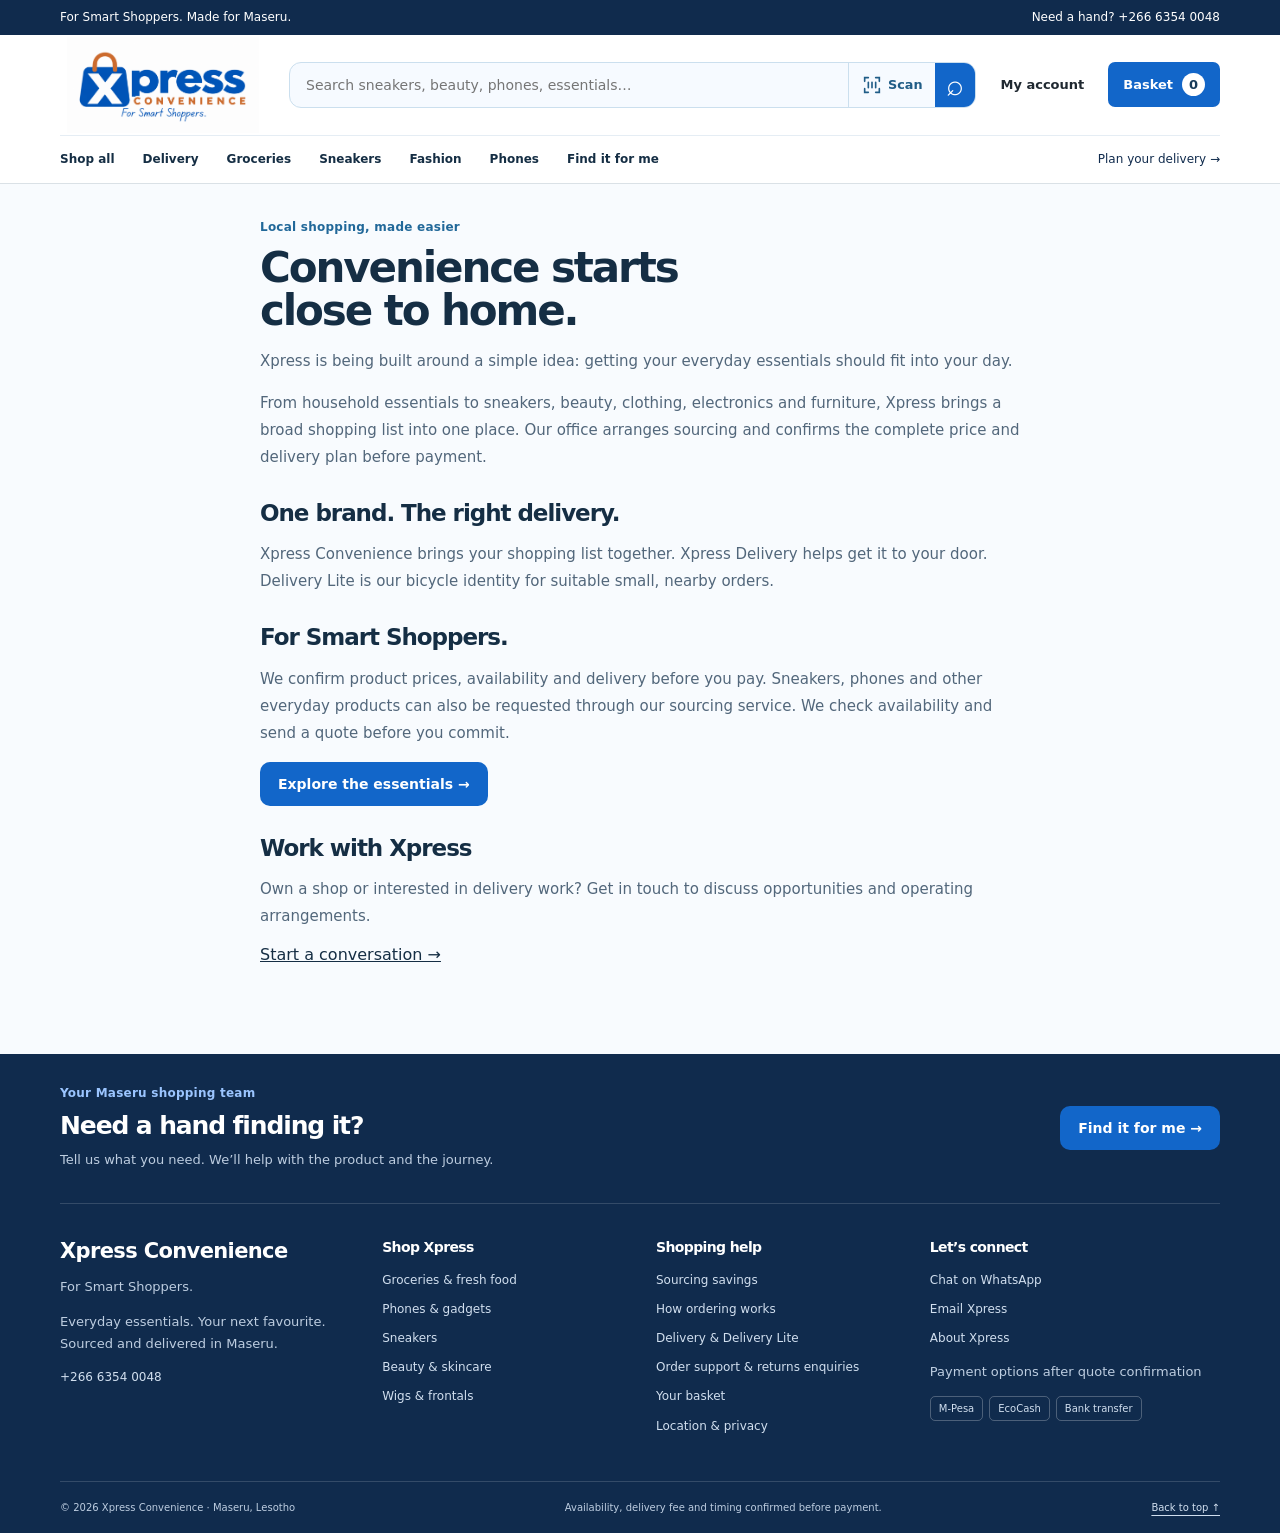
<file: about.html>
<!doctype html><html lang="en"><head><meta name="application-name" content="Xpress Convenience"><meta name="apple-mobile-web-app-title" content="Xpress Convenience"><meta charset="utf-8"><meta name="viewport" content="width=device-width,initial-scale=1"><meta name="theme-color" content="#1266c9"><meta name="description" content="Shop everyday essentials with Xpress Convenience in Maseru. Build a basket and explore Xpress Delivery and Delivery Lite."><title>Our story | Xpress Convenience</title><link rel="manifest" href="manifest.webmanifest"><link rel="icon" href="assets/favicon.svg" type="image/svg+xml"><link rel="stylesheet" href="assets/store.css"><link rel="stylesheet" href="assets/enhancements.css"><link rel="stylesheet" href="assets/retail.css"><link rel="stylesheet" href="assets/xpress.css"><script defer src="assets/imported-catalogue.js"></script><script defer src="assets/market-catalogue.js"></script><script defer src="assets/expanded-catalogue.js"></script><script defer src="assets/maseru-essentials.js"></script><script defer src="assets/departments.js"></script><script defer src="assets/delivery-engine.js"></script><script defer src="assets/navigation.js"></script><script defer src="assets/search-engine.js"></script><script defer src="assets/catalogue-data.js"></script><script defer src="assets/product-details-data.js"></script><script defer src="assets/product-model.js"></script><script defer src="assets/shop.js"></script><link rel="stylesheet" href="assets/sky.css"><link rel="stylesheet" href="assets/product.css"></head><body class="retail" data-page="about"><a class="skip" href="#main">Skip to content</a><div class="retail-top"><div class="wrap"><span>For Smart Shoppers. Made for Maseru.</span><a href="tel:+26663540048">Need a hand? +266 6354 0048</a></div></div><header class="ec-header retail-header"><div class="ec-header-inner"><a aria-label="Xpress Convenience home" class="ec-brand" href="index.html"><img alt="Xpress Convenience" height="1280" src="assets/xpress-blue-logo.png" width="1280"/></a><form action="products.html" class="global-search" role="search"><label class="sr-only" for="global-query">Search products</label><input id="global-query" name="q" placeholder="Search sneakers, beauty, phones, essentials…" type="search"/><a class="scan-search-link" href="scan.html" aria-label="Scan a barcode or product label" title="Scan & search"><svg width="22" height="22" viewBox="0 0 24 24" fill="none" aria-hidden="true"><path d="M8 4H4v4m12-4h4v4M4 16v4h4m12-4v4h-4M8 9v6m4-6v6m4-6v6" stroke="currentColor" stroke-width="1.8" stroke-linecap="round"/></svg><span>Scan</span></a><button aria-label="Search" type="submit">⌕</button></form><a class="account-link" href="account.html">My account</a><a class="ec-basket" href="checkout.html">Basket <span data-cart-count="">0</span></a><button aria-controls="ec-nav" aria-expanded="false" class="ec-menu" type="button">Menu</button></div><div class="retail-nav wrap"><nav aria-label="Main navigation" class="ec-nav" id="ec-nav"><a href="products.html">Shop all</a><a href="delivery.html">Delivery</a><a href="products.html?category=food">Groceries</a><a href="products.html?category=sneakers">Sneakers</a><a href="products.html?category=clothing">Fashion</a><a href="products.html?category=phones">Phones</a><a href="source.html">Find it for me</a><a class="mobile-account" href="account.html">My account</a><button class="ec-install" hidden="" type="button">Install Xpress Convenience</button></nav><a class="delivery-link" href="checkout.html">Plan your delivery →</a></div></header><main id="main"><article class="privacy-content wrap"><span class="kicker">Local shopping, made easier</span><h1>Convenience starts<br>close to home.</h1><p>Xpress is being built around a simple idea: getting your everyday essentials should fit into your day.</p><p>From household essentials to sneakers, beauty, clothing, electronics and furniture, Xpress brings a broad shopping list into one place. Our office arranges sourcing and confirms the complete price and delivery plan before payment.</p><h2>One brand. The right delivery.</h2><p>Xpress Convenience brings your shopping list together. Xpress Delivery helps get it to your door. Delivery Lite is our bicycle identity for suitable small, nearby orders.</p><h2>For Smart Shoppers.</h2><p>We confirm product prices, availability and delivery before you pay. Sneakers, phones and other everyday products can also be requested through our sourcing service. We check availability and send a quote before you commit.</p><a class="button" href="products.html">Explore the essentials →</a><h2>Work with Xpress</h2><p>Own a shop or interested in delivery work? Get in touch to discuss opportunities and operating arrangements.</p><a href="https://wa.me/26663540048">Start a conversation →</a></article></main><footer class="retail-footer xpress-footer"><div class="wrap footer-help"><div><span class="kicker">Your Maseru shopping team</span><h2>Need a hand finding it?</h2><p>Tell us what you need. We’ll help with the product and the journey.</p></div><a class="button" href="source.html">Find it for me →</a></div><div class="wrap footer-grid"><div class="footer-brand"><strong>Xpress Convenience</strong><p>For Smart Shoppers.</p><p>Everyday essentials. Your next favourite. Sourced and delivered in Maseru.</p><a href="tel:+26663540048">+266 6354 0048</a></div><div><h3>Shop Xpress</h3><a href="products.html?category=food">Groceries &amp; fresh food</a><a href="products.html?category=phones">Phones &amp; gadgets</a><a href="products.html?category=sneakers">Sneakers</a><a href="products.html?category=beauty">Beauty &amp; skincare</a><a href="products.html?category=wigs">Wigs &amp; frontals</a></div><div><h3>Shopping help</h3><a href="savings.html">Sourcing savings</a><a href="help.html">How ordering works</a><a href="delivery.html">Delivery &amp; Delivery Lite</a><a href="help.html#aftercare">Order support &amp; returns enquiries</a><a href="checkout.html">Your basket</a><a href="privacy.html">Location &amp; privacy</a></div><div><h3>Let’s connect</h3><a href="https://wa.me/26663540048">Chat on WhatsApp</a><a href="mailto:expressconvenience2.4.7@gmail.com">Email Xpress</a><a href="about.html">About Xpress</a><p>Payment options after quote confirmation</p><div class="payment-tags"><span>M-Pesa</span><span>EcoCash</span><span>Bank transfer</span></div></div></div><div class="wrap footer-bottom"><span>© 2026 Xpress Convenience · Maseru, Lesotho</span><span>Availability, delivery fee and timing confirmed before payment.</span><a href="#main">Back to top ↑</a></div></footer><a class="mobile-cart" href="checkout.html" hidden><span>Your basket · <b data-cart-count>0</b> items</span><strong>Review basket →</strong></a></body></html>
</file>
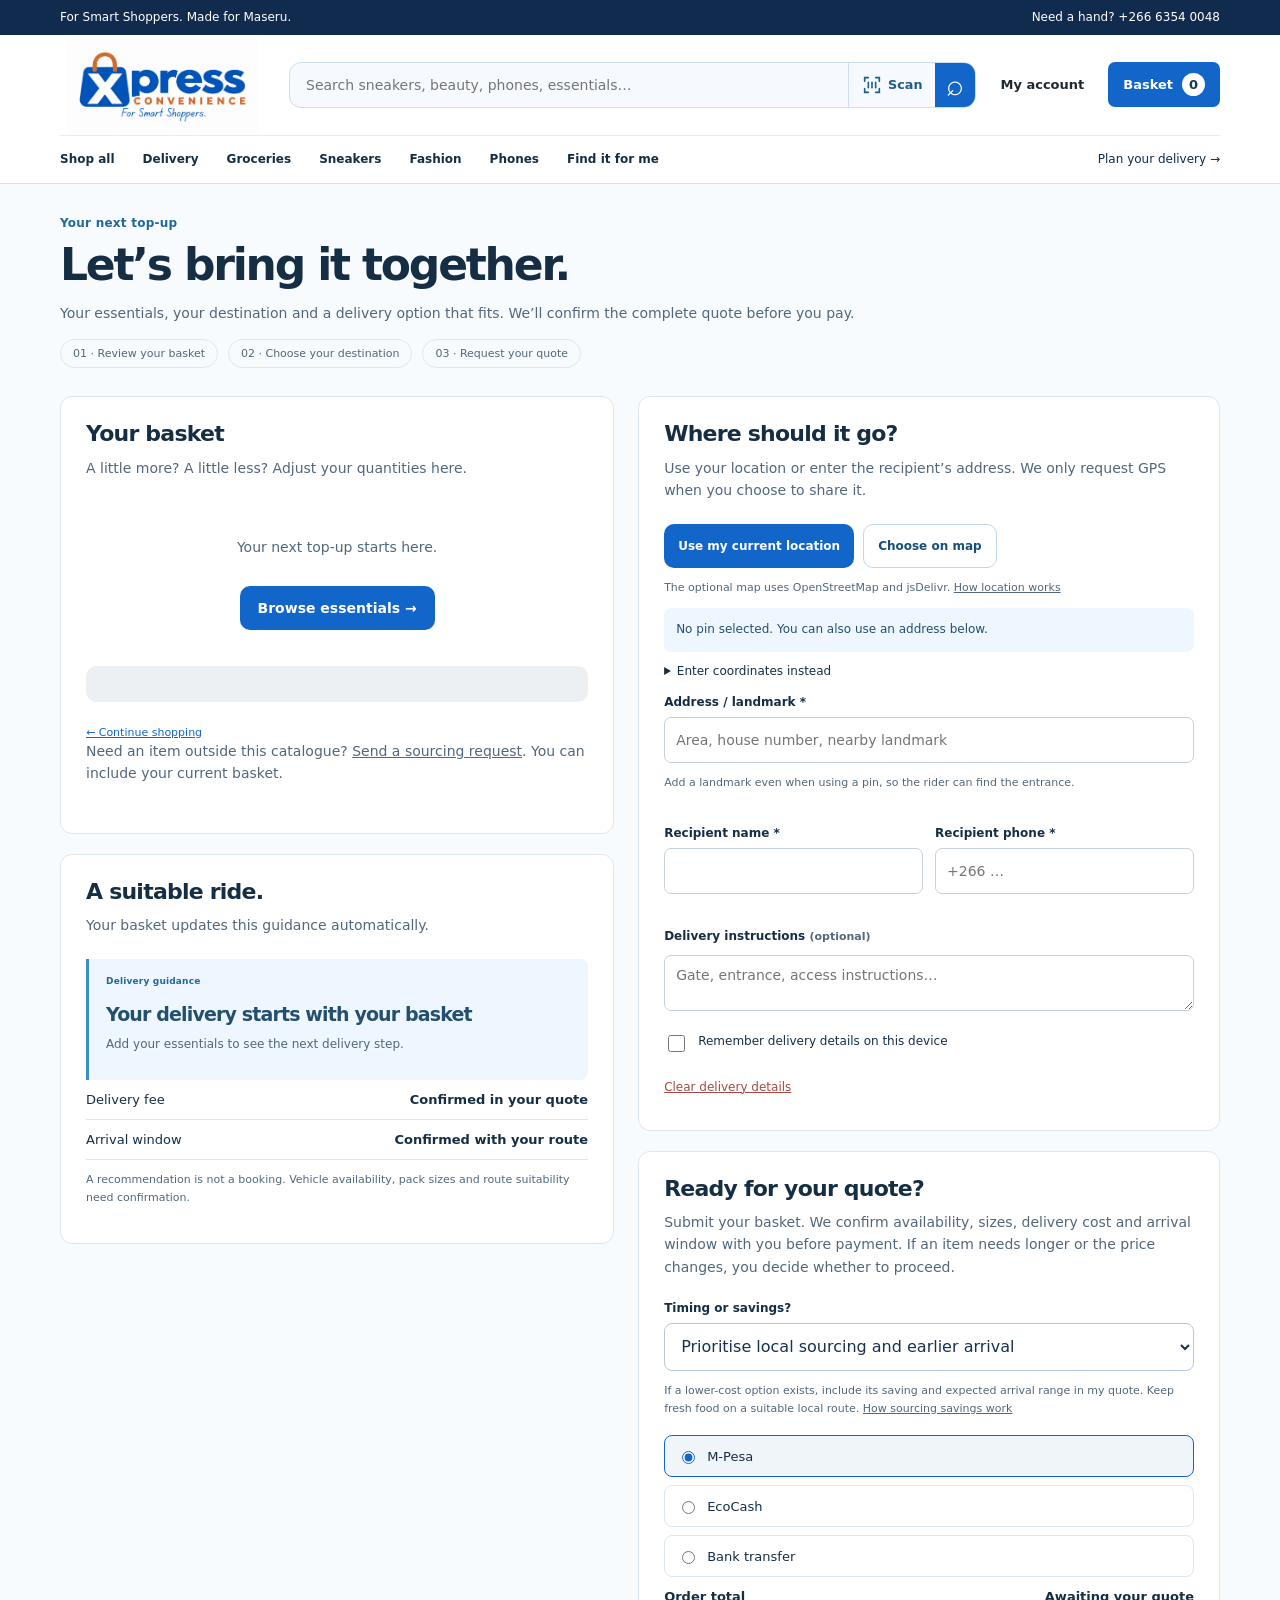
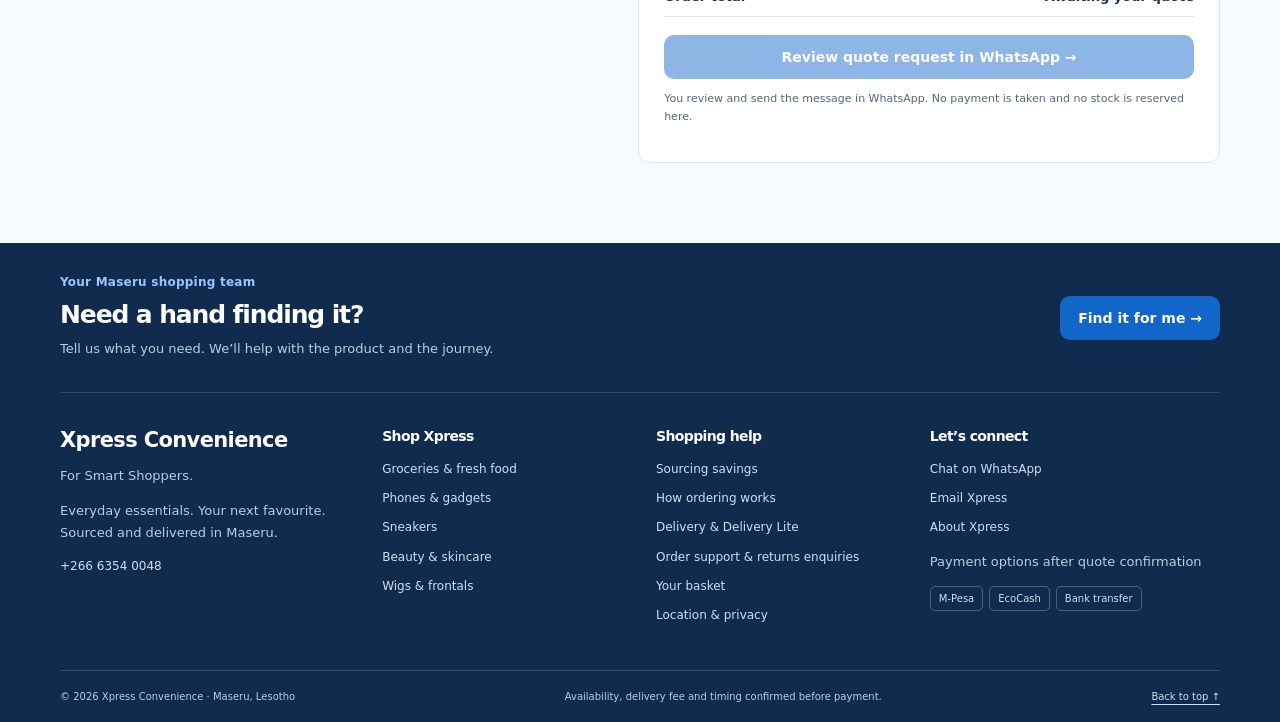
<file: checkout.html>
<!doctype html><html lang="en"><head><meta name="application-name" content="Xpress Convenience"><meta name="apple-mobile-web-app-title" content="Xpress Convenience"><meta charset="utf-8"><meta name="viewport" content="width=device-width,initial-scale=1"><meta name="theme-color" content="#1266c9"><meta name="description" content="Shop everyday essentials with Xpress Convenience in Maseru. Build a basket and explore Xpress Delivery and Delivery Lite."><title>Your basket | Xpress Convenience</title><link rel="manifest" href="manifest.webmanifest"><link rel="icon" href="assets/favicon.svg" type="image/svg+xml"><link rel="stylesheet" href="assets/store.css"><link rel="stylesheet" href="assets/enhancements.css"><link rel="stylesheet" href="assets/retail.css"><link rel="stylesheet" href="assets/xpress.css"><script defer src="assets/imported-catalogue.js"></script><script defer src="assets/market-catalogue.js"></script><script defer src="assets/expanded-catalogue.js"></script><script defer src="assets/maseru-essentials.js"></script><script defer src="assets/departments.js"></script><script defer src="assets/delivery-engine.js"></script><script defer src="assets/navigation.js"></script><script defer src="assets/search-engine.js"></script><script defer src="assets/catalogue-data.js"></script><script defer src="assets/product-details-data.js"></script><script defer src="assets/product-model.js"></script><script defer src="assets/shop.js"></script><script defer src="assets/checkout.js"></script><link rel="stylesheet" href="assets/sky.css"><link rel="stylesheet" href="assets/product.css"></head><body class="retail" data-page="checkout"><a class="skip" href="#main">Skip to content</a><div class="retail-top"><div class="wrap"><span>For Smart Shoppers. Made for Maseru.</span><a href="tel:+26663540048">Need a hand? +266 6354 0048</a></div></div><header class="ec-header retail-header"><div class="ec-header-inner"><a aria-label="Xpress Convenience home" class="ec-brand" href="index.html"><img alt="Xpress Convenience" height="1280" src="assets/xpress-blue-logo.png" width="1280"/></a><form action="products.html" class="global-search" role="search"><label class="sr-only" for="global-query">Search products</label><input id="global-query" name="q" placeholder="Search sneakers, beauty, phones, essentials…" type="search"/><a class="scan-search-link" href="scan.html" aria-label="Scan a barcode or product label" title="Scan & search"><svg width="22" height="22" viewBox="0 0 24 24" fill="none" aria-hidden="true"><path d="M8 4H4v4m12-4h4v4M4 16v4h4m12-4v4h-4M8 9v6m4-6v6m4-6v6" stroke="currentColor" stroke-width="1.8" stroke-linecap="round"/></svg><span>Scan</span></a><button aria-label="Search" type="submit">⌕</button></form><a class="account-link" href="account.html">My account</a><a class="ec-basket" href="checkout.html">Basket <span data-cart-count="">0</span></a><button aria-controls="ec-nav" aria-expanded="false" class="ec-menu" type="button">Menu</button></div><div class="retail-nav wrap"><nav aria-label="Main navigation" class="ec-nav" id="ec-nav"><a href="products.html">Shop all</a><a href="delivery.html">Delivery</a><a href="products.html?category=food">Groceries</a><a href="products.html?category=sneakers">Sneakers</a><a href="products.html?category=clothing">Fashion</a><a href="products.html?category=phones">Phones</a><a href="source.html">Find it for me</a><a class="mobile-account" href="account.html">My account</a><button class="ec-install" hidden="" type="button">Install Xpress Convenience</button></nav><a class="delivery-link" href="checkout.html">Plan your delivery →</a></div></header><main id="main"><section class="checkout-header wrap"><span class="kicker">Your next top-up</span><h1>Let’s bring it together.</h1><p>Your essentials, your destination and a delivery option that fits. We’ll confirm the complete quote before you pay.</p><div class="checkout-steps"><span>01 · Review your basket</span><span>02 · Choose your destination</span><span>03 · Request your quote</span></div></section><section class="checkout-grid wrap"><div class="checkout-stack"><div class="panel"><h2>Your basket</h2><p class="help">A little more? A little less? Adjust your quantities here.</p><div id="cart-items" aria-live="polite"></div><a href="products.html" class="product-detail">← Continue shopping</a><p class="help">Need an item outside this catalogue? <a href="source.html">Send a sourcing request</a>. You can include your current basket.</p><div class="summary-note" id="summary-note">Prices and availability will be confirmed with your quote.</div></div><div class="panel"><h2>A suitable ride.</h2><p class="help">Your basket updates this guidance automatically.</p><div class="recommendation" id="delivery-recommendation" aria-live="polite"><span class="eyebrow">Delivery guidance</span><h3 id="delivery-title"></h3><p id="delivery-reason"></p><p id="delivery-weight"></p></div><div class="summary-row"><span>Delivery fee</span><strong>Confirmed in your quote</strong></div><div class="summary-row"><span>Arrival window</span><strong>Confirmed with your route</strong></div><p class="fineprint">A recommendation is not a booking. Vehicle availability, pack sizes and route suitability need confirmation.</p></div></div><div class="checkout-stack"><div class="panel"><h2>Where should it go?</h2><p class="help">Use your location or enter the recipient’s address. We only request GPS when you choose to share it.</p><div class="location-actions"><button class="button" id="use-location" type="button">Use my current location</button><button class="button outline" id="open-map" type="button">Choose on map</button></div><p class="fineprint">The optional map uses OpenStreetMap and jsDelivr. <a href="privacy.html">How location works</a></p><div id="location-result" class="location-status" role="status">No pin selected. You can also use an address below.</div><div class="map-shell" id="map-shell" hidden><div id="delivery-map" role="region" aria-label="Delivery map; tap to place a pin"></div><p class="fineprint">Tap the map or drag the pin to the correct entrance. You can also enter coordinates below.</p></div><details class="manual-coords"><summary>Enter coordinates instead</summary><div class="coordinate-fields"><div class="field"><label for="manual-lat">Latitude</label><input id="manual-lat" type="number" step="any" min="-90" max="90" placeholder="e.g. -29.31"></div><div class="field"><label for="manual-lng">Longitude</label><input id="manual-lng" type="number" step="any" min="-180" max="180" placeholder="e.g. 27.48"></div></div><button class="button outline" id="apply-coords" type="button">Use these coordinates</button></details><label class="inline-check location-confirm" id="pin-confirm-row" hidden><input type="checkbox" id="confirm-pin"><span>I have checked this pin. It is the delivery destination.</span></label><button class="remove" id="clear-pin" type="button" hidden>Remove this pin</button><div class="field"><label for="delivery-address">Address / landmark <span aria-hidden="true">*</span></label><input id="delivery-address" autocomplete="street-address" maxlength="250" placeholder="Area, house number, nearby landmark" required><p class="fineprint">Add a landmark even when using a pin, so the rider can find the entrance.</p></div><div class="customer-name-grid"><div class="field"><label for="recipient-name">Recipient name <span aria-hidden="true">*</span></label><input id="recipient-name" autocomplete="name" maxlength="80" required></div><div class="field"><label for="recipient-phone">Recipient phone <span aria-hidden="true">*</span></label><input id="recipient-phone" type="tel" autocomplete="tel" maxlength="25" placeholder="+266 …" required></div></div><div class="field"><label for="delivery-notes">Delivery instructions <span class="fineprint">(optional)</span></label><textarea id="delivery-notes" rows="2" maxlength="500" placeholder="Gate, entrance, access instructions…"></textarea></div><label class="inline-check"><input id="remember-location" type="checkbox"><span>Remember delivery details on this device</span></label><button class="remove" id="clear-details" type="button">Clear delivery details</button></div><div class="panel"><h2>Ready for your quote?</h2><p class="help">Submit your basket. We confirm availability, sizes, delivery cost and arrival window with you before payment. If an item needs longer or the price changes, you decide whether to proceed.</p><div class="field"><label for="sourcing-preference">Timing or savings?</label><select id="sourcing-preference"><option value="local">Prioritise local sourcing and earlier arrival</option><option value="flexible">Compare a lower-cost option — I can wait</option></select><p class="fineprint">If a lower-cost option exists, include its saving and expected arrival range in my quote. Keep fresh food on a suitable local route. <a href="savings.html">How sourcing savings work</a></p></div><div class="pay-options" role="radiogroup" aria-label="Payment preference"><label class="pay-option"><input type="radio" name="payment" value="M-Pesa" checked> M-Pesa</label><label class="pay-option"><input type="radio" name="payment" value="EcoCash"> EcoCash</label><label class="pay-option"><input type="radio" name="payment" value="Bank transfer"> Bank transfer</label></div><div class="summary-row quote-total"><span>Order total</span><span>Awaiting your quote</span></div><p id="quote-error" class="quote-error" role="alert" hidden></p><button class="button checkout-action" id="send-enquiry" type="button">Review quote request in WhatsApp →</button><p class="fineprint">You review and send the message in WhatsApp. No payment is taken and no stock is reserved here.</p></div></div></section></main><footer class="retail-footer xpress-footer"><div class="wrap footer-help"><div><span class="kicker">Your Maseru shopping team</span><h2>Need a hand finding it?</h2><p>Tell us what you need. We’ll help with the product and the journey.</p></div><a class="button" href="source.html">Find it for me →</a></div><div class="wrap footer-grid"><div class="footer-brand"><strong>Xpress Convenience</strong><p>For Smart Shoppers.</p><p>Everyday essentials. Your next favourite. Sourced and delivered in Maseru.</p><a href="tel:+26663540048">+266 6354 0048</a></div><div><h3>Shop Xpress</h3><a href="products.html?category=food">Groceries &amp; fresh food</a><a href="products.html?category=phones">Phones &amp; gadgets</a><a href="products.html?category=sneakers">Sneakers</a><a href="products.html?category=beauty">Beauty &amp; skincare</a><a href="products.html?category=wigs">Wigs &amp; frontals</a></div><div><h3>Shopping help</h3><a href="savings.html">Sourcing savings</a><a href="help.html">How ordering works</a><a href="delivery.html">Delivery &amp; Delivery Lite</a><a href="help.html#aftercare">Order support &amp; returns enquiries</a><a href="checkout.html">Your basket</a><a href="privacy.html">Location &amp; privacy</a></div><div><h3>Let’s connect</h3><a href="https://wa.me/26663540048">Chat on WhatsApp</a><a href="mailto:expressconvenience2.4.7@gmail.com">Email Xpress</a><a href="about.html">About Xpress</a><p>Payment options after quote confirmation</p><div class="payment-tags"><span>M-Pesa</span><span>EcoCash</span><span>Bank transfer</span></div></div></div><div class="wrap footer-bottom"><span>© 2026 Xpress Convenience · Maseru, Lesotho</span><span>Availability, delivery fee and timing confirmed before payment.</span><a href="#main">Back to top ↑</a></div></footer><a class="mobile-cart" href="checkout.html" hidden><span>Your basket · <b data-cart-count>0</b> items</span><strong>Review basket →</strong></a></body></html>
</file>
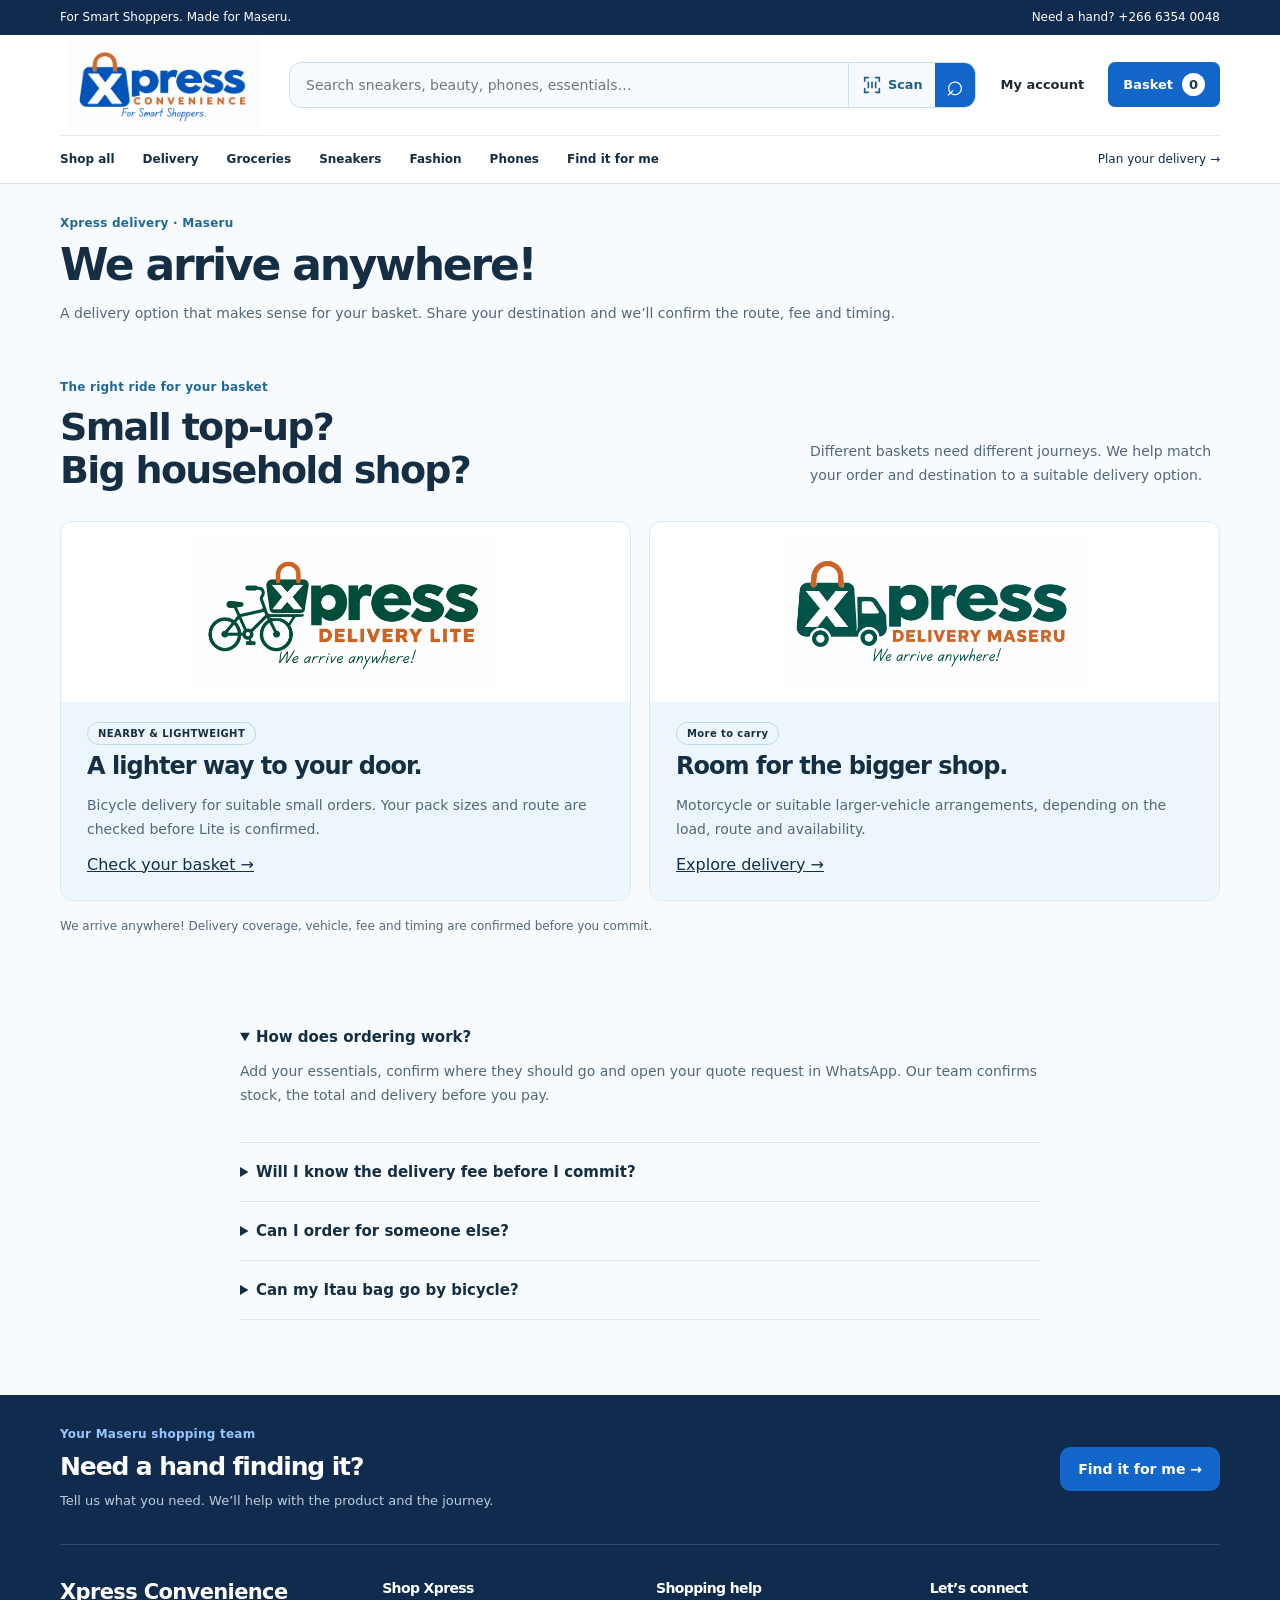
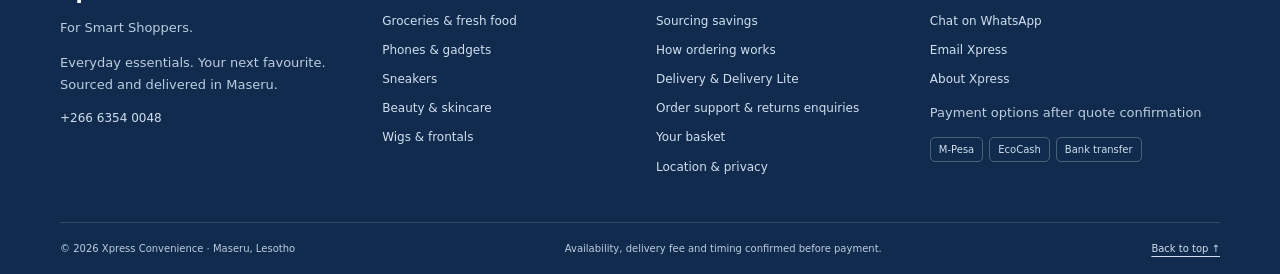
<file: delivery.html>
<!doctype html><html lang="en"><head><meta name="application-name" content="Xpress Convenience"><meta name="apple-mobile-web-app-title" content="Xpress Convenience"><meta charset="utf-8"><meta name="viewport" content="width=device-width,initial-scale=1"><meta name="theme-color" content="#1266c9"><meta name="description" content="Shop everyday essentials with Xpress Convenience in Maseru. Build a basket and explore Xpress Delivery and Delivery Lite."><title>Delivery & Lite | Xpress Convenience</title><link rel="manifest" href="manifest.webmanifest"><link rel="icon" href="assets/favicon.svg" type="image/svg+xml"><link rel="stylesheet" href="assets/store.css"><link rel="stylesheet" href="assets/enhancements.css"><link rel="stylesheet" href="assets/retail.css"><link rel="stylesheet" href="assets/xpress.css"><script defer src="assets/imported-catalogue.js"></script><script defer src="assets/market-catalogue.js"></script><script defer src="assets/expanded-catalogue.js"></script><script defer src="assets/maseru-essentials.js"></script><script defer src="assets/departments.js"></script><script defer src="assets/delivery-engine.js"></script><script defer src="assets/navigation.js"></script><script defer src="assets/search-engine.js"></script><script defer src="assets/catalogue-data.js"></script><script defer src="assets/product-details-data.js"></script><script defer src="assets/product-model.js"></script><script defer src="assets/shop.js"></script><link rel="stylesheet" href="assets/sky.css"><link rel="stylesheet" href="assets/product.css"></head><body class="retail" data-page="delivery-info"><a class="skip" href="#main">Skip to content</a><div class="retail-top"><div class="wrap"><span>For Smart Shoppers. Made for Maseru.</span><a href="tel:+26663540048">Need a hand? +266 6354 0048</a></div></div><header class="ec-header retail-header"><div class="ec-header-inner"><a aria-label="Xpress Convenience home" class="ec-brand" href="index.html"><img alt="Xpress Convenience" height="1280" src="assets/xpress-blue-logo.png" width="1280"/></a><form action="products.html" class="global-search" role="search"><label class="sr-only" for="global-query">Search products</label><input id="global-query" name="q" placeholder="Search sneakers, beauty, phones, essentials…" type="search"/><a class="scan-search-link" href="scan.html" aria-label="Scan a barcode or product label" title="Scan & search"><svg width="22" height="22" viewBox="0 0 24 24" fill="none" aria-hidden="true"><path d="M8 4H4v4m12-4h4v4M4 16v4h4m12-4v4h-4M8 9v6m4-6v6m4-6v6" stroke="currentColor" stroke-width="1.8" stroke-linecap="round"/></svg><span>Scan</span></a><button aria-label="Search" type="submit">⌕</button></form><a class="account-link" href="account.html">My account</a><a class="ec-basket" href="checkout.html">Basket <span data-cart-count="">0</span></a><button aria-controls="ec-nav" aria-expanded="false" class="ec-menu" type="button">Menu</button></div><div class="retail-nav wrap"><nav aria-label="Main navigation" class="ec-nav" id="ec-nav"><a href="products.html">Shop all</a><a href="delivery.html">Delivery</a><a href="products.html?category=food">Groceries</a><a href="products.html?category=sneakers">Sneakers</a><a href="products.html?category=clothing">Fashion</a><a href="products.html?category=phones">Phones</a><a href="source.html">Find it for me</a><a class="mobile-account" href="account.html">My account</a><button class="ec-install" hidden="" type="button">Install Xpress Convenience</button></nav><a class="delivery-link" href="checkout.html">Plan your delivery →</a></div></header><main id="main"><section class="checkout-header wrap"><span class="kicker">Xpress delivery · Maseru</span><h1>We arrive anywhere!</h1><p>A delivery option that makes sense for your basket. Share your destination and we’ll confirm the route, fee and timing.</p></section><section class="delivery-intro wrap" id="delivery-info"><div class="delivery-heading"><div><span class="kicker">The right ride for your basket</span><h2>Small top-up?<br>Big household shop?</h2></div><p>Different baskets need different journeys. We help match your order and destination to a suitable delivery option.</p></div><div class="service-cards"><article class="service-card"><img src="assets/xpress-lite.webp" alt="Xpress Delivery Lite bicycle logo. We arrive anywhere!" width="1200" height="600" loading="lazy"><div class="service-copy"><span class="pill">NEARBY &amp; LIGHTWEIGHT</span><h3>A lighter way to your door.</h3><p>Bicycle delivery for suitable small orders. Your pack sizes and route are checked before Lite is confirmed.</p><a href="checkout.html">Check your basket →</a></div></article><article class="service-card"><img src="assets/xpress-delivery.webp" alt="Xpress Delivery Maseru truck logo. We arrive anywhere!" width="1200" height="600" loading="lazy"><div class="service-copy"><span class="pill">More to carry</span><h3>Room for the bigger shop.</h3><p>Motorcycle or suitable larger-vehicle arrangements, depending on the load, route and availability.</p><a href="delivery.html">Explore delivery →</a></div></article></div><p class="service-footnote">We arrive anywhere! Delivery coverage, vehicle, fee and timing are confirmed before you commit.</p></section><section class="wrap delivery-faq"><details open><summary>How does ordering work?</summary><p>Add your essentials, confirm where they should go and open your quote request in WhatsApp. Our team confirms stock, the total and delivery before you pay.</p></details><details><summary>Will I know the delivery fee before I commit?</summary><p>Yes. We include the delivery arrangement and charge in your confirmed quote. This website does not collect payment or reserve stock.</p></details><details><summary>Can I order for someone else?</summary><p>Yes. Enter their delivery address, recipient name and contact number. Use their destination rather than your current location.</p></details><details><summary>Can my Itau bag go by bicycle?</summary><p>No. A 12.5 kg Itau bag is excluded from Delivery Lite. We will check a suitable vehicle for the full basket.</p></details></section></main><footer class="retail-footer xpress-footer"><div class="wrap footer-help"><div><span class="kicker">Your Maseru shopping team</span><h2>Need a hand finding it?</h2><p>Tell us what you need. We’ll help with the product and the journey.</p></div><a class="button" href="source.html">Find it for me →</a></div><div class="wrap footer-grid"><div class="footer-brand"><strong>Xpress Convenience</strong><p>For Smart Shoppers.</p><p>Everyday essentials. Your next favourite. Sourced and delivered in Maseru.</p><a href="tel:+26663540048">+266 6354 0048</a></div><div><h3>Shop Xpress</h3><a href="products.html?category=food">Groceries &amp; fresh food</a><a href="products.html?category=phones">Phones &amp; gadgets</a><a href="products.html?category=sneakers">Sneakers</a><a href="products.html?category=beauty">Beauty &amp; skincare</a><a href="products.html?category=wigs">Wigs &amp; frontals</a></div><div><h3>Shopping help</h3><a href="savings.html">Sourcing savings</a><a href="help.html">How ordering works</a><a href="delivery.html">Delivery &amp; Delivery Lite</a><a href="help.html#aftercare">Order support &amp; returns enquiries</a><a href="checkout.html">Your basket</a><a href="privacy.html">Location &amp; privacy</a></div><div><h3>Let’s connect</h3><a href="https://wa.me/26663540048">Chat on WhatsApp</a><a href="mailto:expressconvenience2.4.7@gmail.com">Email Xpress</a><a href="about.html">About Xpress</a><p>Payment options after quote confirmation</p><div class="payment-tags"><span>M-Pesa</span><span>EcoCash</span><span>Bank transfer</span></div></div></div><div class="wrap footer-bottom"><span>© 2026 Xpress Convenience · Maseru, Lesotho</span><span>Availability, delivery fee and timing confirmed before payment.</span><a href="#main">Back to top ↑</a></div></footer><a class="mobile-cart" href="checkout.html" hidden><span>Your basket · <b data-cart-count>0</b> items</span><strong>Review basket →</strong></a></body></html>
</file>
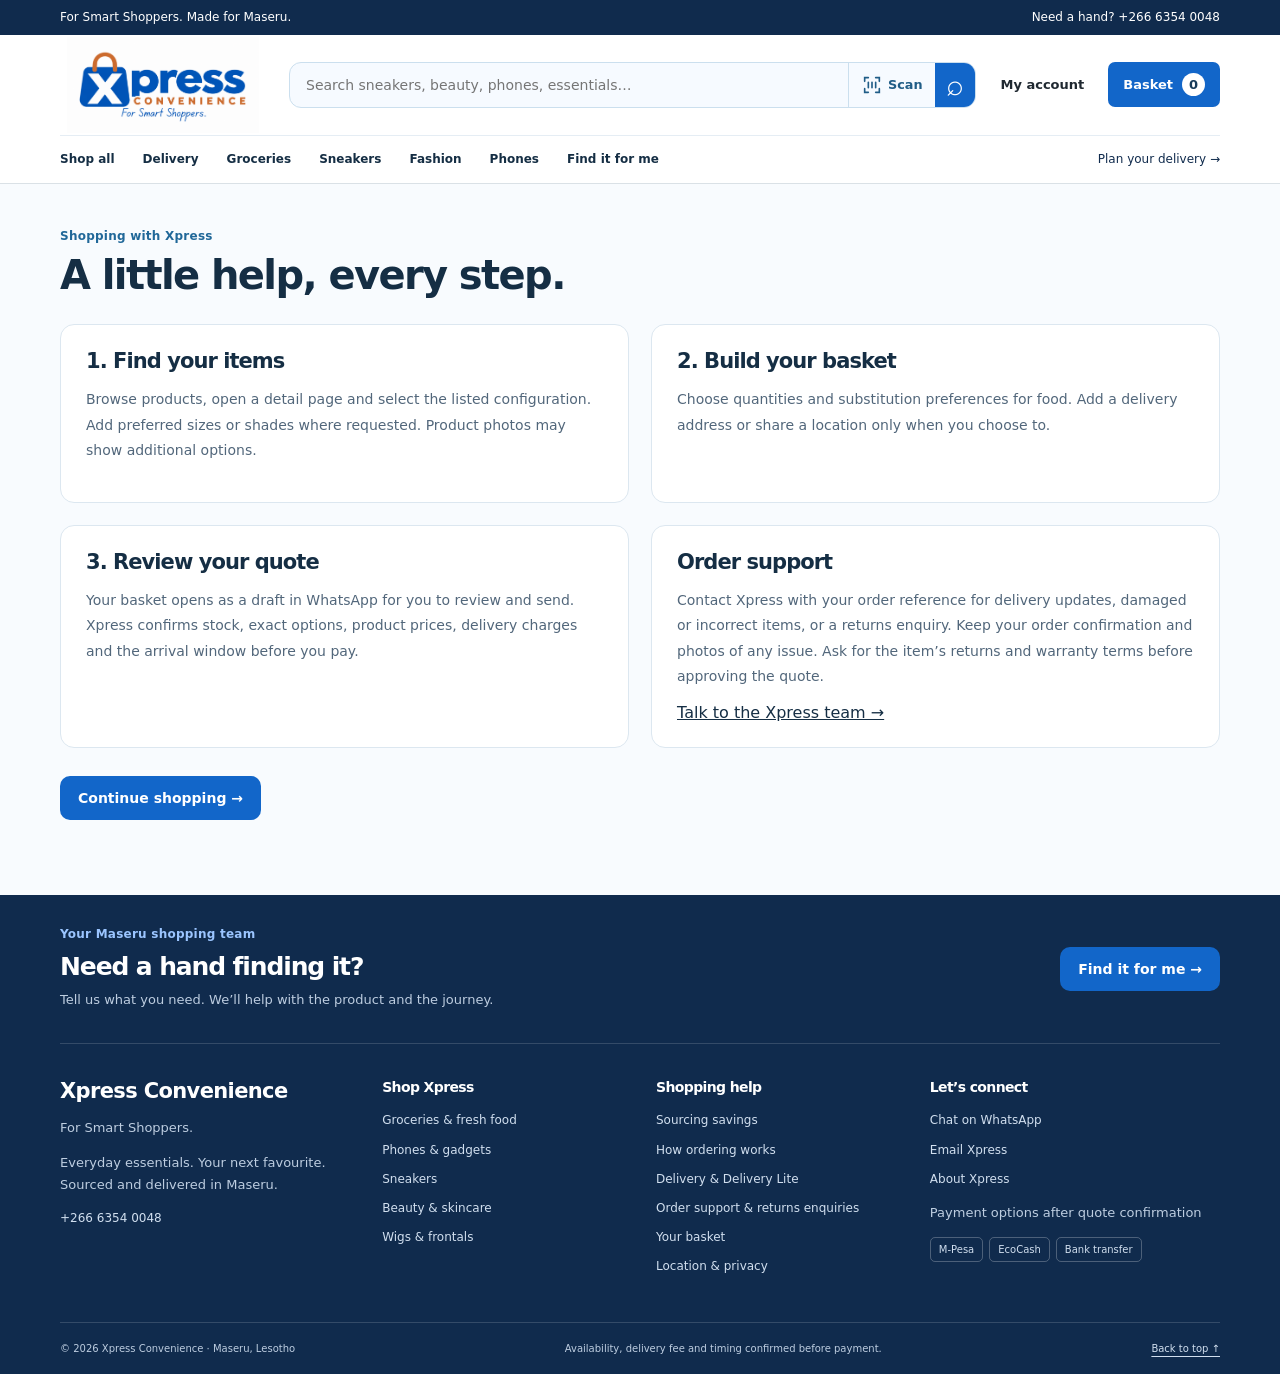
<file: help.html>
<!doctype html><html lang="en"><head><meta name="application-name" content="Xpress Convenience"><meta name="apple-mobile-web-app-title" content="Xpress Convenience"><meta charset="utf-8"><meta name="viewport" content="width=device-width,initial-scale=1"><meta name="theme-color" content="#1266c9"><meta name="description" content="Shop everyday essentials with Xpress Convenience in Maseru. Build a basket and explore Xpress Delivery and Delivery Lite."><title>Shopping help | Xpress Convenience</title><link rel="manifest" href="manifest.webmanifest"><link rel="icon" href="assets/favicon.svg" type="image/svg+xml"><link rel="stylesheet" href="assets/store.css"><link rel="stylesheet" href="assets/enhancements.css"><link rel="stylesheet" href="assets/retail.css"><link rel="stylesheet" href="assets/xpress.css"><script defer src="assets/imported-catalogue.js"></script><script defer src="assets/market-catalogue.js"></script><script defer src="assets/expanded-catalogue.js"></script><script defer src="assets/maseru-essentials.js"></script><script defer src="assets/departments.js"></script><script defer src="assets/delivery-engine.js"></script><script defer src="assets/navigation.js"></script><script defer src="assets/search-engine.js"></script><script defer src="assets/catalogue-data.js"></script><script defer src="assets/product-details-data.js"></script><script defer src="assets/product-model.js"></script><script defer src="assets/shop.js"></script><link rel="stylesheet" href="assets/departments.css"><link rel="stylesheet" href="assets/sky.css"><link rel="stylesheet" href="assets/product.css"></head><body class="retail" data-page="help"><a class="skip" href="#main">Skip to content</a><div class="retail-top"><div class="wrap"><span>For Smart Shoppers. Made for Maseru.</span><a href="tel:+26663540048">Need a hand? +266 6354 0048</a></div></div><header class="ec-header retail-header"><div class="ec-header-inner"><a aria-label="Xpress Convenience home" class="ec-brand" href="index.html"><img alt="Xpress Convenience" height="1280" src="assets/xpress-blue-logo.png" width="1280"/></a><form action="products.html" class="global-search" role="search"><label class="sr-only" for="global-query">Search products</label><input id="global-query" name="q" placeholder="Search sneakers, beauty, phones, essentials…" type="search"/><a class="scan-search-link" href="scan.html" aria-label="Scan a barcode or product label" title="Scan & search"><svg width="22" height="22" viewBox="0 0 24 24" fill="none" aria-hidden="true"><path d="M8 4H4v4m12-4h4v4M4 16v4h4m12-4v4h-4M8 9v6m4-6v6m4-6v6" stroke="currentColor" stroke-width="1.8" stroke-linecap="round"/></svg><span>Scan</span></a><button aria-label="Search" type="submit">⌕</button></form><a class="account-link" href="account.html">My account</a><a class="ec-basket" href="checkout.html">Basket <span data-cart-count="">0</span></a><button aria-controls="ec-nav" aria-expanded="false" class="ec-menu" type="button">Menu</button></div><div class="retail-nav wrap"><nav aria-label="Main navigation" class="ec-nav" id="ec-nav"><a href="products.html">Shop all</a><a href="delivery.html">Delivery</a><a href="products.html?category=food">Groceries</a><a href="products.html?category=sneakers">Sneakers</a><a href="products.html?category=clothing">Fashion</a><a href="products.html?category=phones">Phones</a><a href="source.html">Find it for me</a><a class="mobile-account" href="account.html">My account</a><button class="ec-install" hidden="" type="button">Install Xpress Convenience</button></nav><a class="delivery-link" href="checkout.html">Plan your delivery →</a></div></header><main id="main" class="wrap help-page"><span class="kicker">Shopping with Xpress</span><h1>A little help, every step.</h1><div class="help-grid"><section><h2>1. Find your items</h2><p>Browse products, open a detail page and select the listed configuration. Add preferred sizes or shades where requested. Product photos may show additional options.</p></section><section><h2>2. Build your basket</h2><p>Choose quantities and substitution preferences for food. Add a delivery address or share a location only when you choose to.</p></section><section><h2>3. Review your quote</h2><p>Your basket opens as a draft in WhatsApp for you to review and send. Xpress confirms stock, exact options, product prices, delivery charges and the arrival window before you pay.</p></section><section id="aftercare"><h2>Order support</h2><p>Contact Xpress with your order reference for delivery updates, damaged or incorrect items, or a returns enquiry. Keep your order confirmation and photos of any issue. Ask for the item’s returns and warranty terms before approving the quote.</p><a href="https://wa.me/26663540048">Talk to the Xpress team →</a></section></div><a class="button" href="products.html">Continue shopping →</a></main><footer class="retail-footer xpress-footer"><div class="wrap footer-help"><div><span class="kicker">Your Maseru shopping team</span><h2>Need a hand finding it?</h2><p>Tell us what you need. We’ll help with the product and the journey.</p></div><a class="button" href="source.html">Find it for me →</a></div><div class="wrap footer-grid"><div class="footer-brand"><strong>Xpress Convenience</strong><p>For Smart Shoppers.</p><p>Everyday essentials. Your next favourite. Sourced and delivered in Maseru.</p><a href="tel:+26663540048">+266 6354 0048</a></div><div><h3>Shop Xpress</h3><a href="products.html?category=food">Groceries &amp; fresh food</a><a href="products.html?category=phones">Phones &amp; gadgets</a><a href="products.html?category=sneakers">Sneakers</a><a href="products.html?category=beauty">Beauty &amp; skincare</a><a href="products.html?category=wigs">Wigs &amp; frontals</a></div><div><h3>Shopping help</h3><a href="savings.html">Sourcing savings</a><a href="help.html">How ordering works</a><a href="delivery.html">Delivery &amp; Delivery Lite</a><a href="help.html#aftercare">Order support &amp; returns enquiries</a><a href="checkout.html">Your basket</a><a href="privacy.html">Location &amp; privacy</a></div><div><h3>Let’s connect</h3><a href="https://wa.me/26663540048">Chat on WhatsApp</a><a href="mailto:expressconvenience2.4.7@gmail.com">Email Xpress</a><a href="about.html">About Xpress</a><p>Payment options after quote confirmation</p><div class="payment-tags"><span>M-Pesa</span><span>EcoCash</span><span>Bank transfer</span></div></div></div><div class="wrap footer-bottom"><span>© 2026 Xpress Convenience · Maseru, Lesotho</span><span>Availability, delivery fee and timing confirmed before payment.</span><a href="#main">Back to top ↑</a></div></footer><a class="mobile-cart" href="checkout.html" hidden><span>Your basket · <b data-cart-count>0</b> items</span><strong>Review basket →</strong></a></body></html>
</file>
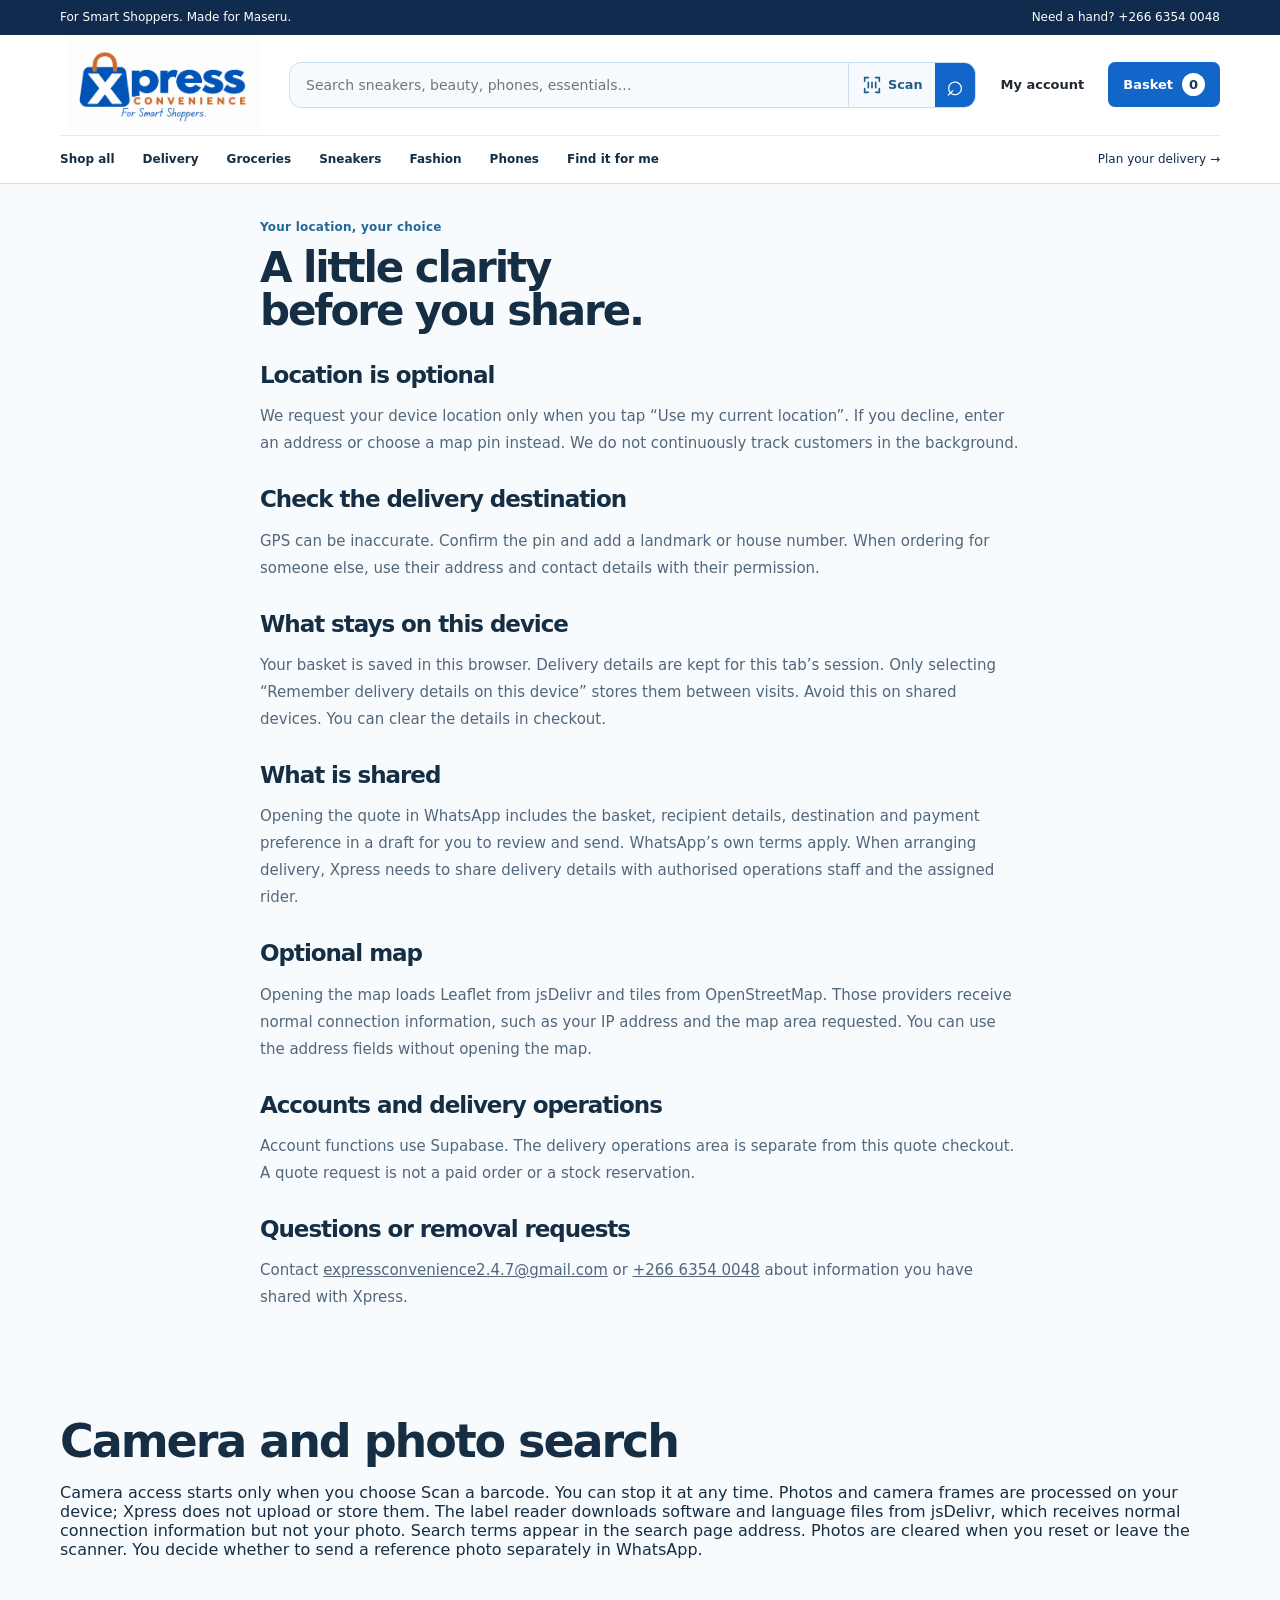
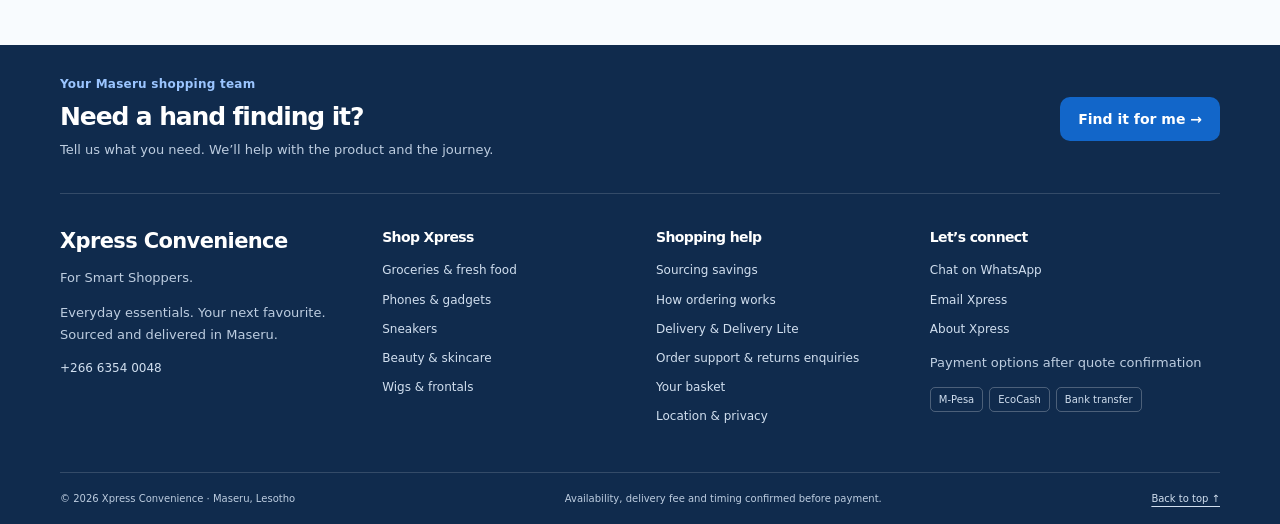
<file: privacy.html>
<!doctype html><html lang="en"><head><meta name="application-name" content="Xpress Convenience"><meta name="apple-mobile-web-app-title" content="Xpress Convenience"><meta charset="utf-8"><meta name="viewport" content="width=device-width,initial-scale=1"><meta name="theme-color" content="#1266c9"><meta name="description" content="Shop everyday essentials with Xpress Convenience in Maseru. Build a basket and explore Xpress Delivery and Delivery Lite."><title>Location & privacy | Xpress Convenience</title><link rel="manifest" href="manifest.webmanifest"><link rel="icon" href="assets/favicon.svg" type="image/svg+xml"><link rel="stylesheet" href="assets/store.css"><link rel="stylesheet" href="assets/enhancements.css"><link rel="stylesheet" href="assets/retail.css"><link rel="stylesheet" href="assets/xpress.css"><script defer src="assets/imported-catalogue.js"></script><script defer src="assets/market-catalogue.js"></script><script defer src="assets/expanded-catalogue.js"></script><script defer src="assets/maseru-essentials.js"></script><script defer src="assets/departments.js"></script><script defer src="assets/delivery-engine.js"></script><script defer src="assets/navigation.js"></script><script defer src="assets/search-engine.js"></script><script defer src="assets/catalogue-data.js"></script><script defer src="assets/product-details-data.js"></script><script defer src="assets/product-model.js"></script><script defer src="assets/shop.js"></script><link rel="stylesheet" href="assets/sky.css"><link rel="stylesheet" href="assets/product.css"></head><body class="retail" data-page="privacy"><a class="skip" href="#main">Skip to content</a><div class="retail-top"><div class="wrap"><span>For Smart Shoppers. Made for Maseru.</span><a href="tel:+26663540048">Need a hand? +266 6354 0048</a></div></div><header class="ec-header retail-header"><div class="ec-header-inner"><a aria-label="Xpress Convenience home" class="ec-brand" href="index.html"><img alt="Xpress Convenience" height="1280" src="assets/xpress-blue-logo.png" width="1280"/></a><form action="products.html" class="global-search" role="search"><label class="sr-only" for="global-query">Search products</label><input id="global-query" name="q" placeholder="Search sneakers, beauty, phones, essentials…" type="search"/><a class="scan-search-link" href="scan.html" aria-label="Scan a barcode or product label" title="Scan & search"><svg width="22" height="22" viewBox="0 0 24 24" fill="none" aria-hidden="true"><path d="M8 4H4v4m12-4h4v4M4 16v4h4m12-4v4h-4M8 9v6m4-6v6m4-6v6" stroke="currentColor" stroke-width="1.8" stroke-linecap="round"/></svg><span>Scan</span></a><button aria-label="Search" type="submit">⌕</button></form><a class="account-link" href="account.html">My account</a><a class="ec-basket" href="checkout.html">Basket <span data-cart-count="">0</span></a><button aria-controls="ec-nav" aria-expanded="false" class="ec-menu" type="button">Menu</button></div><div class="retail-nav wrap"><nav aria-label="Main navigation" class="ec-nav" id="ec-nav"><a href="products.html">Shop all</a><a href="delivery.html">Delivery</a><a href="products.html?category=food">Groceries</a><a href="products.html?category=sneakers">Sneakers</a><a href="products.html?category=clothing">Fashion</a><a href="products.html?category=phones">Phones</a><a href="source.html">Find it for me</a><a class="mobile-account" href="account.html">My account</a><button class="ec-install" hidden="" type="button">Install Xpress Convenience</button></nav><a class="delivery-link" href="checkout.html">Plan your delivery →</a></div></header><main id="main"><article class="privacy-content wrap"><span class="kicker">Your location, your choice</span><h1>A little clarity<br>before you share.</h1><h2>Location is optional</h2><p>We request your device location only when you tap “Use my current location”. If you decline, enter an address or choose a map pin instead. We do not continuously track customers in the background.</p><h2>Check the delivery destination</h2><p>GPS can be inaccurate. Confirm the pin and add a landmark or house number. When ordering for someone else, use their address and contact details with their permission.</p><h2>What stays on this device</h2><p>Your basket is saved in this browser. Delivery details are kept for this tab’s session. Only selecting “Remember delivery details on this device” stores them between visits. Avoid this on shared devices. You can clear the details in checkout.</p><h2>What is shared</h2><p>Opening the quote in WhatsApp includes the basket, recipient details, destination and payment preference in a draft for you to review and send. WhatsApp’s own terms apply. When arranging delivery, Xpress needs to share delivery details with authorised operations staff and the assigned rider.</p><h2>Optional map</h2><p>Opening the map loads Leaflet from jsDelivr and tiles from OpenStreetMap. Those providers receive normal connection information, such as your IP address and the map area requested. You can use the address fields without opening the map.</p><h2>Accounts and delivery operations</h2><p>Account functions use Supabase. The delivery operations area is separate from this quote checkout. A quote request is not a paid order or a stock reservation.</p><h2>Questions or removal requests</h2><p>Contact <a href="mailto:expressconvenience2.4.7@gmail.com">expressconvenience2.4.7@gmail.com</a> or <a href="tel:+26663540048">+266 6354 0048</a> about information you have shared with Xpress.</p></article><section class="wrap scan-privacy"><h2>Camera and photo search</h2><p>Camera access starts only when you choose Scan a barcode. You can stop it at any time. Photos and camera frames are processed on your device; Xpress does not upload or store them. The label reader downloads software and language files from jsDelivr, which receives normal connection information but not your photo. Search terms appear in the search page address. Photos are cleared when you reset or leave the scanner. You decide whether to send a reference photo separately in WhatsApp.</p></section></main><footer class="retail-footer xpress-footer"><div class="wrap footer-help"><div><span class="kicker">Your Maseru shopping team</span><h2>Need a hand finding it?</h2><p>Tell us what you need. We’ll help with the product and the journey.</p></div><a class="button" href="source.html">Find it for me →</a></div><div class="wrap footer-grid"><div class="footer-brand"><strong>Xpress Convenience</strong><p>For Smart Shoppers.</p><p>Everyday essentials. Your next favourite. Sourced and delivered in Maseru.</p><a href="tel:+26663540048">+266 6354 0048</a></div><div><h3>Shop Xpress</h3><a href="products.html?category=food">Groceries &amp; fresh food</a><a href="products.html?category=phones">Phones &amp; gadgets</a><a href="products.html?category=sneakers">Sneakers</a><a href="products.html?category=beauty">Beauty &amp; skincare</a><a href="products.html?category=wigs">Wigs &amp; frontals</a></div><div><h3>Shopping help</h3><a href="savings.html">Sourcing savings</a><a href="help.html">How ordering works</a><a href="delivery.html">Delivery &amp; Delivery Lite</a><a href="help.html#aftercare">Order support &amp; returns enquiries</a><a href="checkout.html">Your basket</a><a href="privacy.html">Location &amp; privacy</a></div><div><h3>Let’s connect</h3><a href="https://wa.me/26663540048">Chat on WhatsApp</a><a href="mailto:expressconvenience2.4.7@gmail.com">Email Xpress</a><a href="about.html">About Xpress</a><p>Payment options after quote confirmation</p><div class="payment-tags"><span>M-Pesa</span><span>EcoCash</span><span>Bank transfer</span></div></div></div><div class="wrap footer-bottom"><span>© 2026 Xpress Convenience · Maseru, Lesotho</span><span>Availability, delivery fee and timing confirmed before payment.</span><a href="#main">Back to top ↑</a></div></footer><a class="mobile-cart" href="checkout.html" hidden><span>Your basket · <b data-cart-count>0</b> items</span><strong>Review basket →</strong></a></body></html>
</file>
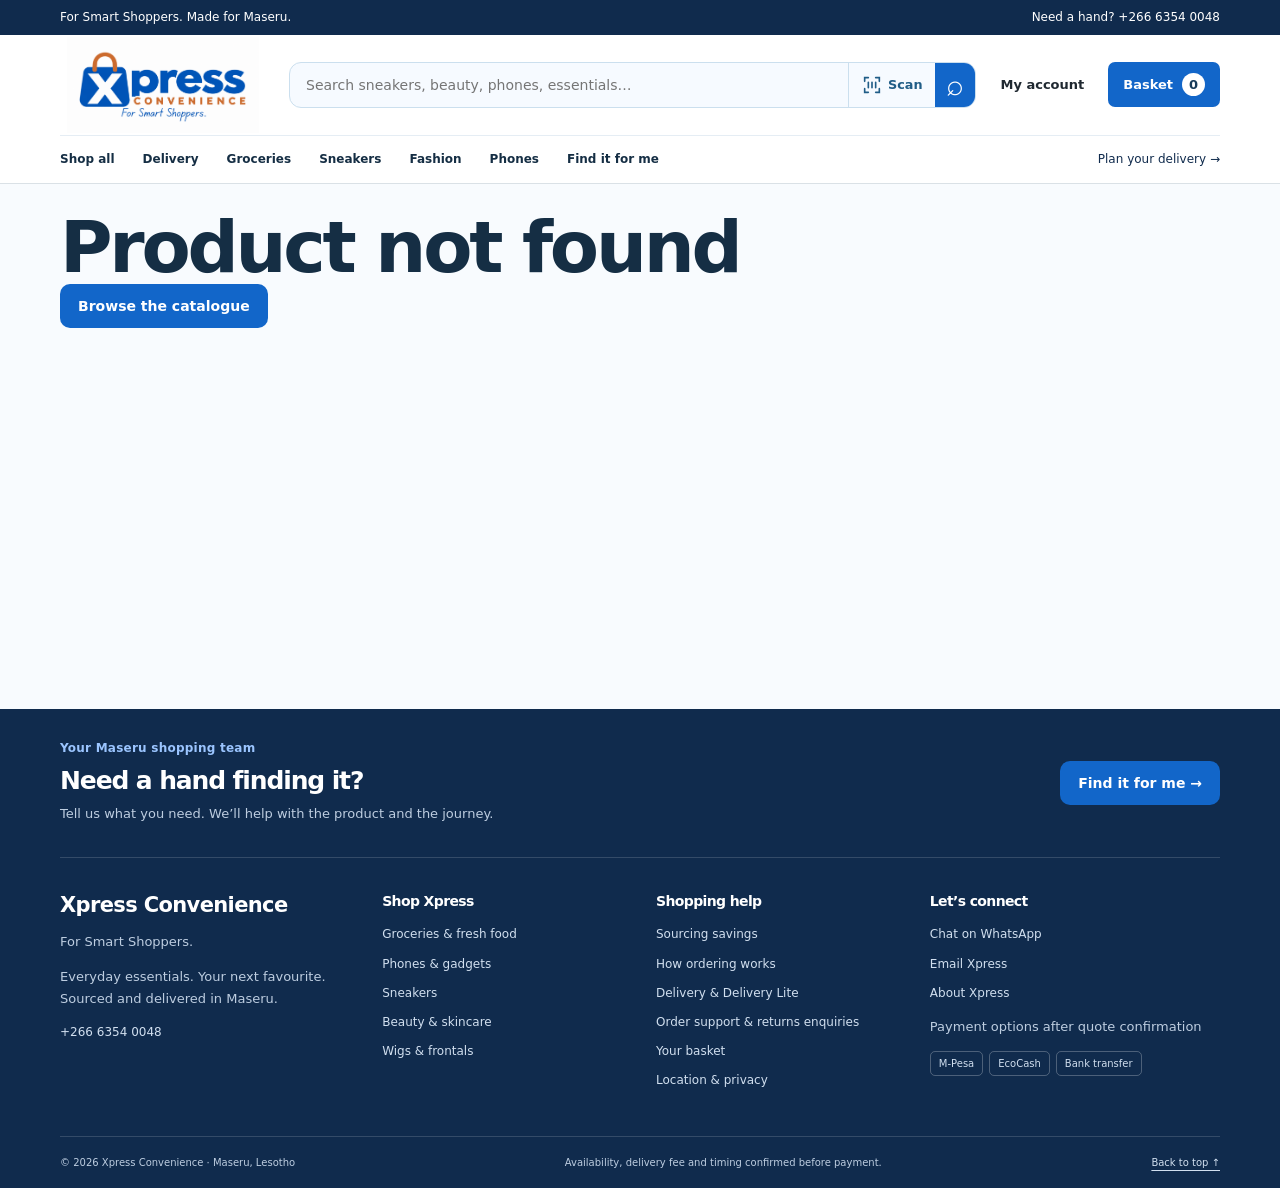
<file: product.html>
<!doctype html><html lang="en"><head><meta name="application-name" content="Xpress Convenience"><meta name="apple-mobile-web-app-title" content="Xpress Convenience"><meta charset="utf-8"><meta name="viewport" content="width=device-width,initial-scale=1"><meta name="theme-color" content="#1266c9"><meta name="description" content="Shop everyday essentials with Xpress Convenience in Maseru. Build a basket and explore Xpress Delivery and Delivery Lite."><title>Your Maseru shopping search | Xpress Convenience</title><link rel="manifest" href="manifest.webmanifest"><link rel="icon" href="assets/favicon.svg" type="image/svg+xml"><link rel="stylesheet" href="assets/store.css"><link rel="stylesheet" href="assets/enhancements.css"><link rel="stylesheet" href="assets/retail.css"><link rel="stylesheet" href="assets/xpress.css"><script defer src="assets/imported-catalogue.js"></script><script defer src="assets/market-catalogue.js"></script><script defer src="assets/expanded-catalogue.js"></script><script defer src="assets/maseru-essentials.js"></script><script defer src="assets/departments.js"></script><script defer src="assets/delivery-engine.js"></script><script defer src="assets/navigation.js"></script><script defer src="assets/search-engine.js"></script><script defer src="assets/catalogue-data.js"></script><script defer src="assets/product-details-data.js"></script><script defer src="assets/product-model.js"></script><script defer src="assets/product.js"></script><link rel="stylesheet" href="assets/departments.css"><link rel="stylesheet" href="assets/sky.css"><link rel="stylesheet" href="assets/product.css"></head><body class="retail" data-page="product"><a class="skip" href="#main">Skip to content</a><div class="retail-top"><div class="wrap"><span>For Smart Shoppers. Made for Maseru.</span><a href="tel:+26663540048">Need a hand? +266 6354 0048</a></div></div><header class="ec-header retail-header"><div class="ec-header-inner"><a aria-label="Xpress Convenience home" class="ec-brand" href="index.html"><img alt="Xpress Convenience" height="1280" src="assets/xpress-blue-logo.png" width="1280"/></a><form action="products.html" class="global-search" role="search"><label class="sr-only" for="global-query">Search products</label><input id="global-query" name="q" placeholder="Search sneakers, beauty, phones, essentials…" type="search"/><a class="scan-search-link" href="scan.html" aria-label="Scan a barcode or product label" title="Scan & search"><svg width="22" height="22" viewBox="0 0 24 24" fill="none" aria-hidden="true"><path d="M8 4H4v4m12-4h4v4M4 16v4h4m12-4v4h-4M8 9v6m4-6v6m4-6v6" stroke="currentColor" stroke-width="1.8" stroke-linecap="round"/></svg><span>Scan</span></a><button aria-label="Search" type="submit">⌕</button></form><a class="account-link" href="account.html">My account</a><a class="ec-basket" href="checkout.html">Basket <span data-cart-count="">0</span></a><button aria-controls="ec-nav" aria-expanded="false" class="ec-menu" type="button">Menu</button></div><div class="retail-nav wrap"><nav aria-label="Main navigation" class="ec-nav" id="ec-nav"><a href="products.html">Shop all</a><a href="delivery.html">Delivery</a><a href="products.html?category=food">Groceries</a><a href="products.html?category=sneakers">Sneakers</a><a href="products.html?category=clothing">Fashion</a><a href="products.html?category=phones">Phones</a><a href="source.html">Find it for me</a><a class="mobile-account" href="account.html">My account</a><button class="ec-install" hidden="" type="button">Install Xpress Convenience</button></nav><a class="delivery-link" href="checkout.html">Plan your delivery →</a></div></header><main id="main" class="wrap product-page"><div id="product-detail"></div></main><footer class="retail-footer xpress-footer"><div class="wrap footer-help"><div><span class="kicker">Your Maseru shopping team</span><h2>Need a hand finding it?</h2><p>Tell us what you need. We’ll help with the product and the journey.</p></div><a class="button" href="source.html">Find it for me →</a></div><div class="wrap footer-grid"><div class="footer-brand"><strong>Xpress Convenience</strong><p>For Smart Shoppers.</p><p>Everyday essentials. Your next favourite. Sourced and delivered in Maseru.</p><a href="tel:+26663540048">+266 6354 0048</a></div><div><h3>Shop Xpress</h3><a href="products.html?category=food">Groceries &amp; fresh food</a><a href="products.html?category=phones">Phones &amp; gadgets</a><a href="products.html?category=sneakers">Sneakers</a><a href="products.html?category=beauty">Beauty &amp; skincare</a><a href="products.html?category=wigs">Wigs &amp; frontals</a></div><div><h3>Shopping help</h3><a href="savings.html">Sourcing savings</a><a href="help.html">How ordering works</a><a href="delivery.html">Delivery &amp; Delivery Lite</a><a href="help.html#aftercare">Order support &amp; returns enquiries</a><a href="checkout.html">Your basket</a><a href="privacy.html">Location &amp; privacy</a></div><div><h3>Let’s connect</h3><a href="https://wa.me/26663540048">Chat on WhatsApp</a><a href="mailto:expressconvenience2.4.7@gmail.com">Email Xpress</a><a href="about.html">About Xpress</a><p>Payment options after quote confirmation</p><div class="payment-tags"><span>M-Pesa</span><span>EcoCash</span><span>Bank transfer</span></div></div></div><div class="wrap footer-bottom"><span>© 2026 Xpress Convenience · Maseru, Lesotho</span><span>Availability, delivery fee and timing confirmed before payment.</span><a href="#main">Back to top ↑</a></div></footer><a class="mobile-cart" href="checkout.html" hidden><span>Your basket · <b data-cart-count>0</b> items</span><strong>Review basket →</strong></a></body></html>
</file>
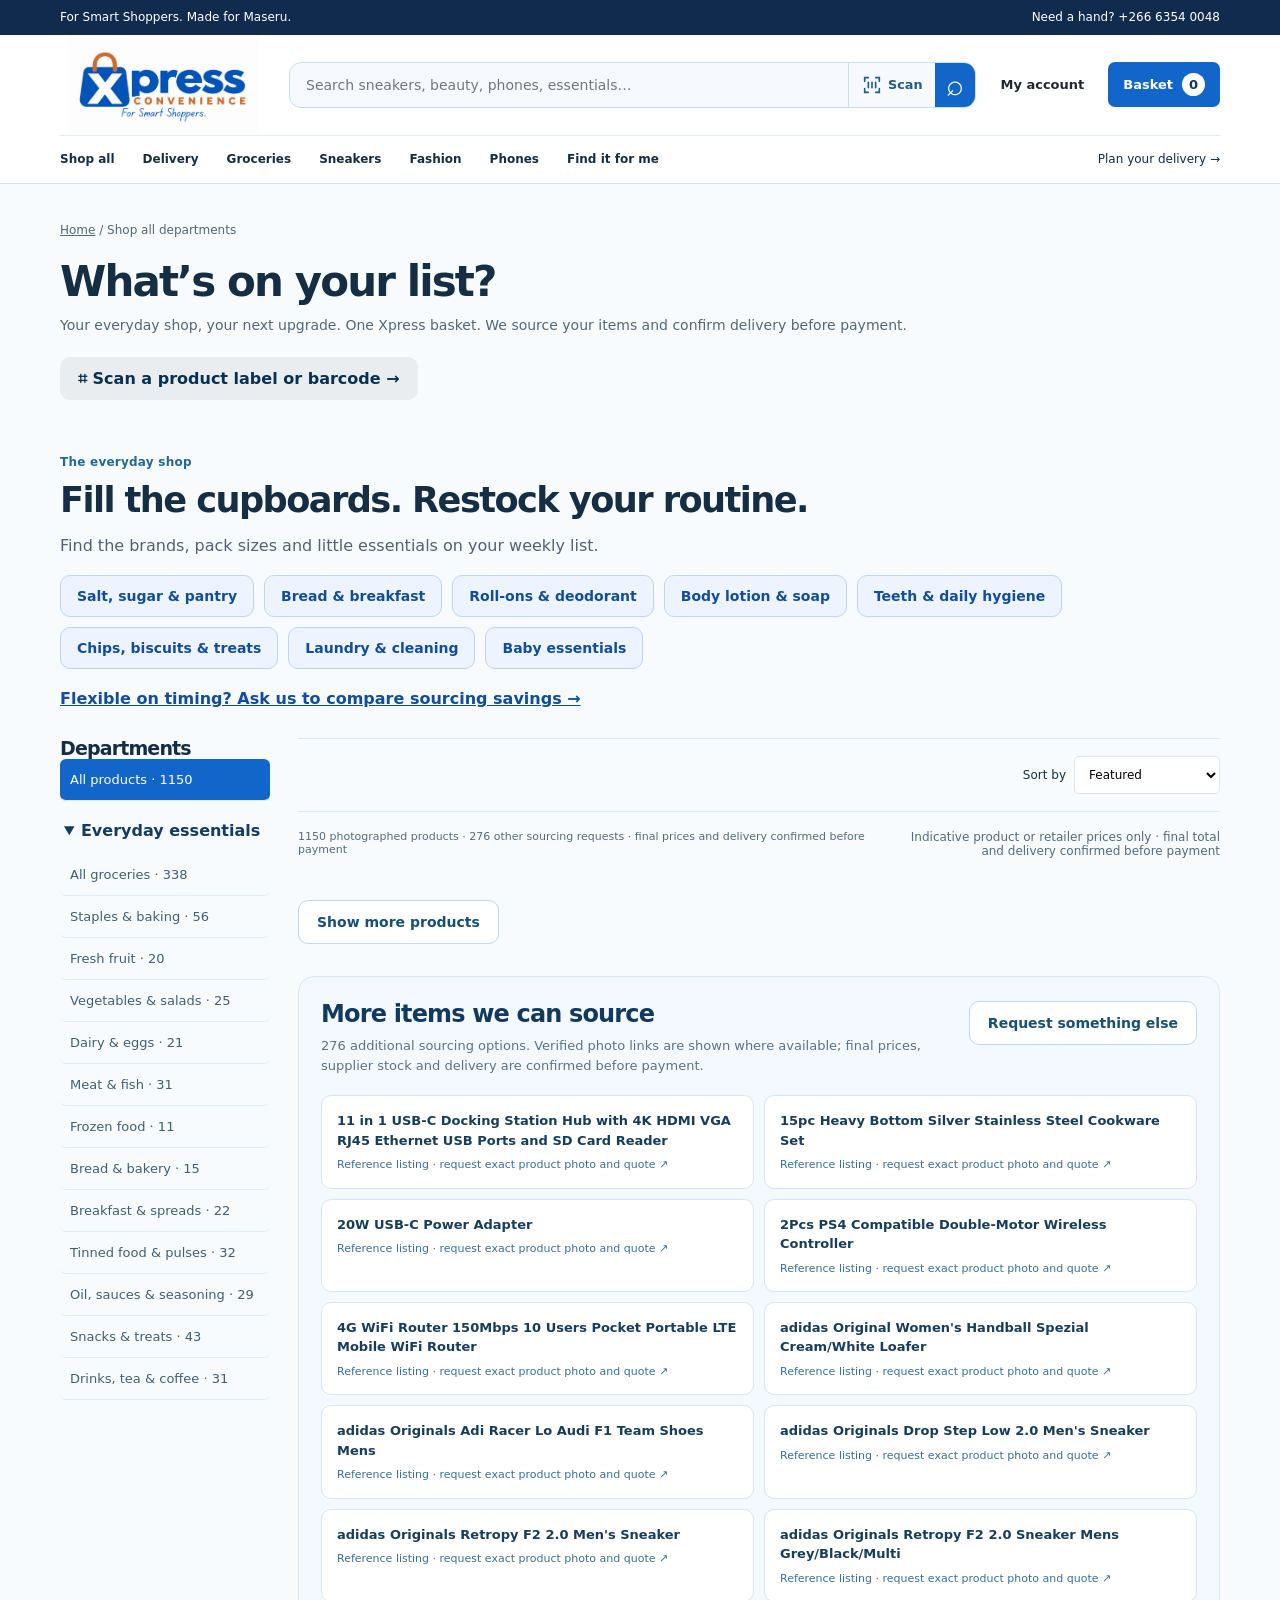
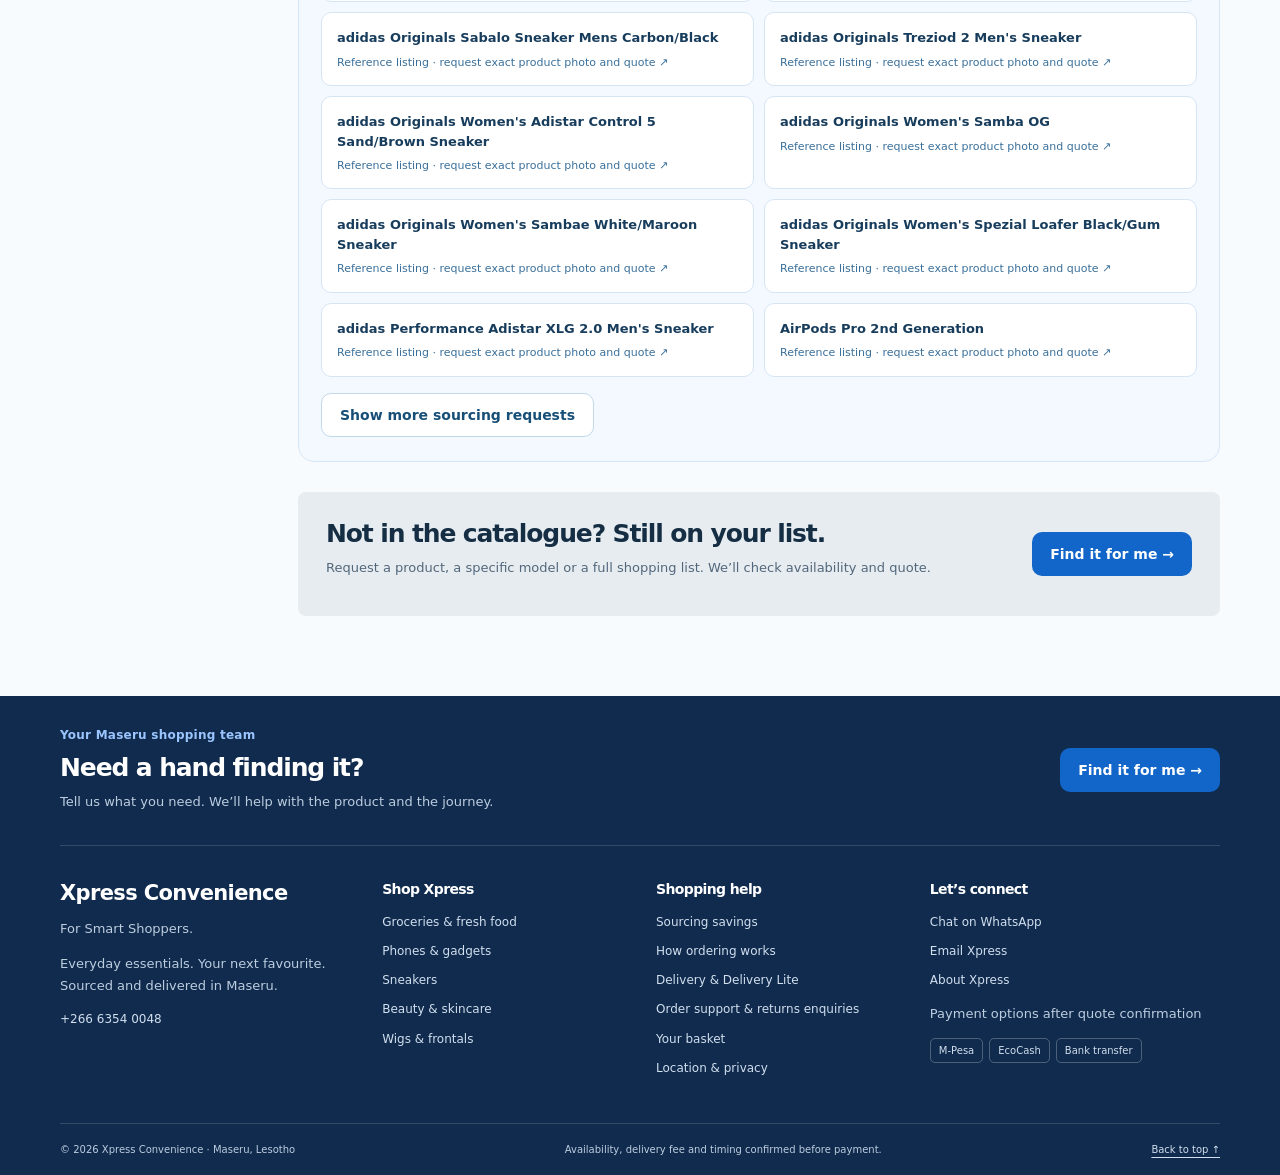
<file: products.html>
<!doctype html><html lang="en"><head><meta name="application-name" content="Xpress Convenience"><meta name="apple-mobile-web-app-title" content="Xpress Convenience"><meta charset="utf-8"><meta name="viewport" content="width=device-width,initial-scale=1"><meta name="theme-color" content="#1266c9"><meta name="description" content="Shop everyday essentials with Xpress Convenience in Maseru. Build a basket and explore Xpress Delivery and Delivery Lite."><title>Shop all | Xpress Convenience</title><link rel="manifest" href="manifest.webmanifest"><link rel="icon" href="assets/favicon.svg" type="image/svg+xml"><link rel="stylesheet" href="assets/store.css"><link rel="stylesheet" href="assets/enhancements.css"><link rel="stylesheet" href="assets/retail.css"><link rel="stylesheet" href="assets/xpress.css"><script defer src="assets/imported-catalogue.js"></script><script defer src="assets/market-catalogue.js"></script><script defer src="assets/expanded-catalogue.js"></script><script defer src="assets/maseru-essentials.js"></script><script defer src="assets/departments.js"></script><script defer src="assets/delivery-engine.js"></script><script defer src="assets/navigation.js"></script><script defer src="assets/search-engine.js"></script><script defer src="assets/catalogue-data.js"></script><script defer src="assets/product-details-data.js"></script><script defer src="assets/product-model.js"></script><script defer src="assets/everyday.js"></script><script defer src="assets/shop.js"></script><link rel="stylesheet" href="assets/departments.css"><link rel="stylesheet" href="assets/sky.css"><link rel="stylesheet" href="assets/product.css"></head><body class="retail" data-page="products"><a class="skip" href="#main">Skip to content</a><div class="retail-top"><div class="wrap"><span>For Smart Shoppers. Made for Maseru.</span><a href="tel:+26663540048">Need a hand? +266 6354 0048</a></div></div><header class="ec-header retail-header"><div class="ec-header-inner"><a aria-label="Xpress Convenience home" class="ec-brand" href="index.html"><img alt="Xpress Convenience" height="1280" src="assets/xpress-blue-logo.png" width="1280"/></a><form action="products.html" class="global-search" role="search"><label class="sr-only" for="global-query">Search products</label><input id="global-query" name="q" placeholder="Search sneakers, beauty, phones, essentials…" type="search"/><a class="scan-search-link" href="scan.html" aria-label="Scan a barcode or product label" title="Scan & search"><svg width="22" height="22" viewBox="0 0 24 24" fill="none" aria-hidden="true"><path d="M8 4H4v4m12-4h4v4M4 16v4h4m12-4v4h-4M8 9v6m4-6v6m4-6v6" stroke="currentColor" stroke-width="1.8" stroke-linecap="round"/></svg><span>Scan</span></a><button aria-label="Search" type="submit">⌕</button></form><a class="account-link" href="account.html">My account</a><a class="ec-basket" href="checkout.html">Basket <span data-cart-count="">0</span></a><button aria-controls="ec-nav" aria-expanded="false" class="ec-menu" type="button">Menu</button></div><div class="retail-nav wrap"><nav aria-label="Main navigation" class="ec-nav" id="ec-nav"><a href="products.html">Shop all</a><a href="delivery.html">Delivery</a><a href="products.html?category=food">Groceries</a><a href="products.html?category=sneakers">Sneakers</a><a href="products.html?category=clothing">Fashion</a><a href="products.html?category=phones">Phones</a><a href="source.html">Find it for me</a><a class="mobile-account" href="account.html">My account</a><button class="ec-install" hidden="" type="button">Install Xpress Convenience</button></nav><a class="delivery-link" href="checkout.html">Plan your delivery →</a></div></header><main id="main"><section class="shop-heading wrap"><a class="breadcrumb" href="index.html">Home</a><span> / Shop all departments</span><h1>What’s on your list?</h1><p>Your everyday shop, your next upgrade. One Xpress basket. We source your items and confirm delivery before payment.</p><a class="scan-shop-cta" href="scan.html">⌗ Scan a product label or barcode →</a></section><section class="wrap everyday-section"><span class="kicker">The everyday shop</span><h2>Fill the cupboards. Restock your routine.</h2><p>Find the brands, pack sizes and little essentials on your weekly list.</p><nav id="everyday-aisles" class="everyday-aisles" aria-label="Everyday shopping aisles"></nav><a class="savings-inline" href="savings.html">Flexible on timing? Ask us to compare sourcing savings →</a></section><section class="shop-content wrap"><div class="market-layout"><aside class="department-sidebar"><h2>Departments</h2><div id="department-sidebar"></div></aside><div class="market-results"><div class="shop-tools"><div class="filters" role="group" aria-label="Filter products" id="department-filters"></div><label class="sort-label">Sort by <select id="product-sort"><option value="featured">Featured</option><option value="price-up">Price: low to high</option><option value="price-down">Price: high to low</option><option value="az">Name: A–Z</option><option value="za">Name: Z–A</option></select></label></div><div class="catalogue-meta"><span id="result-count" role="status">Loading catalogue…</span><span>Indicative product or retailer prices only · final total and delivery confirmed before payment</span></div><div class="catalogue"></div><section class="sourcing-shortlist" id="sourcing-shortlist" aria-label="Products available on sourcing request" hidden><div class="sourcing-shortlist-head"><div><h2>More items we can source</h2><p id="sourcing-count">These are sourcing requests, not photographed and priced retail listings.</p></div><a href="source.html" class="button outline">Request something else</a></div><div id="sourcing-requests" class="sourcing-requests"></div><button id="sourcing-more" class="button outline" type="button" hidden>Show more sourcing requests</button></section><div class="empty-search" id="empty-search" hidden><h2>Let’s find it for you.</h2><p>Try another search.</p><a class="button" id="request-product" href="source.html">Request this product →</a><button class="button outline" id="clear-filters" type="button">Clear search &amp; filters</button></div><div class="request-panel"><div><h2>Not in the catalogue? Still on your list.</h2><p>Request a product, a specific model or a full shopping list. We’ll check availability and quote.</p></div><a class="button" href="source.html">Find it for me →</a></div></div></div></section></main><footer class="retail-footer xpress-footer"><div class="wrap footer-help"><div><span class="kicker">Your Maseru shopping team</span><h2>Need a hand finding it?</h2><p>Tell us what you need. We’ll help with the product and the journey.</p></div><a class="button" href="source.html">Find it for me →</a></div><div class="wrap footer-grid"><div class="footer-brand"><strong>Xpress Convenience</strong><p>For Smart Shoppers.</p><p>Everyday essentials. Your next favourite. Sourced and delivered in Maseru.</p><a href="tel:+26663540048">+266 6354 0048</a></div><div><h3>Shop Xpress</h3><a href="products.html?category=food">Groceries &amp; fresh food</a><a href="products.html?category=phones">Phones &amp; gadgets</a><a href="products.html?category=sneakers">Sneakers</a><a href="products.html?category=beauty">Beauty &amp; skincare</a><a href="products.html?category=wigs">Wigs &amp; frontals</a></div><div><h3>Shopping help</h3><a href="savings.html">Sourcing savings</a><a href="help.html">How ordering works</a><a href="delivery.html">Delivery &amp; Delivery Lite</a><a href="help.html#aftercare">Order support &amp; returns enquiries</a><a href="checkout.html">Your basket</a><a href="privacy.html">Location &amp; privacy</a></div><div><h3>Let’s connect</h3><a href="https://wa.me/26663540048">Chat on WhatsApp</a><a href="mailto:expressconvenience2.4.7@gmail.com">Email Xpress</a><a href="about.html">About Xpress</a><p>Payment options after quote confirmation</p><div class="payment-tags"><span>M-Pesa</span><span>EcoCash</span><span>Bank transfer</span></div></div></div><div class="wrap footer-bottom"><span>© 2026 Xpress Convenience · Maseru, Lesotho</span><span>Availability, delivery fee and timing confirmed before payment.</span><a href="#main">Back to top ↑</a></div></footer><a class="mobile-cart" href="checkout.html" hidden><span>Your basket · <b data-cart-count>0</b> items</span><strong>Review basket →</strong></a></body></html>
</file>
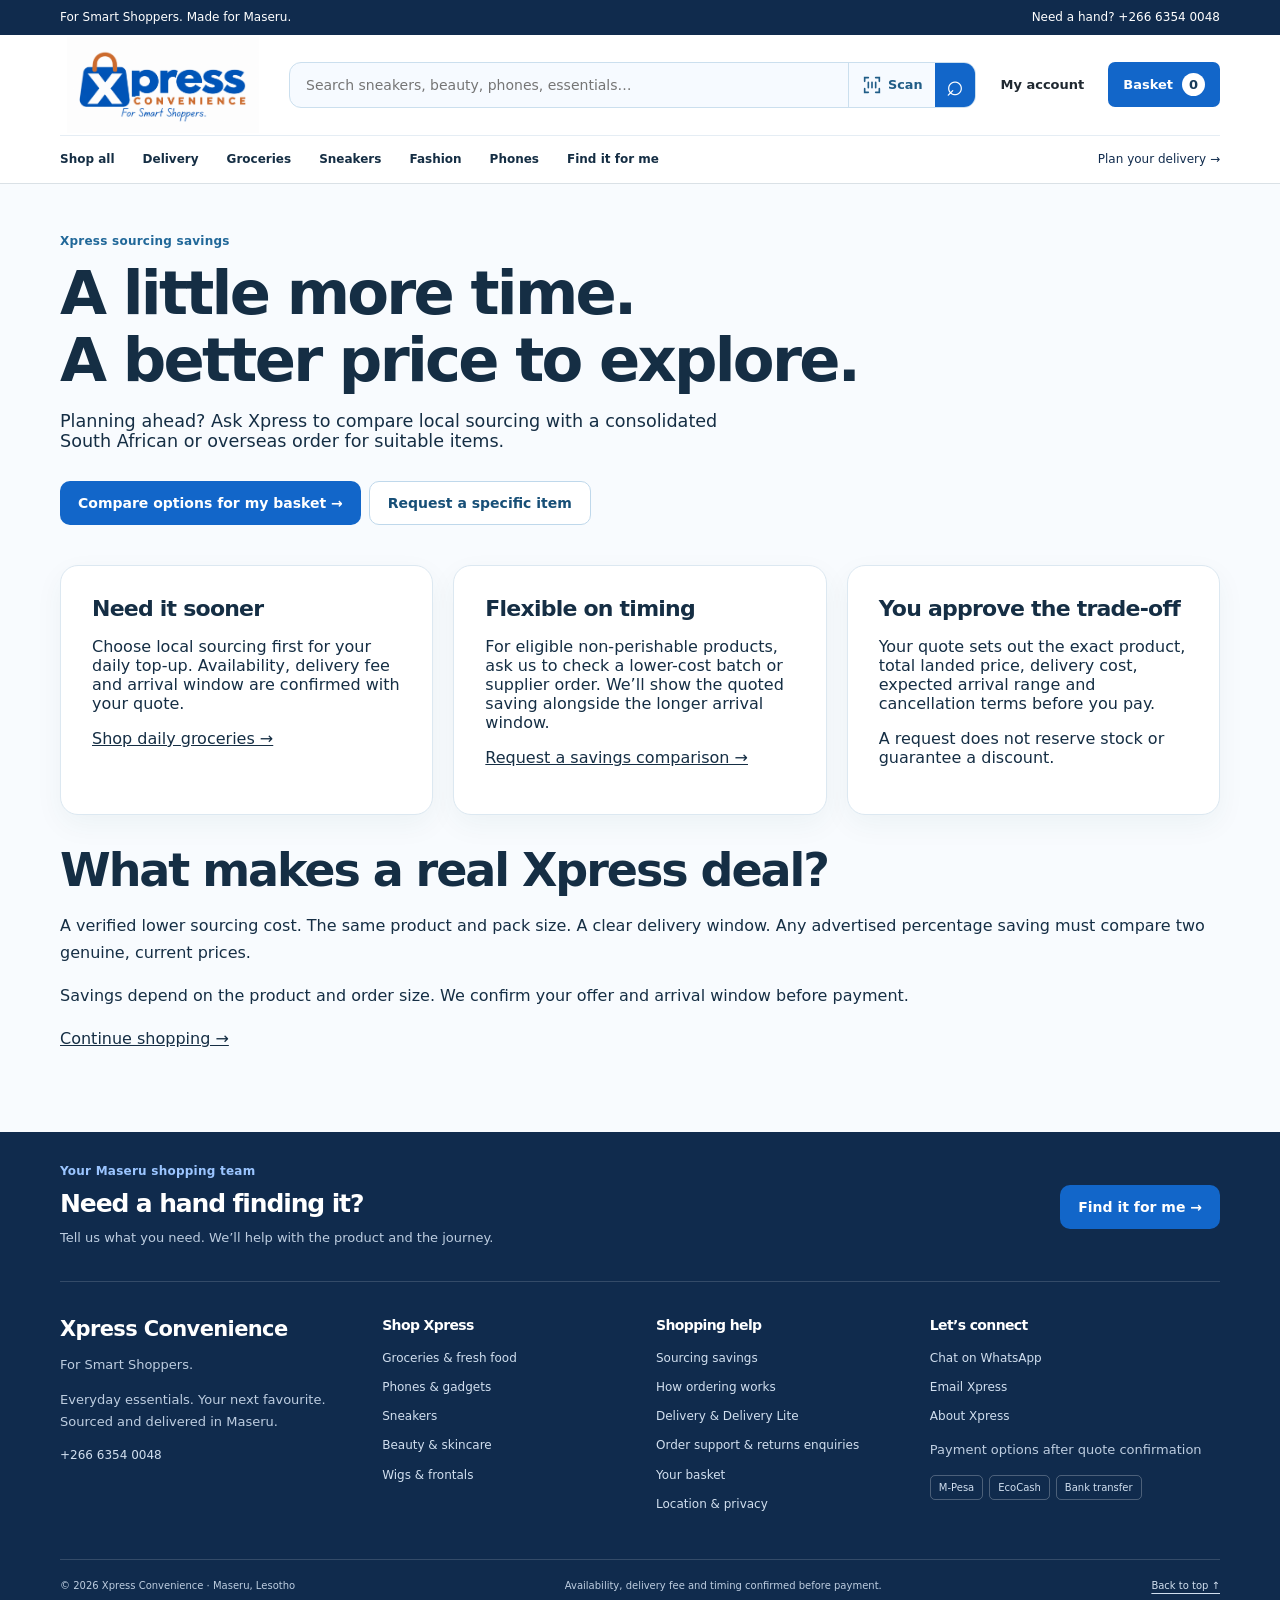
<file: savings.html>
<!doctype html><html lang="en"><head><meta name="application-name" content="Xpress Convenience"><meta name="apple-mobile-web-app-title" content="Xpress Convenience"><meta charset="utf-8"><meta name="viewport" content="width=device-width,initial-scale=1"><meta name="theme-color" content="#1266c9"><meta name="description" content="Shop everyday essentials with Xpress Convenience in Maseru. Build a basket and explore Xpress Delivery and Delivery Lite."><title>Sourcing savings | Xpress Convenience</title><link rel="manifest" href="manifest.webmanifest"><link rel="icon" href="assets/favicon.svg" type="image/svg+xml"><link rel="stylesheet" href="assets/store.css"><link rel="stylesheet" href="assets/enhancements.css"><link rel="stylesheet" href="assets/retail.css"><link rel="stylesheet" href="assets/xpress.css"><script defer src="assets/imported-catalogue.js"></script><script defer src="assets/market-catalogue.js"></script><script defer src="assets/expanded-catalogue.js"></script><script defer src="assets/maseru-essentials.js"></script><script defer src="assets/departments.js"></script><script defer src="assets/delivery-engine.js"></script><script defer src="assets/navigation.js"></script><script defer src="assets/search-engine.js"></script><script defer src="assets/catalogue-data.js"></script><script defer src="assets/product-details-data.js"></script><script defer src="assets/product-model.js"></script><script defer src="assets/shop.js"></script><link rel="stylesheet" href="assets/departments.css"><link rel="stylesheet" href="assets/sky.css"><link rel="stylesheet" href="assets/product.css"></head><body class="retail" data-page="help"><a class="skip" href="#main">Skip to content</a><div class="retail-top"><div class="wrap"><span>For Smart Shoppers. Made for Maseru.</span><a href="tel:+26663540048">Need a hand? +266 6354 0048</a></div></div><header class="ec-header retail-header"><div class="ec-header-inner"><a aria-label="Xpress Convenience home" class="ec-brand" href="index.html"><img alt="Xpress Convenience" height="1280" src="assets/xpress-blue-logo.png" width="1280"/></a><form action="products.html" class="global-search" role="search"><label class="sr-only" for="global-query">Search products</label><input id="global-query" name="q" placeholder="Search sneakers, beauty, phones, essentials…" type="search"/><a class="scan-search-link" href="scan.html" aria-label="Scan a barcode or product label" title="Scan & search"><svg width="22" height="22" viewBox="0 0 24 24" fill="none" aria-hidden="true"><path d="M8 4H4v4m12-4h4v4M4 16v4h4m12-4v4h-4M8 9v6m4-6v6m4-6v6" stroke="currentColor" stroke-width="1.8" stroke-linecap="round"/></svg><span>Scan</span></a><button aria-label="Search" type="submit">⌕</button></form><a class="account-link" href="account.html">My account</a><a class="ec-basket" href="checkout.html">Basket <span data-cart-count="">0</span></a><button aria-controls="ec-nav" aria-expanded="false" class="ec-menu" type="button">Menu</button></div><div class="retail-nav wrap"><nav aria-label="Main navigation" class="ec-nav" id="ec-nav"><a href="products.html">Shop all</a><a href="delivery.html">Delivery</a><a href="products.html?category=food">Groceries</a><a href="products.html?category=sneakers">Sneakers</a><a href="products.html?category=clothing">Fashion</a><a href="products.html?category=phones">Phones</a><a href="source.html">Find it for me</a><a class="mobile-account" href="account.html">My account</a><button class="ec-install" hidden="" type="button">Install Xpress Convenience</button></nav><a class="delivery-link" href="checkout.html">Plan your delivery →</a></div></header><main id="main"><section class="wrap savings-hero"><span class="kicker">Xpress sourcing savings</span><h1>A little more time.<br>A better price to explore.</h1><p>Planning ahead? Ask Xpress to compare local sourcing with a consolidated South African or overseas order for suitable items.</p><a class="button" href="checkout.html?sourcing=flexible">Compare options for my basket →</a><a class="button outline" href="source.html">Request a specific item</a></section><section class="wrap savings-grid"><article class="panel"><h2>Need it sooner</h2><p>Choose local sourcing first for your daily top-up. Availability, delivery fee and arrival window are confirmed with your quote.</p><a href="products.html?category=food">Shop daily groceries →</a></article><article class="panel"><h2>Flexible on timing</h2><p>For eligible non-perishable products, ask us to check a lower-cost batch or supplier order. We’ll show the quoted saving alongside the longer arrival window.</p><a href="checkout.html?sourcing=flexible">Request a savings comparison →</a></article><article class="panel"><h2>You approve the trade-off</h2><p>Your quote sets out the exact product, total landed price, delivery cost, expected arrival range and cancellation terms before you pay.</p><p>A request does not reserve stock or guarantee a discount.</p></article></section><section class="wrap savings-explainer"><h2>What makes a real Xpress deal?</h2><p>A verified lower sourcing cost. The same product and pack size. A clear delivery window. Any advertised percentage saving must compare two genuine, current prices.</p><p>Savings depend on the product and order size. We confirm your offer and arrival window before payment.</p><a href="products.html">Continue shopping →</a></section></main><footer class="retail-footer xpress-footer"><div class="wrap footer-help"><div><span class="kicker">Your Maseru shopping team</span><h2>Need a hand finding it?</h2><p>Tell us what you need. We’ll help with the product and the journey.</p></div><a class="button" href="source.html">Find it for me →</a></div><div class="wrap footer-grid"><div class="footer-brand"><strong>Xpress Convenience</strong><p>For Smart Shoppers.</p><p>Everyday essentials. Your next favourite. Sourced and delivered in Maseru.</p><a href="tel:+26663540048">+266 6354 0048</a></div><div><h3>Shop Xpress</h3><a href="products.html?category=food">Groceries &amp; fresh food</a><a href="products.html?category=phones">Phones &amp; gadgets</a><a href="products.html?category=sneakers">Sneakers</a><a href="products.html?category=beauty">Beauty &amp; skincare</a><a href="products.html?category=wigs">Wigs &amp; frontals</a></div><div><h3>Shopping help</h3><a href="savings.html">Sourcing savings</a><a href="help.html">How ordering works</a><a href="delivery.html">Delivery &amp; Delivery Lite</a><a href="help.html#aftercare">Order support &amp; returns enquiries</a><a href="checkout.html">Your basket</a><a href="privacy.html">Location &amp; privacy</a></div><div><h3>Let’s connect</h3><a href="https://wa.me/26663540048">Chat on WhatsApp</a><a href="mailto:expressconvenience2.4.7@gmail.com">Email Xpress</a><a href="about.html">About Xpress</a><p>Payment options after quote confirmation</p><div class="payment-tags"><span>M-Pesa</span><span>EcoCash</span><span>Bank transfer</span></div></div></div><div class="wrap footer-bottom"><span>© 2026 Xpress Convenience · Maseru, Lesotho</span><span>Availability, delivery fee and timing confirmed before payment.</span><a href="#main">Back to top ↑</a></div></footer><a class="mobile-cart" href="checkout.html" hidden><span>Your basket · <b data-cart-count>0</b> items</span><strong>Review basket →</strong></a></body></html>
</file>
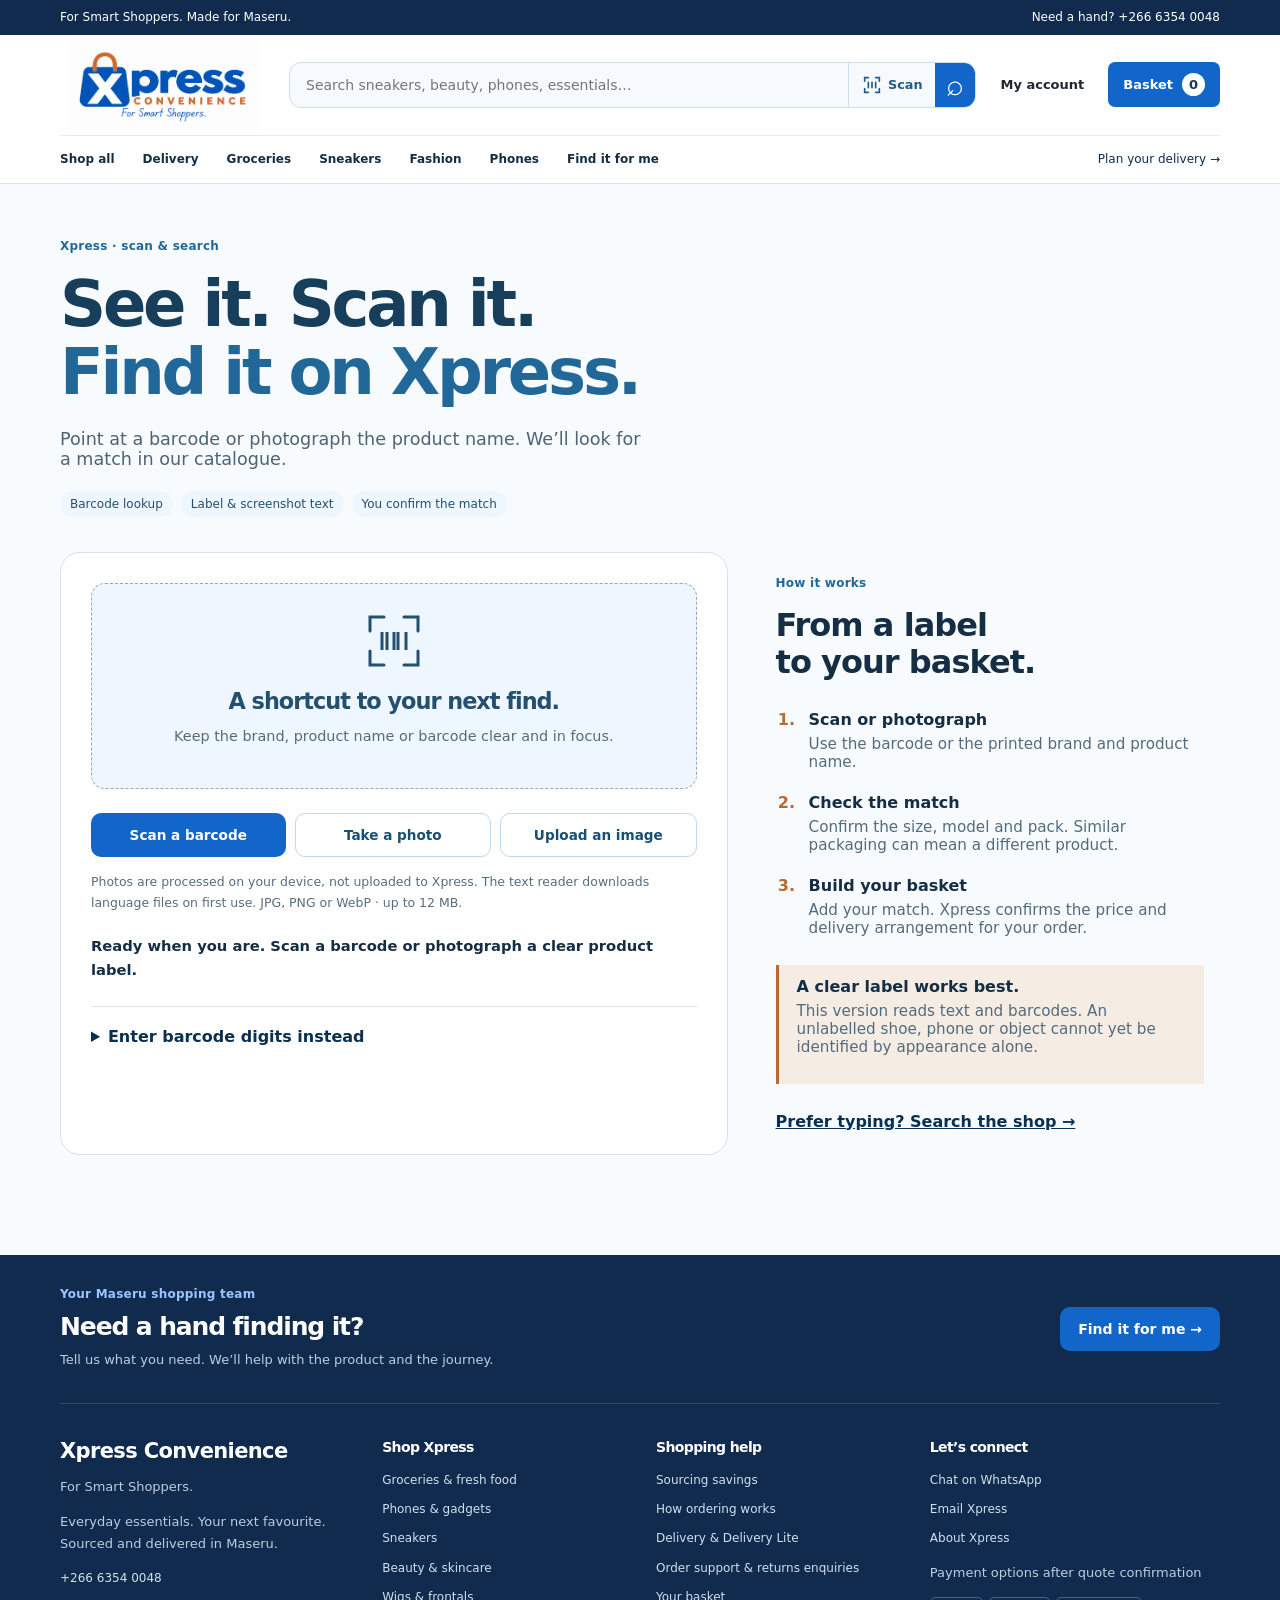
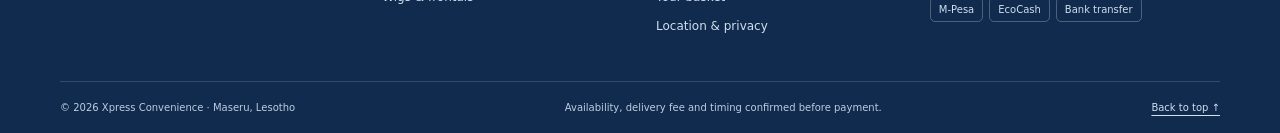
<file: scan.html>
<!doctype html><html lang="en"><head><meta name="application-name" content="Xpress Convenience"><meta name="apple-mobile-web-app-title" content="Xpress Convenience"><meta charset="utf-8"><meta name="viewport" content="width=device-width,initial-scale=1"><meta name="theme-color" content="#1266c9"><meta name="description" content="Shop everyday essentials with Xpress Convenience in Maseru. Build a basket and explore Xpress Delivery and Delivery Lite."><title>Scan & search | Xpress Convenience</title><link rel="manifest" href="manifest.webmanifest"><link rel="icon" href="assets/favicon.svg" type="image/svg+xml"><link rel="stylesheet" href="assets/store.css"><link rel="stylesheet" href="assets/enhancements.css"><link rel="stylesheet" href="assets/retail.css"><link rel="stylesheet" href="assets/xpress.css"><script defer src="assets/imported-catalogue.js"></script><script defer src="assets/market-catalogue.js"></script><script defer src="assets/expanded-catalogue.js"></script><script defer src="assets/maseru-essentials.js"></script><script defer src="assets/departments.js"></script><script defer src="assets/delivery-engine.js"></script><script defer src="assets/navigation.js"></script><script defer src="assets/search-engine.js"></script><script defer src="assets/catalogue-data.js"></script><script defer src="assets/scan.js"></script><link rel="stylesheet" href="assets/sky.css"><link rel="stylesheet" href="assets/product.css"></head><body class="retail" data-page="scan"><a class="skip" href="#main">Skip to content</a><div class="retail-top"><div class="wrap"><span>For Smart Shoppers. Made for Maseru.</span><a href="tel:+26663540048">Need a hand? +266 6354 0048</a></div></div><header class="ec-header retail-header"><div class="ec-header-inner"><a aria-label="Xpress Convenience home" class="ec-brand" href="index.html"><img alt="Xpress Convenience" height="1280" src="assets/xpress-blue-logo.png" width="1280"/></a><form action="products.html" class="global-search" role="search"><label class="sr-only" for="global-query">Search products</label><input id="global-query" name="q" placeholder="Search sneakers, beauty, phones, essentials…" type="search"/><a class="scan-search-link" href="scan.html" aria-label="Scan a barcode or product label" title="Scan & search"><svg width="22" height="22" viewBox="0 0 24 24" fill="none" aria-hidden="true"><path d="M8 4H4v4m12-4h4v4M4 16v4h4m12-4v4h-4M8 9v6m4-6v6m4-6v6" stroke="currentColor" stroke-width="1.8" stroke-linecap="round"/></svg><span>Scan</span></a><button aria-label="Search" type="submit">⌕</button></form><a class="account-link" href="account.html">My account</a><a class="ec-basket" href="checkout.html">Basket <span data-cart-count="">0</span></a><button aria-controls="ec-nav" aria-expanded="false" class="ec-menu" type="button">Menu</button></div><div class="retail-nav wrap"><nav aria-label="Main navigation" class="ec-nav" id="ec-nav"><a href="products.html">Shop all</a><a href="delivery.html">Delivery</a><a href="products.html?category=food">Groceries</a><a href="products.html?category=sneakers">Sneakers</a><a href="products.html?category=clothing">Fashion</a><a href="products.html?category=phones">Phones</a><a href="source.html">Find it for me</a><a class="mobile-account" href="account.html">My account</a><button class="ec-install" hidden="" type="button">Install Xpress Convenience</button></nav><a class="delivery-link" href="checkout.html">Plan your delivery →</a></div></header><main id="main" class="scan-page wrap"><section class="scan-heading"><span class="eyebrow">Xpress · scan & search</span><h1>See it. Scan it.<br><em>Find it on Xpress.</em></h1><p>Point at a barcode or photograph the product name. We’ll look for a match in our catalogue.</p><div class="scan-pills"><span>Barcode lookup</span><span>Label & screenshot text</span><span>You confirm the match</span></div></section>
<div class="scan-layout"><section class="scan-panel" aria-label="Product scanner"><div class="scan-target"><svg width="64" height="64" viewBox="0 0 64 64" fill="none" aria-hidden="true"><path d="M22 8H8v14m34-14h14v14M8 42v14h14m34-14v14H42" stroke="currentColor" stroke-width="3" stroke-linecap="round"/><path d="M20 23v18m5-18v18m7-18v18m4-18v18m8-18v18" stroke="currentColor" stroke-width="3"/></svg><h2>A shortcut to your next find.</h2><p>Keep the brand, product name or barcode clear and in focus.</p></div>
<div class="scan-actions"><button id="camera-trigger" data-scan-start class="button" type="button">Scan a barcode</button><button id="photo-trigger" data-scan-start class="button outline" type="button">Take a photo</button><button id="upload-trigger" data-scan-start class="button outline" type="button">Upload an image</button></div>
<input hidden id="scan-file" type="file" accept="image/jpeg,image/png,image/webp"><input hidden id="scan-capture" type="file" accept="image/jpeg,image/png,image/webp" capture="environment">
<p class="scan-notice">Photos are processed on your device, not uploaded to Xpress. The text reader downloads language files on first use. JPG, PNG or WebP · up to 12 MB.</p>
<div id="camera-view" hidden><video id="scan-video" autoplay muted playsinline aria-label="Barcode camera preview"></video><p>Hold the barcode steady inside the camera view.</p></div><img id="scan-preview" hidden alt="Your selected product photo"><progress id="scan-progress" hidden aria-label="Reading product"></progress><p id="scan-status" role="status" aria-live="polite">Ready when you are. Scan a barcode or photograph a clear product label.</p><button id="scan-cancel" class="button outline" hidden type="button">Cancel / stop camera</button>
<details class="manual-barcode"><summary>Enter barcode digits instead</summary><form id="barcode-form"><label for="barcode-input">Product barcode</label><input id="barcode-input" inputmode="numeric" autocomplete="off" maxlength="25" placeholder="Digits below the barcode" required><button class="button" type="submit">Find barcode</button></form></details>
</section><aside class="scan-aside"><span class="eyebrow">How it works</span><h2>From a label<br>to your basket.</h2><ol><li><strong>Scan or photograph</strong><p>Use the barcode or the printed brand and product name.</p></li><li><strong>Check the match</strong><p>Confirm the size, model and pack. Similar packaging can mean a different product.</p></li><li><strong>Build your basket</strong><p>Add your match. Xpress confirms the price and delivery arrangement for your order.</p></li></ol><div class="scan-tip"><strong>A clear label works best.</strong><p>This version reads text and barcodes. An unlabelled shoe, phone or object cannot yet be identified by appearance alone.</p></div><a href="products.html">Prefer typing? Search the shop →</a></aside></div>
<section id="scan-review" class="scan-review" hidden><div id="scan-results"></div><form id="scan-search"><label for="scan-query">Check or edit your search</label><input id="scan-query" maxlength="160" required placeholder="Brand, product name or barcode"><button class="button" type="submit">Search the shop →</button></form><div class="scan-review-links"><a id="scan-request" href="source.html">Can’t find it? Ask Xpress to source it →</a><a href="checkout.html">View basket →</a><button id="scan-reset" type="button" class="button outline">Scan another item</button></div></section></main><footer class="retail-footer xpress-footer"><div class="wrap footer-help"><div><span class="kicker">Your Maseru shopping team</span><h2>Need a hand finding it?</h2><p>Tell us what you need. We’ll help with the product and the journey.</p></div><a class="button" href="source.html">Find it for me →</a></div><div class="wrap footer-grid"><div class="footer-brand"><strong>Xpress Convenience</strong><p>For Smart Shoppers.</p><p>Everyday essentials. Your next favourite. Sourced and delivered in Maseru.</p><a href="tel:+26663540048">+266 6354 0048</a></div><div><h3>Shop Xpress</h3><a href="products.html?category=food">Groceries &amp; fresh food</a><a href="products.html?category=phones">Phones &amp; gadgets</a><a href="products.html?category=sneakers">Sneakers</a><a href="products.html?category=beauty">Beauty &amp; skincare</a><a href="products.html?category=wigs">Wigs &amp; frontals</a></div><div><h3>Shopping help</h3><a href="savings.html">Sourcing savings</a><a href="help.html">How ordering works</a><a href="delivery.html">Delivery &amp; Delivery Lite</a><a href="help.html#aftercare">Order support &amp; returns enquiries</a><a href="checkout.html">Your basket</a><a href="privacy.html">Location &amp; privacy</a></div><div><h3>Let’s connect</h3><a href="https://wa.me/26663540048">Chat on WhatsApp</a><a href="mailto:expressconvenience2.4.7@gmail.com">Email Xpress</a><a href="about.html">About Xpress</a><p>Payment options after quote confirmation</p><div class="payment-tags"><span>M-Pesa</span><span>EcoCash</span><span>Bank transfer</span></div></div></div><div class="wrap footer-bottom"><span>© 2026 Xpress Convenience · Maseru, Lesotho</span><span>Availability, delivery fee and timing confirmed before payment.</span><a href="#main">Back to top ↑</a></div></footer></body></html>
</file>
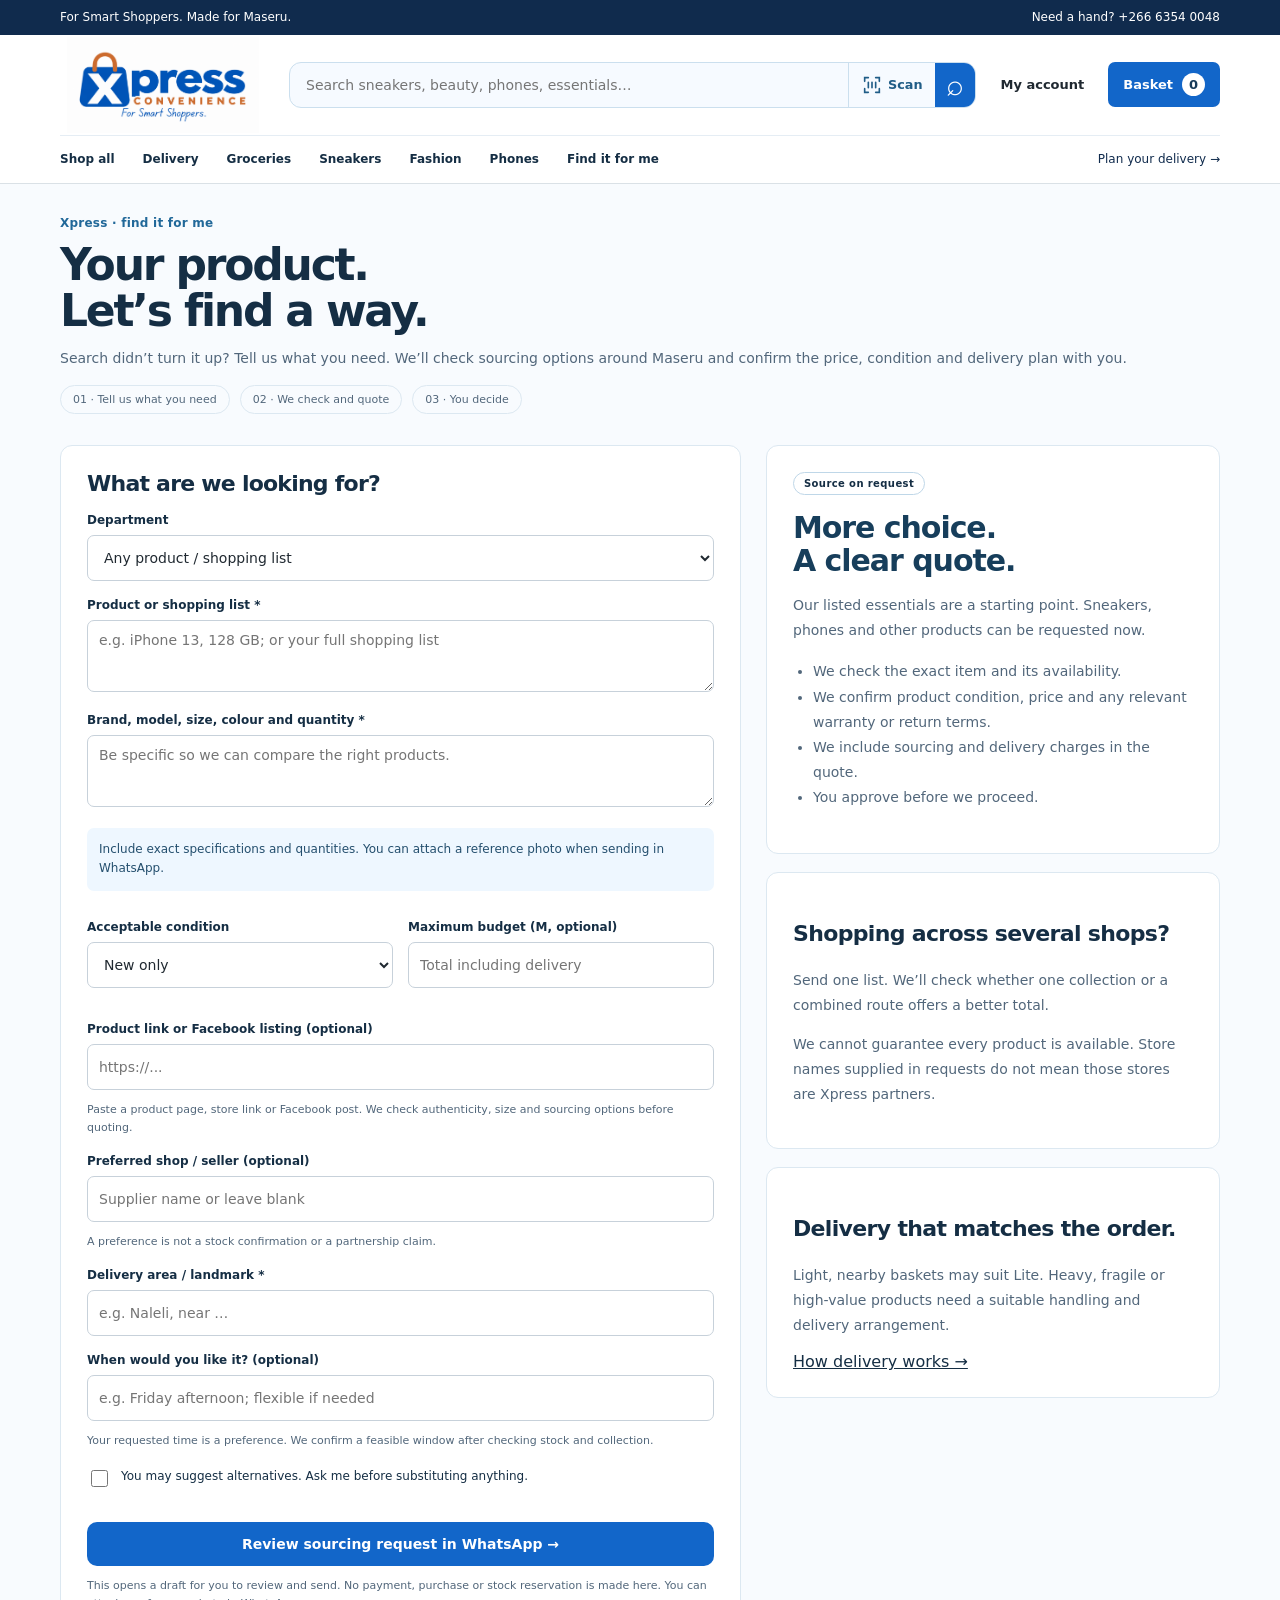
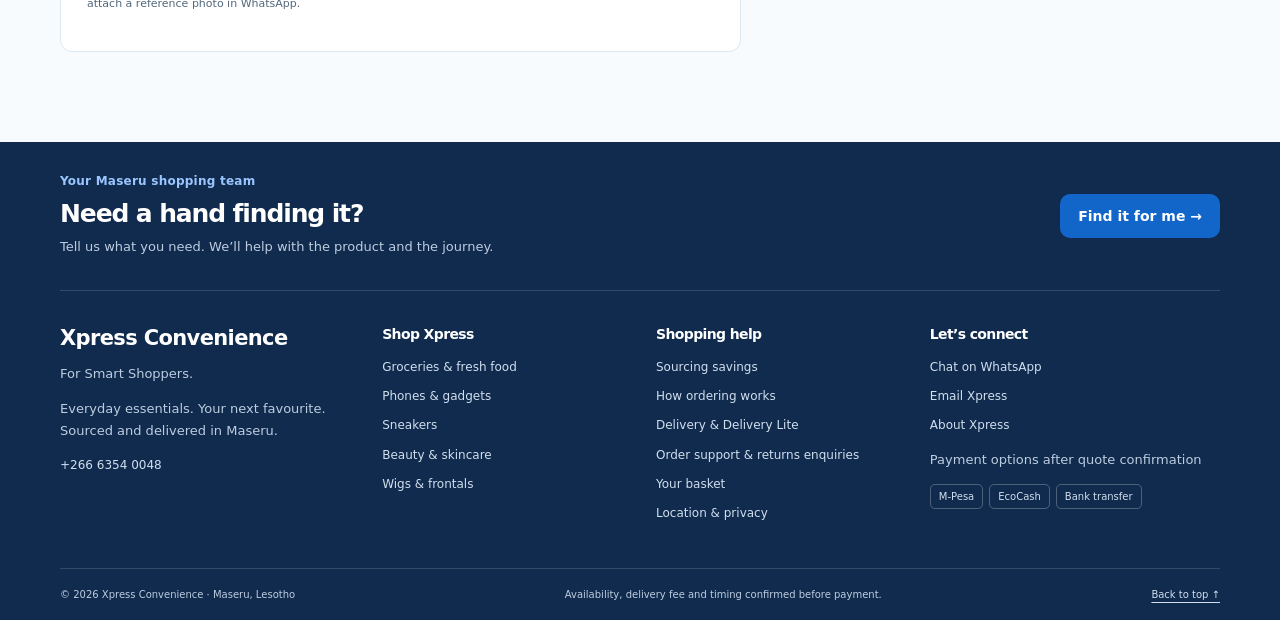
<file: source.html>
<!doctype html><html lang="en"><head><meta name="application-name" content="Xpress Convenience"><meta name="apple-mobile-web-app-title" content="Xpress Convenience"><meta charset="utf-8"><meta name="viewport" content="width=device-width,initial-scale=1"><meta name="theme-color" content="#1266c9"><meta name="description" content="Shop everyday essentials with Xpress Convenience in Maseru. Build a basket and explore Xpress Delivery and Delivery Lite."><title>Find it for me | Xpress Convenience</title><link rel="manifest" href="manifest.webmanifest"><link rel="icon" href="assets/favicon.svg" type="image/svg+xml"><link rel="stylesheet" href="assets/store.css"><link rel="stylesheet" href="assets/enhancements.css"><link rel="stylesheet" href="assets/retail.css"><link rel="stylesheet" href="assets/xpress.css"><script defer src="assets/imported-catalogue.js"></script><script defer src="assets/market-catalogue.js"></script><script defer src="assets/expanded-catalogue.js"></script><script defer src="assets/maseru-essentials.js"></script><script defer src="assets/departments.js"></script><script defer src="assets/delivery-engine.js"></script><script defer src="assets/navigation.js"></script><script defer src="assets/search-engine.js"></script><script defer src="assets/catalogue-data.js"></script><script defer src="assets/product-details-data.js"></script><script defer src="assets/product-model.js"></script><script defer src="assets/shop.js"></script><script defer src="assets/sourcing.js"></script><link rel="stylesheet" href="assets/sky.css"><link rel="stylesheet" href="assets/product.css"></head><body class="retail" data-page="source"><a class="skip" href="#main">Skip to content</a><div class="retail-top"><div class="wrap"><span>For Smart Shoppers. Made for Maseru.</span><a href="tel:+26663540048">Need a hand? +266 6354 0048</a></div></div><header class="ec-header retail-header"><div class="ec-header-inner"><a aria-label="Xpress Convenience home" class="ec-brand" href="index.html"><img alt="Xpress Convenience" height="1280" src="assets/xpress-blue-logo.png" width="1280"/></a><form action="products.html" class="global-search" role="search"><label class="sr-only" for="global-query">Search products</label><input id="global-query" name="q" placeholder="Search sneakers, beauty, phones, essentials…" type="search"/><a class="scan-search-link" href="scan.html" aria-label="Scan a barcode or product label" title="Scan & search"><svg width="22" height="22" viewBox="0 0 24 24" fill="none" aria-hidden="true"><path d="M8 4H4v4m12-4h4v4M4 16v4h4m12-4v4h-4M8 9v6m4-6v6m4-6v6" stroke="currentColor" stroke-width="1.8" stroke-linecap="round"/></svg><span>Scan</span></a><button aria-label="Search" type="submit">⌕</button></form><a class="account-link" href="account.html">My account</a><a class="ec-basket" href="checkout.html">Basket <span data-cart-count="">0</span></a><button aria-controls="ec-nav" aria-expanded="false" class="ec-menu" type="button">Menu</button></div><div class="retail-nav wrap"><nav aria-label="Main navigation" class="ec-nav" id="ec-nav"><a href="products.html">Shop all</a><a href="delivery.html">Delivery</a><a href="products.html?category=food">Groceries</a><a href="products.html?category=sneakers">Sneakers</a><a href="products.html?category=clothing">Fashion</a><a href="products.html?category=phones">Phones</a><a href="source.html">Find it for me</a><a class="mobile-account" href="account.html">My account</a><button class="ec-install" hidden="" type="button">Install Xpress Convenience</button></nav><a class="delivery-link" href="checkout.html">Plan your delivery →</a></div></header><main id="main"><section class="checkout-header wrap"><span class="kicker">Xpress · find it for me</span><h1>Your product.<br>Let’s find a way.</h1><p>Search didn’t turn it up? Tell us what you need. We’ll check sourcing options around Maseru and confirm the price, condition and delivery plan with you.</p><div class="checkout-steps"><span>01 · Tell us what you need</span><span>02 · We check and quote</span><span>03 · You decide</span></div></section><section class="sourcing-layout wrap"><form id="source-form" class="panel"><h2>What are we looking for?</h2><div class="field"><label for="source-category">Department</label><select id="source-category"><option value="general">Anything everyday</option><option value="groceries">Groceries</option><option value="bulk">Bulk &amp; wholesale quantities</option><option value="household">Home &amp; household</option><option value="sneakers">Sneakers &amp; streetwear</option><option value="gadgets">Phones &amp; gadgets</option></select></div><div class="field"><label for="source-item">Product or shopping list *</label><textarea id="source-item" rows="3" maxlength="1200" required placeholder="e.g. iPhone 13, 128 GB; or your full shopping list"></textarea></div><div class="field"><label for="source-specs">Brand, model, size, colour and quantity *</label><textarea id="source-specs" rows="3" maxlength="1000" required placeholder="Be specific so we can compare the right products."></textarea></div><p class="spec-help" id="source-hint">Include pack sizes, quantities and whether substitutions are acceptable.</p><div class="source-two"><div class="field"><label for="source-condition">Acceptable condition</label><select id="source-condition"><option>New only</option><option>New or refurbished</option><option>New or pre-owned</option><option>Discuss options with me</option></select></div><div class="field"><label for="source-budget">Maximum budget (M, optional)</label><input id="source-budget" type="number" min="1" max="1000000" step="0.01" placeholder="Total including delivery"></div></div><div class="field"><label for="source-url">Product link or Facebook listing (optional)</label><input id="source-url" type="url" maxlength="600" inputmode="url" placeholder="https://..."><p class="fineprint">Paste a product page, store link or Facebook post. We check authenticity, size and sourcing options before quoting.</p></div><div class="field"><label for="source-store">Preferred shop / seller (optional)</label><input id="source-store" list="source-suggestions" maxlength="150" placeholder="Supplier name or leave blank"><datalist id="source-suggestions"><option value="Sneakers by Billy"></option><option value="Allu Store"></option><option value="Studio 88"></option><option value="Sportscene / Bash"></option><option value="Clicks"></option><option value="Ecomart"></option><option value="Shoprite"></option><option value="Sefalana"></option><option value="Pick n Pay"></option></datalist><p class="fineprint">A preference is not a stock confirmation or a partnership claim.</p></div><div class="field"><label for="source-area">Delivery area / landmark *</label><input id="source-area" maxlength="250" required placeholder="e.g. Naleli, near …"></div><div class="field"><label for="source-deadline">When would you like it? (optional)</label><input id="source-deadline" maxlength="120" placeholder="e.g. Friday afternoon; flexible if needed"><p class="fineprint">Your requested time is a preference. We confirm a feasible window after checking stock and collection.</p></div><label class="inline-check"><input id="source-alternatives" type="checkbox"><span>You may suggest alternatives. Ask me before substituting anything.</span></label><label class="inline-check" id="source-basket-row" hidden><input id="source-basket" type="checkbox" checked><span>Include my existing catalogue basket in this request</span></label><p class="quote-error" id="source-error" role="alert" hidden></p><button class="button checkout-action" type="submit">Review sourcing request in WhatsApp →</button><p class="fineprint">This opens a draft for you to review and send. No payment, purchase or stock reservation is made here. You can attach a reference photo in WhatsApp.</p></form><aside class="source-aside"><div class="panel"><span class="pill">Source on request</span><h2>More choice.<br>A clear quote.</h2><p>Our listed essentials are a starting point. Sneakers, phones and other products can be requested now.</p><ul><li>We check the exact item and its availability.</li><li>We confirm product condition, price and any relevant warranty or return terms.</li><li>We include sourcing and delivery charges in the quote.</li><li>You approve before we proceed.</li></ul></div><div class="panel"><h3>Shopping across several shops?</h3><p>Send one list. We’ll check whether one collection or a combined route offers a better total.</p><p class="fineprint">We cannot guarantee every product is available. Store names supplied in requests do not mean those stores are Xpress partners.</p></div><div class="panel"><h3>Delivery that matches the order.</h3><p>Light, nearby baskets may suit Lite. Heavy, fragile or high-value products need a suitable handling and delivery arrangement.</p><a href="delivery.html">How delivery works →</a></div></aside></section></main><footer class="retail-footer xpress-footer"><div class="wrap footer-help"><div><span class="kicker">Your Maseru shopping team</span><h2>Need a hand finding it?</h2><p>Tell us what you need. We’ll help with the product and the journey.</p></div><a class="button" href="source.html">Find it for me →</a></div><div class="wrap footer-grid"><div class="footer-brand"><strong>Xpress Convenience</strong><p>For Smart Shoppers.</p><p>Everyday essentials. Your next favourite. Sourced and delivered in Maseru.</p><a href="tel:+26663540048">+266 6354 0048</a></div><div><h3>Shop Xpress</h3><a href="products.html?category=food">Groceries &amp; fresh food</a><a href="products.html?category=phones">Phones &amp; gadgets</a><a href="products.html?category=sneakers">Sneakers</a><a href="products.html?category=beauty">Beauty &amp; skincare</a><a href="products.html?category=wigs">Wigs &amp; frontals</a></div><div><h3>Shopping help</h3><a href="savings.html">Sourcing savings</a><a href="help.html">How ordering works</a><a href="delivery.html">Delivery &amp; Delivery Lite</a><a href="help.html#aftercare">Order support &amp; returns enquiries</a><a href="checkout.html">Your basket</a><a href="privacy.html">Location &amp; privacy</a></div><div><h3>Let’s connect</h3><a href="https://wa.me/26663540048">Chat on WhatsApp</a><a href="mailto:expressconvenience2.4.7@gmail.com">Email Xpress</a><a href="about.html">About Xpress</a><p>Payment options after quote confirmation</p><div class="payment-tags"><span>M-Pesa</span><span>EcoCash</span><span>Bank transfer</span></div></div></div><div class="wrap footer-bottom"><span>© 2026 Xpress Convenience · Maseru, Lesotho</span><span>Availability, delivery fee and timing confirmed before payment.</span><a href="#main">Back to top ↑</a></div></footer><a class="mobile-cart" href="checkout.html" hidden><span>Your basket · <b data-cart-count>0</b> items</span><strong>Review basket →</strong></a></body></html>
</file>
<file: assets/store.css>
:root{--teal:#0b4f86;--deep:#083b64;--peach:#f4bd91;--ink:#202931;--muted:#4e6476;--cream:#fffaf6;--line:#dce3e8;--aqua:#e5edf3}
*{box-sizing:border-box}html{scroll-behavior:smooth}body{margin:0;background:var(--cream);color:var(--ink);font-family:ui-sans-serif,system-ui,-apple-system,BlinkMacSystemFont,"Segoe UI",sans-serif;-webkit-font-smoothing:antialiased}a{color:inherit}a:focus-visible,button:focus-visible,input:focus-visible{outline:3px solid var(--peach);outline-offset:3px}img{display:block;max-width:100%}button,input{font:inherit}.wrap{width:min(1160px,calc(100% - 48px));margin-inline:auto}.skip{position:absolute;top:-80px;left:16px;z-index:20;padding:12px;background:white}.skip:focus{top:10px}
.topbar{background:var(--deep);color:white;text-align:center;font-size:11px;font-weight:850;letter-spacing:.1em;text-transform:none;padding:10px 16px}.topbar span{color:var(--peach);padding-inline:9px}header{background:white}.header-inner{display:flex;justify-content:space-between;align-items:center;gap:24px;min-height:88px}.brand{display:block;width:230px;height:76px;overflow:hidden;flex:0 0 auto}.brand img{width:100%;height:100%;object-fit:cover;object-position:center 51%}nav{display:flex;align-items:center;gap:clamp(14px,2.2vw,28px)}nav a{text-decoration:none;font-size:14px;font-weight:750}nav a:hover{text-decoration:underline;text-underline-offset:5px}nav .active{color:var(--teal);text-decoration:underline;text-underline-offset:6px}nav .nav-cta{background:var(--teal);color:white;border-radius:9px;padding:12px 16px}nav .nav-cta:hover{background:var(--deep);text-decoration:none}.cart-count{display:inline-grid;place-items:center;width:22px;height:22px;margin-left:4px;border-radius:50%;background:var(--peach);color:var(--ink);font-size:12px;font-weight:900}
.masthead{background:radial-gradient(circle at 88% 2%,#2b71aa,transparent 28%),linear-gradient(135deg,#0b4f86,#083c67);color:white}.masthead-inner{padding-block:75px 80px}.eyebrow,.kicker{display:block;font-size:12px;font-weight:900;letter-spacing:.17em;text-transform:none}.eyebrow{margin:0 0 17px;color:var(--peach)}h1{max-width:850px;margin:0;font-size:clamp(47px,5.6vw,72px);line-height:1.04;letter-spacing:-.06em}h1 em{color:var(--peach);font-style:normal}.masthead p{max-width:720px;margin:23px 0 0;color:#e3edf5;font-size:18px;line-height:1.65}.button{display:inline-flex;justify-content:center;align-items:center;min-height:48px;padding:13px 18px;border:0;border-radius:10px;background:var(--teal);color:white;text-decoration:none;font-size:14px;font-weight:850;cursor:pointer}.button:hover{background:var(--deep)}.button:disabled{opacity:.48;cursor:not-allowed}.button.peach{background:var(--peach);color:var(--ink)}.button.peach:hover{background:#ffd0ab}
.section{padding-block:78px}.kicker{margin:0 0 12px;color:var(--teal)}h2{margin:0;font-size:clamp(30px,3.8vw,46px);line-height:1.1;letter-spacing:-.05em}.section-intro{max-width:700px;margin:15px 0 30px;color:var(--muted);font-size:16px;line-height:1.65}.notice{padding:18px 22px;border:1px solid #c8d6e2;border-radius:12px;background:var(--aqua);color:var(--deep);font-size:14px;line-height:1.65}
.toolbar{display:flex;flex-wrap:wrap;align-items:center;justify-content:space-between;gap:16px;margin:30px 0 24px}.filters{display:flex;flex-wrap:wrap;gap:8px}.filter{padding:10px 14px;border:1px solid var(--line);border-radius:100px;background:white;color:var(--ink);font-size:13px;font-weight:760;cursor:pointer}.filter:hover,.filter.active{background:var(--deep);color:white;border-color:var(--deep)}.search{min-width:230px;padding:11px 14px;border:1px solid #cbd4dc;border-radius:10px;background:white;color:var(--ink)}.catalogue{display:grid;grid-template-columns:repeat(3,1fr);gap:20px}.item{overflow:hidden;border:1px solid var(--line);border-radius:17px;background:white;box-shadow:0 11px 30px #0c464610}.item-image{position:relative;overflow:hidden;display:grid;place-items:center;height:260px;padding:20px;background:#edf2f6}.item:nth-child(3n+2) .item-image{background:#f9ede3}.item:nth-child(3n) .item-image{background:#f0ecf5}.item-image .drink-art{position:absolute;inset:0;display:grid;place-items:center}.item-image svg{width:70%;height:80%}.item-image img{position:absolute;inset:18px;width:calc(100% - 36px);height:calc(100% - 36px);object-fit:contain;border-radius:5px;mix-blend-mode:multiply}.item-copy{padding:23px}.item-tag{color:var(--teal);font-size:11px;font-weight:900;letter-spacing:.14em;text-transform:none}.item h3{margin:9px 0 7px;font-size:22px;letter-spacing:-.04em}.item p{min-height:43px;margin:0 0 19px;color:var(--muted);font-size:13px;line-height:1.6}.item-bottom{display:flex;align-items:center;justify-content:space-between;gap:10px}.price-label{color:var(--muted);font-size:12px;font-weight:760}.empty-search{padding:40px;border-radius:14px;background:white;text-align:center;color:var(--muted)}
.checkout-layout{display:grid;grid-template-columns:1.12fr .88fr;align-items:start;gap:25px}.panel{padding:31px;border:1px solid var(--line);border-radius:18px;background:white;box-shadow:0 10px 29px #0c46460d}.panel h2{margin:0 0 8px;font-size:29px}.panel .help{margin:0 0 23px;color:var(--muted);font-size:14px;line-height:1.6}.cart-line{display:grid;grid-template-columns:66px 1fr auto;align-items:center;gap:17px;padding:17px 0;border-bottom:1px solid var(--line)}.cart-line:last-child{border-bottom:0}.cart-line img{width:66px;height:66px;object-fit:contain;border-radius:9px;background:#edf2f6}.cart-line strong{display:block;margin-bottom:4px;font-size:15px}.cart-line small{color:var(--muted)}.qty{display:flex;align-items:center;gap:8px}.qty button{width:30px;height:30px;border:1px solid #cbd5dd;border-radius:7px;background:white;cursor:pointer}.qty button:hover{background:var(--aqua)}.qty span{min-width:20px;text-align:center;font-weight:850}.remove{display:block;margin-top:8px;padding:0;border:0;background:none;color:#a84845;text-decoration:underline;font-size:12px;cursor:pointer}.summary-note{margin-top:20px;padding:16px 18px;border-radius:10px;background:var(--aqua);color:var(--deep);font-size:13px;line-height:1.6}.pay-options{display:grid;gap:11px}.pay-option{display:flex;gap:13px;align-items:start;padding:16px;border:1px solid var(--line);border-radius:11px;cursor:pointer}.pay-option:has(input:checked){border-color:var(--teal);background:#f0f5fa}.pay-option input{margin-top:3px;accent-color:var(--teal)}.pay-option strong{display:block;margin-bottom:3px;font-size:15px}.pay-option small{color:var(--muted);font-size:12px;line-height:1.45}.checkout-action{width:100%;margin-top:20px}.fineprint{color:var(--muted);font-size:12px;line-height:1.6}.empty-cart{padding:32px;text-align:center;color:var(--muted)}.empty-cart .button{margin-top:12px}
.next-steps{background:var(--aqua)}.next-grid{display:grid;grid-template-columns:repeat(3,1fr);gap:15px;margin-top:30px}.next-step{padding:25px;border-radius:14px;background:white}.next-step b{color:var(--teal);font-size:13px;letter-spacing:.1em}.next-step h3{margin:17px 0 8px;font-size:19px}.next-step p{margin:0;color:var(--muted);font-size:13px;line-height:1.6}
footer{background:var(--ink);color:white}.footer-inner{display:flex;justify-content:space-between;align-items:center;flex-wrap:wrap;gap:15px 30px;min-height:105px;font-size:13px}footer a{color:#d4e0ea;text-underline-offset:4px;overflow-wrap:anywhere}
@media(max-width:950px){.catalogue{grid-template-columns:repeat(2,1fr)}.checkout-layout{grid-template-columns:1fr}}
@media(max-width:650px){.wrap{width:min(100% - 32px,1160px)}.topbar{font-size:10px;letter-spacing:.03em}.header-inner{min-height:74px}.brand{width:158px;height:59px}nav{gap:9px}nav a:not(.nav-cta):not(.cart-nav){display:none}nav .cart-nav{font-size:12px}nav .nav-cta{font-size:12px;padding:10px 11px}.masthead-inner{padding-block:59px 66px}.masthead p{font-size:16px}.section{padding-block:65px}.catalogue{gap:13px}.item-image{height:165px;padding:12px}.item-copy{padding:16px}.item h3{font-size:18px}.item p{min-height:60px}.item-bottom{display:block}.item-bottom .button{width:100%;margin-top:12px}.toolbar{align-items:stretch}.search{width:100%}.panel{padding:22px}.next-grid{grid-template-columns:1fr}.cart-line{grid-template-columns:52px 1fr;gap:12px}.cart-line img{width:52px;height:52px}.cart-line .qty{grid-column:2}.footer-inner{padding-block:27px}}
@media(max-width:390px){.catalogue{grid-template-columns:1fr}.item-image{height:240px}.item p{min-height:0}}
@media(prefers-reduced-motion:reduce){html{scroll-behavior:auto}}
</file>
<file: assets/enhancements.css>
/* Shared storefront polish, including account and dispatch navigation. */
[hidden]{display:none!important}html{scroll-padding-top:100px}body{overflow-wrap:break-word}.ec-header{position:sticky;top:0;z-index:100;background:#fff!important;color:#202931!important;border-bottom:1px solid #dae1e6}.ec-header-inner{max-width:1200px;width:calc(100% - 48px);margin:auto;min-height:86px;display:flex;align-items:center;gap:26px;position:relative}.ec-brand{display:block;width:180px;height:70px;overflow:hidden;flex-shrink:0}.ec-brand img{display:block;width:100%;height:100%;object-fit:cover;object-position:center 51%}.ec-header .ec-nav{display:flex;align-items:center;gap:25px;margin-left:auto}.ec-header .ec-nav a{display:block!important;font-size:13px;color:#3c4d5a;text-decoration:none;font-weight:750;padding:12px 0}.ec-nav a[aria-current]{color:#0b4f86!important;box-shadow:0 2px #0b4f86}.ec-basket{display:flex;gap:9px;align-items:center;background:#083b64;color:#fff;text-decoration:none;padding:12px 16px;border-radius:100px;font-weight:750;font-size:13px;white-space:nowrap}.ec-basket span{display:grid;place-items:center;background:#f4bd91;color:#202931;border-radius:50%;min-width:23px;height:23px}.ec-menu{display:none}.ec-install{font:inherit;color:#083b64;background:#e5edf3;border:0;padding:10px;border-radius:8px;cursor:pointer}.ec-header a:focus-visible,button:focus-visible,input:focus-visible,summary:focus-visible,select:focus-visible{outline:3px solid #e29455;outline-offset:4px}a,button{-webkit-tap-highlight-color:transparent}.hero-inner{padding-block:64px!important}.hero-copy{max-width:510px;font-size:19px!important}.hero-note{max-width:440px}.hero-art{animation:ec-enter .7s ease-out both}.photo{box-shadow:0 24px 60px #002f3833!important}.section{padding-block:60px}.product,.item{transition:transform .2s,box-shadow .2s}.product:hover,.item:hover{transform:translateY(-4px);box-shadow:0 16px 34px #075b6515}.product h3 a{text-decoration:none;display:flex;justify-content:space-between;gap:10px}.product h3 a:after{content:'';position:absolute;inset:0}.product{position:relative}.product h3 a:focus-visible{outline:3px solid #0b4f86}.head p{line-height:1.7}.masthead-inner{padding-block:44px 48px}.masthead h1{font-size:clamp(38px,5vw,60px);max-width:800px}.masthead p{max-width:650px;font-size:16px}.notice{font-size:13px;padding:14px 18px}.toolbar{position:relative}.filter{min-height:44px}.item-image{height:225px}.item-copy{padding:20px}.item h3{font-size:20px}.button{transition:background .18s,transform .18s}.button:active{transform:translateY(1px)}.field{margin:18px 0}.field label{display:block;font-size:13px;font-weight:750;margin-bottom:8px}.field input,.field select{width:100%;min-height:48px;padding:12px 14px;border:1px solid #c6d0d9;border-radius:10px;background:#fff;color:#202931;font:inherit}.live-option{margin-top:22px;padding-top:18px;border-top:1px solid #dce3e8}.live-option summary{cursor:pointer;color:#083b64;font-size:14px;font-weight:750}.live-option .button{background:#e5edf3;color:#083b64}.qty button{min-width:42px;min-height:42px}.ec-toast{position:fixed;bottom:24px;left:50%;transform:translateX(-50%);z-index:110;padding:14px 22px;background:#083b64;color:#fff;border-radius:14px;box-shadow:0 8px 35px #003c4433;font-size:14px;max-width:calc(100% - 32px);text-align:center}.catalogue{scroll-margin-top:100px}footer{margin-bottom:0}.card,.panel{min-width:0}.grid>*{min-width:0}.status{overflow-wrap:anywhere}.account-box{margin-bottom:22px}.ec-header~.hero{padding-top:44px;padding-bottom:44px}.ec-header~.hero h1{max-width:850px}.ec-header~.hero p{max-width:680px}.ec-header~main{min-height:55vh}
@keyframes ec-enter{from{opacity:0;transform:translateY(18px)}to{opacity:1;transform:translateY(0)}}
@media(max-width:960px){.ec-header-inner{gap:16px}.ec-header .ec-nav{gap:15px}.ec-brand{width:155px}.ec-header .ec-nav a{font-size:12px}}
@media(max-width:760px){.ec-header-inner{width:calc(100% - 28px);min-height:72px;gap:10px}.ec-brand{width:142px;height:60px;margin-right:auto}.ec-basket{padding:10px 12px;font-size:12px}.ec-menu{display:flex;align-items:center;gap:8px;border:1px solid #dce3e8;background:#fff;color:#083b64;border-radius:10px;min-height:44px;padding:10px;font-weight:750;font-size:12px}.ec-header .ec-nav{display:none;position:absolute;left:0;right:0;top:calc(100% + 1px);margin:0;background:white;border:1px solid #dce3e8;box-shadow:0 20px 30px #003a441c;border-radius:0 0 16px 16px;padding:14px 20px;align-items:stretch;gap:3px;flex-direction:column}.ec-header .ec-nav.is-open{display:flex}.ec-header .ec-nav a{font-size:15px;padding:12px}.ec-nav a[aria-current]{box-shadow:none;background:#e5edf3;border-radius:8px}.hero-inner{padding-top:38px!important;padding-bottom:40px!important}.hero-copy{font-size:17px!important}.hero-art{min-height:295px!important}.hero-art .photo.eggs{height:225px}.hero-art .photo.bread{height:165px}.hero-note{font-size:12px}.section{padding-block:42px}.how-inner{padding-block:48px}.masthead-inner{padding-block:34px}.masthead h1{font-size:40px}.masthead p{font-size:15px}.item-image{height:170px}.item-copy{padding:15px}.item h3{font-size:18px}.item p{min-height:62px}.item-bottom .button{padding-inline:10px;font-size:12px}.filters{flex-wrap:nowrap;overflow:auto;width:100%;padding-bottom:5px}.filter{flex-shrink:0}.search{min-width:0;font-size:16px}.checkout-layout{gap:18px}.checkout-layout>.panel{padding:22px}.next-grid{grid-template-columns:1fr}.ec-header~.hero h1{font-size:40px}.grid{grid-template-columns:1fr}.ec-header~.hero{padding-block:32px}.footer-inner{font-size:12px;line-height:1.8}.ec-toast{bottom:16px;width:max-content}}
@media(max-width:360px){.ec-brand{width:120px}.ec-header-inner{gap:6px}.ec-basket{padding:9px}.ec-menu{font-size:11px;padding:8px}.wrap{width:calc(100% - 28px)}}
@media(prefers-reduced-motion:reduce){*,*::before,*::after{animation:none!important;transition:none!important;scroll-behavior:auto!important}}
.ec-brand{position:relative;width:160px;height:82px}.ec-brand img{position:absolute;top:50%;width:100%;height:auto;transform:translateY(-51%);object-fit:initial}
@media(max-width:760px){.ec-brand{width:142px;height:72px}}
@media(max-width:360px){.ec-brand{width:120px;height:62px}}

/* Keep the complete logo, bag handles and tagline inside the header. */
.ec-header .ec-brand,.ec-header.retail-header .ec-brand{width:180px;height:108px;flex:0 0 auto;overflow:hidden;background:#fff;border-radius:6px}
.ec-header .ec-brand img{position:absolute;left:0;top:50%;display:block;width:100%;height:auto;max-width:none;object-fit:contain;transform:translateY(-51%);filter:brightness(.8) contrast(1.7)}
@media(max-width:760px){.ec-header .ec-brand,.ec-header.retail-header .ec-brand{width:143px;height:86px}}
@media(max-width:360px){.ec-header .ec-brand,.ec-header.retail-header .ec-brand{width:125px;height:75px}}
</file>
<file: assets/retail.css>
:root{--deep:#062f50;--teal:#0a4575;--ink:#172835;--muted:#566e81;--peach:#f5c7a1;--line:#dde4e9;--cream:#f8fafb}body.retail{background:var(--cream)}.sr-only{position:absolute;width:1px;height:1px;overflow:hidden;clip-path:inset(50%)}.retail-top{background:var(--deep);color:#fff;font:12px/1.4 system-ui}.retail-top .wrap{display:flex;justify-content:space-between;padding-block:9px}.retail-top a{color:#fff;text-decoration:none}.retail-header .ec-header-inner{max-width:1160px;min-height:88px;gap:24px}.retail-header .ec-brand{width:164px;height:67px}.global-search{display:flex;flex:1;border:1px solid #dae1e7;background:#f2f5f7;border-radius:8px;overflow:hidden;margin:0}.global-search input{width:100%;min-width:0;border:0;background:transparent;padding:14px 16px;font:14px system-ui;outline-offset:-4px}.global-search button{width:48px;background:var(--deep);color:white;border:0;font-size:30px;cursor:pointer}.account-link{font-size:13px;font-weight:650;text-decoration:none;white-space:nowrap}.retail-header .ec-basket{border-radius:7px;padding:11px 15px}.retail-nav{display:flex;align-items:center;justify-content:space-between;border-top:1px solid #ebeef1;min-height:48px}.retail-header .ec-nav{margin:0;gap:28px}.retail-header .ec-nav a{font-size:12px;padding:13px 0}.delivery-link{font-size:12px;color:var(--deep);text-decoration:none}.retail-header .mobile-account{display:none!important}.retail h1,.retail h2,.retail h3{letter-spacing:-.045em}.shop-hero{display:grid;grid-template-columns:1.05fr 1fr;margin-top:26px;min-height:390px;border-radius:12px;overflow:hidden;background:var(--deep)}.hero-message{padding:38px 44px;color:white}.hero-message .kicker{font-size:10px;color:#c2ced7;letter-spacing:.15em}.hero-message h1{font-size:clamp(38px,4.4vw,58px);line-height:1.02;max-width:520px;font-weight:750}.hero-message h1 em{color:var(--peach);font-style:normal}.hero-message p{font-size:13px;line-height:1.7;color:#dee5eb;margin:17px 0 22px}.hero-message .button{gap:40px;border-radius:6px;min-height:46px}.hero-small{display:block;font-size:10px;color:#bbc7d1;margin-top:14px}.hero-shelf{background:#e4eaee;position:relative;display:flex;flex-direction:column;padding:32px 32px 0;overflow:hidden}.shelf-heading{display:flex;justify-content:space-between;align-items:start}.shelf-heading>span{font-size:10px;letter-spacing:.18em;border:1px solid #a4b5c3;padding:7px 9px;border-radius:3px}.shelf-heading b{font-size:23px;line-height:1.1;font-weight:550;letter-spacing:-.04em}.shelf-products{flex:1;display:flex;align-items:center;justify-content:center;gap:4px;min-height:240px}.shelf-products img{width:55%;height:225px;object-fit:contain;mix-blend-mode:multiply}.shelf-products .hero-snack{width:39%;height:190px}.hero-shelf>a{display:flex;justify-content:space-between;padding:16px 0;border-top:1px solid #b7c4cf;font-size:12px;text-decoration:none;font-weight:650}.service-strip{display:flex;justify-content:space-between;padding:19px 0;border-bottom:1px solid var(--line);font-size:12px;color:var(--muted)}.service-strip b{color:var(--teal);margin-right:9px;font-size:10px}.category-section{padding:31px 0}.section-heading{display:flex;align-items:end;justify-content:space-between;gap:20px;margin-bottom:19px}.section-heading h2{font-size:29px}.section-heading>a{font-size:12px;white-space:nowrap;text-underline-offset:5px}.category-tiles{display:grid;grid-template-columns:repeat(4,1fr);gap:12px}.category-tiles>a{display:flex;gap:12px;align-items:center;text-decoration:none;padding:12px;background:white;border:1px solid var(--line);border-radius:8px;transition:border-color .2s}.category-tiles>a:hover{border-color:var(--teal)}.category-tiles img{width:53px;height:53px;object-fit:contain}.category-tiles span{font-size:14px;font-weight:700}.category-tiles small{display:block;font-weight:400;font-size:10px;color:var(--muted);margin-top:5px}.category-tiles b{margin-left:auto;font-size:16px}.essentials{padding:15px 0 50px;scroll-margin-top:160px}.catalogue-note{font-size:12px;color:var(--muted);margin:-4px 0 20px}.retail .catalogue{grid-template-columns:repeat(3,minmax(0,1fr));gap:16px}.retail .item{box-shadow:none;border-radius:9px;display:flex;flex-direction:column}.retail .item:hover{transform:translateY(-2px);box-shadow:0 7px 20px #064c500c}.retail .item-image,.retail .item:nth-child(n) .item-image{height:205px;background:#eff2f5;margin:10px 10px 0;border-radius:5px}.retail .item-copy{padding:18px;display:flex;flex-direction:column;flex:1}.retail .item-tag{font-size:9px;letter-spacing:.12em}.retail .item h3{font-size:20px;margin:7px 0}.retail .item p{font-size:12px;min-height:38px;line-height:1.5;margin-bottom:18px}.retail .item-bottom{margin-top:auto;display:flex;flex-wrap:wrap;gap:12px}.retail .price-label{font-size:12px;color:var(--deep)}.retail .item-bottom .button{border-radius:6px;min-height:40px;font-size:12px;padding:10px 13px;margin-left:auto}.retail .item-bottom .qty{margin-left:auto}.retail .qty{justify-content:space-between;background:#eaeff3;border-radius:6px;padding:2px}.retail .qty button{background:transparent;border:0;color:var(--deep);font-size:20px}.retail .qty span{font-size:13px}.occasion{display:grid;grid-template-columns:1.1fr 1fr;gap:45px;background:#f0e5d7;padding:38px 42px;border-radius:10px;margin-bottom:55px}.occasion h2,.delivery-info h2{font-size:37px;line-height:1.1}.occasion p,.delivery-info p{font-size:13px;color:var(--muted);line-height:1.7}.occasion-links{display:flex;flex-direction:column;justify-content:center}.occasion-links a{display:flex;align-items:center;gap:20px;text-decoration:none;border-bottom:1px solid #d5c7b7;padding:20px 0;font-size:17px;font-weight:600}.occasion-links span{font-size:10px;font-weight:400}.occasion-links b{margin-left:auto}.delivery-info{display:grid;grid-template-columns:1fr 1fr;gap:80px;padding-bottom:60px;scroll-margin-top:170px}.delivery-info>div>p{max-width:430px}.delivery-info .button{font-size:12px;margin-top:10px;border-radius:6px}.delivery-faq details{border-bottom:1px solid var(--line);padding:20px 0}.delivery-faq summary{font-size:15px;font-weight:600;cursor:pointer}.retail-footer{background:#10293e;color:#eef2f5;padding:42px 0 22px}.footer-grid{display:grid;grid-template-columns:2fr 1fr 1fr;gap:30px}.footer-grid strong{font-size:29px;line-height:1.15;letter-spacing:-.04em}.footer-grid p{font-size:11px;color:#bbc7d1}.footer-grid b{display:block;font-size:12px;margin-bottom:15px}.footer-grid a{display:block;font-size:12px;margin:11px 0;text-decoration:none;color:#d0d8df}.copyright{border-top:1px solid #314555;margin-top:28px;padding-top:20px;font-size:10px;color:#bac7d1;line-height:1.7}.shop-heading{padding:35px 0 25px}.breadcrumb,.shop-heading>span{font-size:12px;color:var(--muted)}.shop-heading h1{font-size:42px;margin:22px 0 10px;max-width:none}.shop-heading p{color:var(--muted);font-size:14px}.shop-content{padding-bottom:50px}.shop-tools{display:flex;justify-content:space-between;align-items:center;border-block:1px solid var(--line);padding:17px 0;gap:20px}.sort-label{display:flex;align-items:center;gap:8px;font-size:12px;white-space:nowrap}.sort-label select{border:1px solid var(--line);background:white;border-radius:5px;padding:10px;font:inherit;max-width:155px}.catalogue-meta{display:flex;justify-content:space-between;font-size:11px;color:var(--muted);padding:18px 0}.request-panel{display:flex;justify-content:space-between;align-items:center;gap:20px;padding:28px;background:#e7ecf0;margin-top:30px;border-radius:8px}.request-panel h2{font-size:25px}.request-panel p{font-size:13px;color:var(--muted)}.mobile-cart{display:none}.ec-toast{bottom:25px}.retail .filter{border-radius:6px}.retail a:focus-visible,.retail summary:focus-visible,.retail select:focus-visible{outline:3px solid #cc8b46;outline-offset:3px}
@media(max-width:960px){.retail-header .ec-nav{gap:18px}.retail-header .ec-header-inner{gap:15px}.account-link{display:none}.hero-message{padding:32px}.shelf-heading b{font-size:20px}.category-tiles>a{gap:8px;padding:9px}.category-tiles img{width:40px;height:45px}.category-tiles small{font-size:9px}.retail .item-bottom{display:block}.retail .item-bottom .button,.retail .item-bottom .qty{width:100%;margin-top:10px}.delivery-info{gap:35px}}
@media(max-width:760px){.retail-top .wrap{justify-content:center;font-size:10px}.retail-top a{display:none}.retail-header .ec-header-inner{flex-wrap:wrap;gap:8px;padding:4px 0 12px}.retail-header .ec-brand{width:143px;height:59px}.global-search{order:5;flex-basis:100%;height:44px}.global-search input{font-size:16px;padding:10px 13px}.retail-header .ec-basket{font-size:12px;padding:10px}.retail-nav{min-height:0;border:0}.delivery-link{display:none}.retail-header .ec-nav{top:100%;left:14px;right:14px;gap:0}.retail-header .mobile-account{display:block!important}.retail-header .ec-nav a{font-size:14px;padding:12px}.shop-hero{grid-template-columns:1fr 0.85fr;margin-top:16px;min-height:300px}.hero-message{padding:25px}.hero-message h1{font-size:40px}.hero-message p{font-size:12px}.hero-message .kicker{font-size:8px}.hero-message .button{gap:20px;font-size:12px}.hero-small{font-size:9px;line-height:1.6}.hero-shelf{padding:22px 14px 0}.shelf-heading{display:block}.shelf-heading>span{font-size:8px;padding:5px}.shelf-heading b{display:block;margin-top:17px;font-size:19px}.shelf-products{min-height:150px;position:relative;display:block}.shelf-products img{position:absolute;width:80%;height:140px;left:0;top:0}.shelf-products .hero-snack{width:65%;height:110px;right:-15px;left:auto;top:70px}.hero-shelf>a{font-size:10px;margin-top:25px;gap:10px}.service-strip{font-size:10px;gap:15px;line-height:1.5;padding:14px 0}.service-strip b{display:block}.category-section{padding:25px 0}.section-heading h2{font-size:24px}.section-heading>a{font-size:11px}.category-tiles{grid-template-columns:repeat(2,1fr);gap:9px}.category-tiles img{width:46px;height:46px}.category-tiles small{font-size:10px}.category-tiles span{font-size:13px}.retail .catalogue{grid-template-columns:repeat(2,minmax(0,1fr));gap:10px}.retail .item-image,.retail .item:nth-child(n) .item-image{height:155px;margin:6px 6px 0}.retail .item-copy{padding:12px}.retail .item h3{font-size:17px}.retail .item p{font-size:11px;min-height:50px;margin-bottom:10px}.retail .price-label{font-size:11px}.retail .item-bottom .button{min-height:44px}.catalogue-note{font-size:11px;line-height:1.6}.occasion{grid-template-columns:1fr;gap:10px;padding:25px;margin-bottom:35px}.occasion h2,.delivery-info h2{font-size:30px}.occasion-links a{font-size:15px;padding:16px 0}.delivery-info{grid-template-columns:1fr;gap:15px;padding-bottom:35px}.footer-grid{grid-template-columns:1fr 1fr;gap:25px}.footer-grid>div:first-child{grid-column:1/-1}.footer-grid strong{font-size:25px}.mobile-cart:not([hidden]){display:flex;position:fixed;bottom:12px;left:16px;right:16px;z-index:105;background:var(--deep);color:white;border-radius:10px;padding:17px 15px;justify-content:space-between;text-decoration:none;font-size:12px;box-shadow:0 5px 25px #003a4430}.retail:has(.mobile-cart:not([hidden])){padding-bottom:80px}.ec-toast{bottom:85px;min-width:230px;font-size:12px}.shop-heading{padding:24px 0 15px}.shop-heading h1{font-size:32px}.shop-tools{flex-wrap:wrap;gap:12px}.shop-tools .filters{margin:0;padding:0 0 4px}.sort-label{margin-left:auto}.catalogue-meta{font-size:10px;gap:18px;line-height:1.5}.catalogue-meta span:last-child{max-width:180px;text-align:right}.request-panel{align-items:start;flex-direction:column;padding:22px}.retail .empty-search{padding:25px 15px}.retail .empty-search h2{font-size:26px}}
@media(max-width:420px){.hero-message{padding:22px 17px}.hero-message h1{font-size:34px}.hero-message p br{display:none}.hero-message .button{gap:12px;padding:12px;font-size:11px}.hero-shelf{padding:22px 12px 0}.shelf-heading b{font-size:17px}.shop-hero{grid-template-columns:1.15fr .85fr}.shelf-products .hero-snack{right:-12px}.retail .item-image,.retail .item:nth-child(n) .item-image{height:135px}.retail .item h3{font-size:16px}.retail .item-copy{padding:11px}.category-tiles b{display:none}.category-tiles small{font-size:9px}}
@media(prefers-reduced-motion:reduce){*{scroll-behavior:auto!important;transition:none!important;animation:none!important}}


@media(min-width:761px){.ec-header.retail-header .ec-nav a.mobile-account{display:none!important}.shop-hero{min-height:355px}.hero-message{padding-block:30px}.hero-message h1{font-size:50px}.shelf-products{min-height:200px}}
@media(max-width:760px){.shop-hero{grid-template-columns:1fr;min-height:0;position:relative}.hero-message{position:relative;z-index:1;padding:25px 22px}.hero-message h1{font-size:37px;max-width:260px}.hero-message h1 em{display:block}.hero-message p{max-width:230px;font-size:12px}.hero-small{max-width:240px}.hero-shelf{display:none}.hero-message .button{font-size:12px;padding:12px 16px}.shop-hero:after{content:'eX';position:absolute;right:-10px;bottom:10px;color:#ffffff07;font-size:160px;font-weight:900;letter-spacing:-20px;pointer-events:none}.shop-heading h1{margin-top:16px}.shop-tools{padding:12px 0}.sort-label{font-size:11px}.sort-label select{padding:7px}.catalogue-meta{padding:12px 0}}

/* Consistent studio product photography across the storefront. */
.retail .item-image{background:#fff}
.retail .item-image img{mix-blend-mode:normal;inset:8px;width:calc(100% - 16px);height:calc(100% - 16px);border-radius:5px}
.retail .item:nth-child(n) .item-image{background:#fff}
.category-tiles img{border-radius:6px;background:#fff}
.shelf-products{gap:14px}.shelf-products img,.shelf-products .hero-snack{width:46%;height:230px;mix-blend-mode:normal;border-radius:12px;background:#fff;object-fit:contain}.hero-shelf{background:#e4eaee}
.cart-line img{background:#fff;clip-path:none}

/* Reserve distinct departments without implying available stock. */
.category-monogram{display:grid;place-items:center;flex:0 0 54px;width:54px;height:54px;border-radius:12px;background:#e4eaee;color:var(--deep);font:600 24px system-ui}.category-tiles .future-category{background:#eff2f5;border-style:dashed}.category-tiles .future-category small{color:var(--teal)}
@media(min-width:761px){.category-tiles{grid-template-columns:repeat(3,minmax(0,1fr))}.shop-tools{flex-wrap:wrap}.shop-tools .filters{flex:1;min-width:0}}
@media(max-width:760px){.category-monogram{flex-basis:46px;width:46px;height:46px;font-size:20px}}
</file>
<file: assets/xpress.css>
:root{--teal:#073052;--deep:#052239;--peach:#ecc19f;--ink:#1e2b35;--muted:#4e6476;--cream:#f8fafb;--line:#dae1e7;--aqua:#edf1f4;--copper:#b85a26}
body{background:var(--cream)}[hidden]{display:none!important}button,a,input,select,summary{touch-action:manipulation}button:disabled{cursor:not-allowed;opacity:.55}a:focus-visible,button:focus-visible,input:focus-visible,summary:focus-visible,select:focus-visible,textarea:focus-visible{outline:3px solid #c9763f;outline-offset:4px}
.ec-header .ec-brand,.ec-header.retail-header .ec-brand{width:205px;height:96px;border-radius:0;overflow:visible}.ec-header .ec-brand img{position:static;width:100%;height:100%;object-fit:contain;transform:none;filter:none;max-width:100%}.retail-header .ec-header-inner{min-height:100px;padding-block:2px}.retail-top{background:var(--deep)}.retail-nav .ec-nav a{color:var(--ink)}.global-search{background:#f2f5f7}.button{border-radius:8px;min-height:44px;background:var(--teal);font-weight:650}.button.secondary,.button.peach{background:var(--peach);color:var(--deep)}.button.outline{background:transparent;color:var(--teal);border:1px solid var(--line)}.kicker,.eyebrow{color:var(--copper)}
.shop-hero{grid-template-columns:1.05fr 1fr;border-radius:16px;min-height:420px;overflow:hidden}.hero-message{background:var(--deep);padding:42px}.hero-message .kicker{color:#f1c3a3}.hero-message h1{font-size:57px;letter-spacing:-.055em}.hero-message h1 em{color:#f0c19c;font-style:normal}.hero-message p{font-size:15px;line-height:1.7;max-width:370px}.hero-shelf{background:#e4eaee;padding:30px}.shelf-products{min-height:200px}.shelf-products img,.shelf-products .hero-snack{background:transparent;width:47%;height:245px;mix-blend-mode:multiply}.hero-shelf>a{margin-top:10px}.shop-hero:after{display:none}.hero-small{font-size:11px;line-height:1.6}.section-heading h2{letter-spacing:-.04em}.service-strip{gap:20px}.category-tiles{grid-template-columns:repeat(4,minmax(0,1fr))}.item-tag{color:var(--copper)}.item .item-copy h3{letter-spacing:-.025em}.product-detail{display:inline-block;margin-top:8px;font-size:11px;color:var(--teal)}
.delivery-intro{padding:25px 0 48px}.delivery-heading{display:flex;align-items:end;justify-content:space-between;gap:24px;margin-bottom:20px}.delivery-heading h2{font-size:38px;letter-spacing:-.045em;line-height:1.12;margin:10px 0}.delivery-heading p{max-width:410px;font-size:14px;line-height:1.7;color:var(--muted)}.service-cards{display:grid;grid-template-columns:1fr 1fr;gap:18px}.service-card{border:1px solid var(--line);background:white;border-radius:12px;overflow:hidden}.service-card img{width:100%;height:180px;object-fit:contain;padding:14px 32px}.service-card .service-copy{padding:20px 26px 26px;background:#eff2f5}.service-card h3{font-size:24px;letter-spacing:-.04em;margin:7px 0}.service-card p{font-size:14px;line-height:1.65;color:var(--muted)}.pill{display:inline-block;border:1px solid #bbc8d2;border-radius:30px;padding:5px 10px;font-size:10px;font-weight:700;letter-spacing:.04em}.service-card:last-child .service-copy{background:#f8eee6}.service-footnote{font-size:12px;line-height:1.65;color:var(--muted);margin-top:16px}.future-panel{display:grid;grid-template-columns:1fr 1fr;gap:18px;margin:15px auto 50px}.future-panel a{display:flex;justify-content:space-between;align-items:center;border:1px solid var(--line);padding:26px;border-radius:12px;text-decoration:none;background:#edf0f3}.future-panel strong{font-size:25px;display:block;letter-spacing:-.04em}.future-panel small{display:block;color:var(--muted);margin-top:7px;font-size:12px}.future-mark{font-size:32px;color:var(--copper)}
.checkout-header{padding:32px 0 16px}.checkout-header h1{font-size:44px;letter-spacing:-.05em;margin:12px 0}.checkout-header p{color:var(--muted);font-size:14px;line-height:1.7}.checkout-steps{display:flex;gap:10px;flex-wrap:wrap;font-size:11px;color:var(--muted)}.checkout-steps span{padding:7px 12px;border:1px solid var(--line);border-radius:25px}.checkout-grid{display:grid;grid-template-columns:1fr 1.05fr;gap:24px;padding-block:12px 50px;align-items:start}.checkout-stack{display:grid;gap:20px}.checkout-grid .panel{padding:25px;border:1px solid var(--line);box-shadow:none;border-radius:12px;background:#fff}.panel h2{font-size:22px;letter-spacing:-.035em;margin:0 0 10px}.help,.fineprint{line-height:1.65;color:var(--muted)}.help{font-size:13px}.fineprint{font-size:11px}.cart-line{grid-template-columns:66px minmax(0,1fr) auto;gap:12px}.cart-line strong{font-size:14px}.cart-line small{display:block;font-size:11px;color:var(--muted);margin-block:5px}.cart-line .qty{display:flex;gap:5px}.qty button{min-width:36px;min-height:40px}.remove{min-height:36px}.field label{font-size:12px;display:block;font-weight:650;margin-bottom:8px}.field input,.field textarea{width:100%;min-height:46px;border:1px solid #c7d1da;border-radius:7px;padding:11px;font:inherit;font-size:14px;background:white}.field{margin:17px 0}.location-actions{display:flex;gap:9px;flex-wrap:wrap}.location-actions .button{font-size:12px;padding:11px 14px}.inline-check{display:flex;gap:10px;font-size:12px;line-height:1.6;margin:14px 0;align-items:start}.inline-check input{margin-top:3px;accent-color:var(--teal);width:17px;height:17px;flex:none}.location-status{background:#eff2f5;padding:12px;border-radius:7px;font-size:12px;line-height:1.65;overflow-wrap:anywhere}.location-status.error{background:#fff0e7;color:#823713}.map-shell{margin-top:14px}#delivery-map{height:260px;border-radius:9px;border:1px solid var(--line);z-index:0}.manual-coords{margin:12px 0}.manual-coords summary{font-size:12px;cursor:pointer}.coordinate-fields{display:grid;grid-template-columns:1fr 1fr;gap:12px}.recommendation{background:#eef2f5;border-left:3px solid var(--teal);padding:17px;margin-top:18px;border-radius:0 8px 8px 0}.recommendation[data-type=heavy]{background:#fcf1e8;border-color:var(--copper)}.recommendation h3{font-size:19px;line-height:1.25;margin:6px 0}.recommendation p{font-size:12px;line-height:1.65;margin:8px 0;color:var(--muted)}.recommendation .eyebrow{font-size:9px;letter-spacing:.12em}.summary-row{display:flex;justify-content:space-between;gap:16px;font-size:13px;border-bottom:1px solid var(--line);padding:12px 0}.quote-total{font-weight:700}.checkout-action{width:100%;margin-top:18px;justify-content:center}.pay-options{display:grid;gap:8px}.pay-option{border:1px solid var(--line);padding:12px;border-radius:8px;display:flex;gap:9px;align-items:center;font-size:13px}.pay-option input{accent-color:var(--teal)}.quote-error{color:#8c3914;font-size:13px;line-height:1.6}.location-confirm{background:#f3f6f8;border-radius:7px;padding:12px}.customer-name-grid{display:grid;grid-template-columns:1fr 1fr;gap:12px}.privacy-content{max-width:760px;padding:36px 0 60px}.privacy-content h1{font-size:42px;letter-spacing:-.05em}.privacy-content h2{font-size:23px;margin-top:30px}.privacy-content p,.privacy-content li{font-size:15px;line-height:1.8;color:var(--muted)}.catalogue-note{line-height:1.7}.checkout-grid .summary-note{font-size:12px;line-height:1.7}.delivery-faq{max-width:800px;margin:auto;padding:12px 0 45px}.delivery-faq p{line-height:1.7;font-size:14px;color:var(--muted)}.ec-toast{z-index:2000}.empty-cart{padding:20px 0}.empty-cart p{font-size:14px;line-height:1.7}.footer-grid a,.copyright{line-height:1.7}
@media(max-width:760px){.ec-header .ec-brand,.ec-header.retail-header .ec-brand{width:160px;height:75px}.retail-header .ec-header-inner{min-height:0}.retail-header .ec-basket{margin-left:auto}.ec-menu{padding:10px!important}.shop-hero{grid-template-columns:1fr;min-height:0;margin-top:16px}.hero-message{padding:30px 25px}.hero-message h1{font-size:43px;max-width:none}.hero-message p{max-width:340px;font-size:14px}.hero-message p br{display:none}.hero-shelf{display:flex;padding:20px 24px}.shelf-heading{display:flex;align-items:center}.shelf-heading b{font-size:19px;margin:0}.shelf-products{display:flex;position:static;min-height:150px;gap:15px}.shelf-products img,.shelf-products .hero-snack{position:static;width:43%;height:165px}.hero-shelf>a{margin-top:0;font-size:12px}.category-tiles{grid-template-columns:repeat(2,minmax(0,1fr))}.service-cards,.checkout-grid{grid-template-columns:1fr}.delivery-heading{display:block}.delivery-heading h2{font-size:31px}.service-card img{height:150px}.delivery-heading p{font-size:13px}.future-panel{gap:10px}.future-panel a{padding:19px 15px}.future-panel strong{font-size:21px}.future-panel small{font-size:11px}.future-mark{font-size:25px}.checkout-header h1{font-size:34px}.checkout-grid{gap:20px}.checkout-grid .panel{padding:20px}.checkout-steps{font-size:10px;gap:5px}.checkout-steps span{padding:7px 9px}.cart-line{grid-template-columns:48px minmax(0,1fr) auto;gap:9px}.cart-line img{width:48px;height:55px}.cart-line .qty{gap:0}.qty button{min-width:32px}.cart-line strong{font-size:12px}.field input,.field textarea{font-size:16px}.customer-name-grid{grid-template-columns:1fr;gap:0}.privacy-content h1{font-size:34px}.service-strip{font-size:10px}.service-strip span{flex:1}.retail .item h3{font-size:17px}.retail .item p{font-size:12px}.global-search{order:5}.retail .catalogue{gap:12px}}
@media(max-width:370px){.ec-header .ec-brand,.ec-header.retail-header .ec-brand{width:132px;height:66px}.retail-header .ec-header-inner{gap:5px}.retail-header .ec-basket{padding:8px}.wrap{width:calc(100% - 28px)}.hero-message h1{font-size:37px}.cart-line{grid-template-columns:42px minmax(0,1fr)}.cart-line .qty{grid-column:2;justify-self:start}.retail .item-copy{padding:10px}}
.hero-source{display:block;color:#f0c19c;font-size:12px;margin-top:18px;text-underline-offset:4px}.source-discovery{display:grid;grid-template-columns:1.15fr 1fr;gap:45px;padding-block:35px}.source-discovery h2{font-size:34px;letter-spacing:-.04em;line-height:1.15;margin:10px 0}.source-discovery p{font-size:14px;line-height:1.7;color:var(--muted);max-width:480px}.source-quicklinks{display:grid;gap:8px;align-content:center}.source-quicklinks a{display:flex;justify-content:space-between;padding:15px 18px;background:#ebeff3;border-radius:8px;text-decoration:none;font-size:14px;font-weight:650}.sourcing-layout{display:grid;grid-template-columns:1.2fr .8fr;gap:25px;align-items:start;padding-block:15px 60px}.sourcing-layout .panel{padding:26px;background:white;border:1px solid var(--line);border-radius:12px;box-shadow:none}.sourcing-layout select{width:100%;font:inherit;font-size:14px;padding:12px;border:1px solid #c7d1da;border-radius:7px;background:white;min-height:46px}.source-aside{display:grid;gap:18px}.source-aside h2{font-size:30px;margin:16px 0}.source-aside h3{font-size:22px;letter-spacing:-.03em}.source-aside p,.source-aside li{font-size:14px;color:var(--muted);line-height:1.8}.source-aside ul{padding-left:20px}.source-two{display:grid;grid-template-columns:1fr 1fr;gap:15px}.spec-help{font-size:12px;line-height:1.6;padding:12px;background:#eff2f5;border-radius:7px;color:var(--muted)}.empty-search .button{margin:8px 5px}.sourcing-layout .field textarea{font-size:14px}
@media(max-width:760px){.source-discovery,.sourcing-layout{grid-template-columns:1fr;gap:20px}.source-discovery{padding-block:28px}.source-discovery h2{font-size:29px}.sourcing-layout .panel{padding:20px}.sourcing-layout select,.sourcing-layout .field textarea{font-size:16px}.source-two{grid-template-columns:1fr;gap:0}.source-aside h2{font-size:26px}}
/* Scan & search */
.scan-search-link{display:flex;align-items:center;gap:5px;padding:0 12px;text-decoration:none;color:#073052;border-left:1px solid #dae1e6;font-size:.8rem;font-weight:750;white-space:nowrap}.scan-search-link:hover{background:#eaeef1}.scan-page{padding-bottom:70px}.scan-heading{max-width:820px;padding:55px 0 35px}.scan-heading h1{font-size:clamp(2.4rem,5vw,4.3rem);line-height:1.07;letter-spacing:-.05em;margin:16px 0 22px;color:#142b3d}.scan-heading h1 em{font-style:normal;color:#b96933}.scan-heading>p{max-width:590px;color:#4e6375;font-size:1.1rem}.scan-pills{display:flex;gap:8px;flex-wrap:wrap;margin:22px 0 0}.scan-pills span{font-size:.75rem;background:#e7ebef;color:#304455;padding:6px 10px;border-radius:100px}.scan-layout{display:grid;grid-template-columns:minmax(0,1.45fr) minmax(0,1fr);gap:32px}.scan-panel{background:white;border:1px solid #d9e0e6;border-radius:20px;padding:30px;min-width:0}.scan-target{text-align:center;padding:25px 15px 30px;border:1px dashed #95a9b9;border-radius:14px;background:#f3f6f8;color:#073052}.scan-target h2{font-size:1.4rem;margin:12px 0}.scan-target p{color:#546b7d;font-size:.9rem}.scan-actions{display:flex;flex-wrap:wrap;gap:9px;margin:24px 0 14px}.scan-actions .button{flex:1;min-width:140px;font-size:.85rem;justify-content:center}.scan-notice{font-size:.78rem;color:#566e82;line-height:1.7}.scan-aside{padding:24px 16px}.scan-aside h2{font-size:2rem;line-height:1.15;letter-spacing:-.03em;margin:15px 0 30px}.scan-aside ol{padding-left:25px}.scan-aside li{padding-left:8px;margin-bottom:22px}.scan-aside li::marker{color:#b96933;font-weight:800}.scan-aside p{color:#546b7d;font-size:.95rem;margin-top:6px}.scan-tip{border-left:3px solid #b96933;padding:12px 18px;background:#f5ede4;margin:28px 0}.scan-aside a,.scan-review a{color:#073052;font-weight:700}.manual-barcode{margin:24px 0 0;border-top:1px solid #dee4e9;padding-top:20px}.manual-barcode summary{cursor:pointer;font-weight:700;color:#073052}.manual-barcode form{display:grid;gap:10px;margin-top:20px}.scan-page input{box-sizing:border-box;width:100%;border:1px solid #c8d2da;border-radius:8px;padding:14px;font:inherit;min-width:0}.scan-page label{font-weight:700}.scan-page button:disabled{opacity:.55;cursor:wait}#scan-video,#scan-preview{width:100%;max-height:340px;object-fit:contain;background:#eceff2;border-radius:12px;margin-top:20px}#scan-progress{width:100%;margin-top:18px;accent-color:#073052}#scan-status{font-size:.92rem;font-weight:600;line-height:1.65;margin-top:20px;overflow-wrap:anywhere}.scan-review{background:white;border:1px solid #d9e0e6;border-radius:18px;padding:30px;margin-top:30px}.scan-match{display:flex;gap:24px;padding:24px 0;border-bottom:1px solid #dee4e9}.scan-match img{width:110px;height:130px;object-fit:contain}.scan-match h3{margin:0}.scan-match p{font-size:.85rem;color:#566e82}.scan-match a{margin-left:16px;font-size:.85rem}.scan-review form{display:grid;grid-template-columns:1fr auto;gap:12px;margin:28px 0 20px}.scan-review form label{grid-column:1/-1}.scan-review-links{display:flex;gap:24px;align-items:center;flex-wrap:wrap}.scan-shop-cta{display:inline-flex;padding:12px 18px;background:#e9edf0;border-radius:10px;color:#073052;font-weight:700;margin-top:10px;text-decoration:none}.scan-privacy{padding-top:30px;padding-bottom:40px}.scan-page [hidden]{display:none!important}
@media(max-width:700px){.scan-heading{padding-top:30px}.scan-layout{grid-template-columns:1fr;gap:12px}.scan-panel,.scan-review{padding:18px}.scan-aside{padding:18px 6px}.scan-actions{gap:8px}.scan-actions .button{min-width:100%;}.scan-search-link{padding:0 9px}.scan-search-link span{display:none}.scan-review form{grid-template-columns:1fr}.scan-match{gap:14px}.scan-match img{width:75px;height:100px}.scan-match .button{font-size:.78rem;padding:10px}.scan-match a{display:block;margin:12px 0 0}.scan-heading h1{font-size:2.65rem}.scan-review-links{gap:18px}}
.offer-source{font-size:.76rem;margin-top:14px;border-top:1px solid #e1e6eb;padding-top:10px;color:#506678}.offer-source summary{cursor:pointer;color:#073052;font-weight:700}.offer-source p{font-size:.75rem!important;line-height:1.6!important}.offer-source a{color:#073052}.item h3{overflow-wrap:anywhere}.item .price-label{font-size:1rem}.item-bottom{flex-wrap:wrap;gap:10px}#import-subtotal{background:#edf0f3;padding:18px;border-radius:10px;color:#073052;font-weight:700}

.size-label{display:block;margin-top:12px;font-size:12px}.size-label input{display:block;width:100%;max-width:330px;margin-top:6px;padding:10px;border:1px solid #b8c5cf;border-radius:6px;box-sizing:border-box}
</file>
<file: assets/sky.css>
/* Xpress Sky: light blue surfaces, ink text and clear shopping actions. */
:root{--teal:#12639b;--deep:#102e4b;--peach:#b9e4ff;--ink:#152e44;--muted:#52677b;--cream:#f8fbfe;--line:#dce8f1;--aqua:#edf7ff;--copper:#216899}
body.retail{color:var(--ink);background:#f8fbfe}.retail-top{background:#d9efff;color:#173e5b}.retail-top a{color:#173e5b}.ec-header{background:#fff}.retail-nav{border-color:#e5edf4}.global-search{background:#f6faff;border-color:#cbdfee;border-radius:12px}.global-search button{background:#b9e4ff;color:#163c5b}.scan-search-link{color:#205d87;border-color:#cbdfee}.scan-search-link:hover{background:#e7f5ff}.ec-basket,.retail-header .ec-basket{background:#b9e4ff;color:#173b59}.ec-basket span{background:#fff;color:#173b59}.button{background:#12639b;color:#fff;border-radius:10px}.button:hover{background:#174f77}.button.peach,.button.secondary{background:#c3e8ff;color:#153a57}.button.outline{background:white;color:#174f77;border-color:#bfd8eb}.kicker,.eyebrow,.item-tag{color:#216899}a:focus-visible,button:focus-visible,input:focus-visible,select:focus-visible,textarea:focus-visible,summary:focus-visible{outline-color:#177ebd}
.market-hero{gap:18px}.market-hero>div{background:#d9efff;color:#122f49;padding:46px;border-radius:24px}.market-hero h1{font-size:clamp(44px,5vw,70px);letter-spacing:-.055em}.market-hero h1 em{color:#12639b}.market-hero p{color:#3c5a71}.market-hero .kicker{color:#205a83}.market-hero .hero-small{color:#496b81}.market-hero .hero-source{color:#1d5279}.market-hero .button.peach{background:#143c5a;color:#fff}.market-feature{background:#edf4fa;color:#12354e;border:1px solid #dae7f1;border-radius:24px}.market-feature .kicker{color:#426983}.service-strip{border-color:#d8e7f2;color:#526b80}.department-tile{border-color:#dce8f1;color:#173b59;background:#fff}.department-tile:hover{background:#e5f4ff;border-color:#80bce5}.department-tile span,.department-section>p{color:#60768b}.department-filter{color:#405e76;border-color:#e1ebf3}.department-filter.active,.department-filter:hover{background:#c5e9ff;color:#123d5c}.catalogue-meta{color:#526b80}.item{border-color:#dce7f0;box-shadow:0 3px 14px rgba(32,70,103,.025);border-radius:14px;overflow:hidden}.item-image{background:#fff}.item-copy .price-label{color:#173c5a}.item-copy .item-tag{font-size:10px;letter-spacing:.09em}.retail .item p{color:#5c7081}.qty button{color:#154c74;border-color:#c8ddec;background:#eef8ff}.style-section{padding:26px 0 34px}.style-section>p{color:#5c7286;font-size:14px}.style-edits{display:grid;grid-template-columns:repeat(4,minmax(0,1fr));gap:16px;margin-top:24px}.style-edit{display:flex;flex-direction:column;text-decoration:none;background:#e8f4fc;border:1px solid #dbeaf5;border-radius:18px;padding:24px 20px;color:#173b59;overflow:hidden;min-width:0;transition:transform .18s,box-shadow .18s}.style-edit:nth-child(even){background:#f0f5fa}.style-edit>span{font-size:10px;font-weight:750;letter-spacing:.12em}.style-edit h3{font-size:24px;line-height:1.13;letter-spacing:-.04em;margin:12px 0;min-height:54px}.style-edit img{width:100%;height:175px;object-fit:contain;mix-blend-mode:multiply;margin:10px auto 20px}.style-edit strong{font-size:12px;margin-top:auto}.style-edit:hover{transform:translateY(-3px);box-shadow:0 8px 26px #102e4b0a}.service-card .service-copy,.service-card:last-child .service-copy{background:#edf6fd}.pill{border-color:#bfd7e8}.recommendation,.location-status,.source-quicklinks a,.spec-help,.scan-target,.scan-pills span{background:#eef7ff;color:#244f6e}.recommendation{border-color:#3c8fc5}.ec-footer,footer{background:#eef5fb!important;color:#1c3d56}.ec-footer a,footer a{color:#244f6e}.copyright{color:#5b7185}.source-aside h2,.scan-heading h1{color:#173e5b}.scan-heading h1 em{color:#216899}
@media(max-width:900px){.style-edits{grid-template-columns:repeat(2,minmax(0,1fr))}.style-edit img{height:160px}}
@media(max-width:700px){.market-hero>div{padding:30px 26px}.market-hero h1{font-size:51px}.style-section{padding:20px 0}.style-edits{gap:10px}.style-edit{padding:17px 14px;border-radius:14px}.style-edit h3{font-size:21px;min-height:48px}.style-edit img{height:130px;margin:4px 0 14px}.style-edit>span{font-size:9px}.style-edit strong{font-size:11px}.department-grid{gap:9px}.retail-top .wrap{font-size:10px}.market-feature{min-height:300px}.item-copy .price-label{font-size:17px}.section-heading{gap:12px;align-items:end}.section-heading>a{font-size:11px;text-align:right}.retail .item h3{overflow-wrap:anywhere}.global-search input{font-size:14px}}
@media(prefers-reduced-motion:reduce){.style-edit{transition:none}.style-edit:hover{transform:none}}
/* Stronger Xpress blue and full-shop layout. */
:root{--teal:#1266c9;--deep:#102b4d;--peach:#1266c9;--copper:#1266c9}
.retail-top{background:#102b4d;color:white}.retail-top a{color:white}.global-search button,.ec-basket,.retail-header .ec-basket,.button,.button.peach,.button.secondary{background:#1266c9;color:white}.button:hover{background:#0d4d9a}.market-hero>div{background:#1266c9;color:#fff}.market-hero h1 em,.market-hero p,.market-hero .kicker,.market-hero .hero-small,.market-hero .hero-source{color:#fff}.market-hero .button.peach{background:white;color:#104a90}.department-filter.active{background:#1266c9;color:#fff}.department-sidebar{max-height:75vh;overflow-y:auto}.market-feature #hero-product{display:grid;grid-template-columns:1fr 1fr;gap:12px;height:auto;margin:22px 0}.market-feature #hero-product>div{display:flex;flex-direction:column;align-items:center;background:white;border-radius:12px;padding:10px}.market-feature #hero-product img{height:100px;width:100%;object-fit:contain;position:static;margin:0}.market-feature #hero-product span{font-size:10px;line-height:1.35;margin-top:7px;color:#294660;text-align:center}.market-feature .feature-link{margin-top:10px}.product-unit{display:block;color:#52677b;margin:7px 0;font-size:11px}.size-label select{display:block;max-width:100%;width:100%;padding:10px;margin-top:7px;border:1px solid #b6cce0;border-radius:8px;background:white;color:#173b59}.mobile-cart{background:#1266c9;color:white}
@media(max-width:700px){.market-hero h1{font-size:46px}.market-feature #hero-product{margin:18px 0;gap:10px}.market-feature #hero-product img{height:95px;width:100%}.market-feature h2{max-width:none}.market-feature{min-height:0}}

.market-hero .market-feature .kicker{color:#426983}
</file>
<file: assets/product.css>
/* Product-first shopping, blue identity and a compact support footer. */
.ec-brand img{object-fit:contain!important;clip-path:none!important;transform:none!important;object-position:center!important;width:100%!important;height:100%!important}.ec-brand{overflow:visible!important;background:#fff}.retail .item h3 a{color:#17334c;text-decoration:none}.retail .item h3 a:hover{text-decoration:underline}.retail .item-image{display:block;position:relative}.retail .item-image img{object-fit:contain;transition:transform .2s}.retail .item-image:hover img{transform:scale(1.04)}.retail .item p{font-size:11px;line-height:1.5;margin:8px 0}.product-options{display:block;font-size:11px;line-height:1.5;color:#1266c9;text-decoration:none;margin:8px 0}.retail .item-copy{display:flex;flex-direction:column}.retail .item-bottom{margin-top:auto}.retail .item h3{font-size:15px;line-height:1.45;min-height:44px}.budget-filter{background:#e3efff;border:1px solid #1266c9;color:#104a90;border-radius:30px;padding:10px 18px;margin-bottom:18px;cursor:pointer}
.value-section{padding:32px 0}.value-edits{display:grid;grid-template-columns:repeat(3,1fr);gap:16px;margin-top:20px}.value-edits>a{padding:28px;background:#e2edff;text-decoration:none;color:#123b70;border-radius:16px}.value-edits>a:nth-child(2){background:#f8e6e1;color:#683e30}.value-edits>a:nth-child(3){background:#102b4d;color:white}.value-edits span{font-size:10px;font-weight:750;letter-spacing:.12em}.value-edits h3{font-size:28px;line-height:1.15;letter-spacing:-.03em;margin:16px 0 22px}.value-edits strong{font-size:12px}.value-edits a:hover strong{text-decoration:underline}
.product-page{padding-top:26px;padding-bottom:50px}.product-breadcrumb{font-size:12px;margin:0 0 24px;color:#64748b}.product-breadcrumb a{color:#1266c9}.product-layout{display:grid;grid-template-columns:minmax(0,1fr) minmax(0,1fr);gap:48px;align-items:start}.product-gallery{min-width:0;background:white;border:1px solid #dce7f0;border-radius:18px;padding:22px}.gallery-main{width:100%;height:430px;border:0;background:white;cursor:zoom-in;display:grid;place-items:center}.gallery-main img{width:100%;height:100%;object-fit:contain;max-height:430px}.gallery-thumbs{display:flex;gap:10px;overflow-x:auto;margin-top:18px;padding:4px}.gallery-thumbs button,.variant-previews button{flex:0 0 66px;width:66px;height:66px;padding:5px;border:1px solid #dce7f0;border-radius:9px;background:#fff;cursor:pointer}.gallery-thumbs button[aria-pressed=true],.variant-previews button[aria-pressed=true]{border:2px solid #1266c9}.gallery-thumbs img,.variant-previews img{width:100%;height:100%;object-fit:contain}.gallery-caption{font-size:11px;color:#65758a;text-align:center;margin:16px 0 0}.product-info h1{font-size:30px;line-height:1.2;letter-spacing:-.035em;margin:16px 0}.product-summary{font-size:15px;line-height:1.7;color:#52677b}.detail-price{font-size:34px;font-weight:800;margin:24px 0 4px;letter-spacing:-.04em;color:#102b4d}.price-context,.choice-note{font-size:12px;line-height:1.65;color:#61758a}.variant-label{display:block;font-size:13px;font-weight:700;margin:22px 0 8px}.variant-label select,.variant-label input{display:block;margin-top:9px;border:1px solid #bccddd;background:white;width:100%;padding:13px;border-radius:9px;color:#17334c;box-sizing:border-box;font:inherit;font-weight:400}.variant-previews{display:flex;gap:9px;overflow:auto;padding:3px}.detail-purchase{display:flex;gap:14px;align-items:end;margin-top:22px}.detail-purchase label{font-size:12px}.detail-purchase input{display:block;width:80px;padding:13px;border:1px solid #bccddd;border-radius:8px;margin-top:7px;font:inherit}.detail-purchase .button{flex:1;min-height:46px}.detail-status{font-size:13px;color:#1266c9;min-height:18px;margin:10px 0}.detail-basket{font-size:13px;font-weight:700;color:#1266c9}.detail-service{padding:20px;background:#eaf2fd;border-radius:12px;margin-top:24px;font-size:13px;line-height:1.6}.detail-service p{color:#52677b;margin:8px 0}.detail-service a{color:#1266c9}.product-facts{background:#fff;border:1px solid #dce7f0;border-radius:16px;padding:28px;margin:32px 0}.product-facts h2,.related-products h2{font-size:23px}.product-facts dl{display:grid;grid-template-columns:180px 1fr;margin-top:20px;font-size:14px;line-height:1.6}.product-facts dt,.product-facts dd{padding:13px;margin:0;border-bottom:1px solid #e8edf3}.product-facts dt{font-weight:700;background:#f6f9fd}.related-rail{display:flex;overflow-x:auto;gap:15px;padding:8px 0 18px}.related-card{flex:0 0 170px;padding:16px;background:#fff;border:1px solid #dce7f0;border-radius:12px;text-decoration:none;color:#17334c;display:flex;flex-direction:column;gap:12px;font-size:12px;line-height:1.5}.related-card img{height:145px;width:100%;object-fit:contain}.related-card strong{margin-top:auto;font-size:17px}.image-dialog{border:0;border-radius:14px;max-width:90vw;max-height:90vh;padding:20px}.image-dialog::backdrop{background:#102b4dcc}.image-dialog img{display:block;max-width:80vw;max-height:70vh;object-fit:contain;margin:16px auto}.image-dialog .button{display:block;margin-left:auto}
.delivery-compact{display:grid;grid-template-columns:1.3fr 1fr 1fr;gap:22px;align-items:center;border-top:1px solid #dce7f0;padding:35px 0;margin-top:30px;margin-bottom:20px}.delivery-compact h2{font-size:26px;letter-spacing:-.04em;margin:12px 0}.delivery-compact p,.delivery-compact a>span:last-child{font-size:12px;color:#52677b;line-height:1.6}.delivery-compact a{display:flex;flex-direction:column;gap:8px;padding:20px;border:1px solid #dce7f0;border-radius:12px;text-decoration:none;color:#17334c;background:white}.ride-icon{font-size:25px;color:#1266c9}
footer.xpress-footer{background:#102b4d!important;color:#fff!important;margin-top:30px;padding:0}.xpress-footer .footer-help{display:flex;justify-content:space-between;align-items:center;gap:24px;padding:32px 0;border-bottom:1px solid #ffffff26}.xpress-footer .kicker{color:#9bc5ff}.xpress-footer h2{font-size:25px;margin:9px 0}.xpress-footer p{color:#bdcde0;font-size:13px;line-height:1.7}.xpress-footer .footer-help p{margin:0}.xpress-footer .footer-help .button{color:white}.xpress-footer .footer-grid{display:grid;grid-template-columns:1.2fr 1fr 1fr 1.2fr;gap:32px;padding:35px 0}.xpress-footer h3{font-size:14px;color:white;margin:0 0 16px}.xpress-footer .footer-grid a{display:block;color:#d1dfef;text-decoration:none;font-size:12px;line-height:1.6;margin:10px 0;overflow-wrap:anywhere}.xpress-footer a:hover{text-decoration:underline}.footer-brand>strong{font-size:21px;letter-spacing:-.03em}.payment-tags{display:flex;gap:6px;flex-wrap:wrap}.payment-tags span{font-size:10px;border:1px solid #ffffff40;border-radius:5px;padding:6px 8px;color:#d1dfef}.footer-bottom{display:flex;gap:20px;flex-wrap:wrap;justify-content:space-between;border-top:1px solid #ffffff26;padding:20px 0;font-size:10px;color:#bdcde0}.xpress-footer .footer-bottom a{color:#d1dfef}.help-page{padding:45px 0}.help-page h1{font-size:40px;letter-spacing:-.04em}.help-grid{display:grid;grid-template-columns:1fr 1fr;gap:22px;margin:28px 0}.help-grid section{padding:25px;background:white;border:1px solid #dce7f0;border-radius:14px}.help-grid h2{font-size:21px}.help-grid p{font-size:14px;line-height:1.8;color:#52677b}
@media(max-width:700px){.ec-brand{width:150px!important;height:74px!important}.product-layout{grid-template-columns:1fr;gap:24px}.product-gallery{padding:14px}.gallery-main,.gallery-main img{height:290px}.product-info h1{font-size:26px}.product-facts{padding:18px}.product-facts dl{grid-template-columns:110px 1fr;font-size:12px}.product-facts dt,.product-facts dd{padding:10px}.product-facts dd{overflow-wrap:anywhere}.detail-price{font-size:30px}.value-edits{grid-template-columns:1fr;gap:10px}.value-edits>a{padding:22px}.value-edits h3{font-size:25px;margin:12px 0}.value-section{padding:22px 0}.delivery-compact{grid-template-columns:1fr 1fr;gap:10px}.delivery-compact>div{grid-column:1/-1}.delivery-compact a{padding:16px}.xpress-footer .footer-grid{grid-template-columns:1fr 1fr;gap:26px 20px;padding:26px 0}.xpress-footer .footer-help{display:block;padding:26px 0}.xpress-footer .footer-help .button{margin-top:18px}.footer-bottom{padding-bottom:80px}.help-grid{grid-template-columns:1fr}.help-page h1{font-size:32px}}
@media(prefers-reduced-motion:reduce){.retail .item-image img{transition:none}}

.ec-header .ec-brand img{position:static!important;filter:none!important;max-width:100%;top:auto!important;left:auto!important}

.everyday-section{padding-top:30px;padding-bottom:30px}.everyday-section h2{font-size:clamp(1.6rem,3vw,2.2rem);margin:8px 0}.everyday-section p{color:#526176}.everyday-aisles{display:flex;flex-wrap:wrap;gap:10px;margin:20px 0}.everyday-aisles a{display:block;padding:12px 16px;background:#edf4ff;border:1px solid #bdd4f5;border-radius:10px;color:#124d9b;font-weight:700;text-decoration:none}.everyday-aisles a:hover{background:#dceaff}.savings-inline{color:#124d9b;font-weight:700}.savings-hero{padding-top:50px;padding-bottom:40px}.savings-hero h1{font-size:clamp(2.1rem,5vw,3.8rem);line-height:1.1}.savings-hero p{max-width:680px;font-size:1.1rem}.savings-hero .button{margin:12px 8px 0 0}.savings-grid{display:grid;grid-template-columns:repeat(3,minmax(0,1fr));gap:20px}.savings-grid .panel{min-width:0}.savings-explainer{padding-top:30px;padding-bottom:50px;line-height:1.7}#sourcing-preference{width:100%;padding:12px;border:1px solid #b6c7dc;border-radius:8px;background:white;color:#18314f;font:inherit}@media(max-width:700px){.savings-grid{grid-template-columns:1fr}.everyday-aisles a{flex:1 1 140px;padding:12px;font-size:.88rem}.everyday-section{padding-top:22px;padding-bottom:22px}}

.kicker,.eyebrow,.item-tag,.style-edit>span,.topbar{letter-spacing:.02em!important;text-transform:none!important}.department-group{border-bottom:1px solid #dce6f1;padding:12px 0}.department-group summary{cursor:pointer;font-weight:750;color:#143b64;padding:8px 4px}.department-group>div{padding-top:6px}.item{cursor:pointer}.market-hero>div{position:relative;isolation:isolate;background:#1054a4!important;overflow:hidden;min-height:480px}.market-hero>div:before{content:"";position:absolute;inset:0;z-index:-1;background:linear-gradient(90deg,rgba(7,40,91,.92),rgba(7,40,91,.55) 53%,rgba(7,40,91,.05)),url('xpress-everyday-hero.png') center/cover no-repeat}.market-hero>div h1{max-width:580px}.market-hero>div p{max-width:480px}.market-hero .hero-source{text-shadow:0 1px 5px #08274f}.market-hero .hero-small{max-width:400px}@media(max-width:700px){.market-hero>div{min-height:540px;padding-bottom:190px}.market-hero>div:before{background:linear-gradient(180deg,rgba(7,40,91,.96),rgba(7,40,91,.8) 50%,rgba(7,40,91,.1)),url('xpress-everyday-hero.png') 70% bottom/auto 100% no-repeat}.market-hero h1{font-size:43px!important}}

.department-tile{display:grid;grid-template-columns:68px 1fr;column-gap:12px;align-items:center}.department-tile img{grid-row:span 2;width:68px;height:76px;object-fit:contain;background:white;border-radius:8px}.department-tile strong{align-self:end}.department-tile span{align-self:start}@media(max-width:700px){.department-tile{grid-template-columns:1fr;text-align:center}.department-tile img{grid-row:auto;width:76px;height:76px;margin:0 auto 10px}}

/* Quote-first, supplier-reference product details */
.lead-estimate{background:#e9f4ff;border-left:3px solid #1266c9;border-radius:4px;padding:12px 15px;color:#1c4c78;font-size:13px;line-height:1.6;margin:14px 0}
.supplier-reference{background:#f7fbff;border:1px solid #d6e7f6;border-radius:12px;padding:17px 18px;margin:20px 0;color:#183954;font-size:13px;line-height:1.6}
.supplier-reference strong{display:block;font-weight:700;margin-bottom:6px}
.supplier-reference p{font-size:12px;color:#586f84;margin:0 0 7px}
.supplier-reference a{font-weight:750;color:#1266c9;text-decoration:underline;text-underline-offset:3px}
.retail .item .price-label{font-weight:780;color:#114a7e}
.retail .item .item-bottom .button{white-space:nowrap}
@media(max-width:700px){.supplier-reference{padding:14px}.lead-estimate{font-size:12px}.retail .item .price-label{font-size:12px}}

/* Maseru retail floor · photo-first daily shopping, 2026-11-22 */
.department-section .department-tile{display:flex!important;flex-direction:column!important;align-items:stretch!important;justify-content:flex-start!important;gap:9px!important;padding:11px!important;min-height:0!important;text-align:left!important}
.department-section .department-preview{display:grid;grid-template-columns:repeat(2,minmax(0,1fr));gap:5px;width:100%;aspect-ratio:1.45;background:#f5f9fd;border-radius:10px;padding:6px;overflow:hidden}
.department-section .department-preview img{grid-row:auto!important;width:100%!important;height:100%!important;min-width:0;min-height:0;max-height:98px;object-fit:contain!important;margin:0!important;padding:4px!important;background:white;border-radius:6px}
.department-section .department-tile strong{font-size:13px;line-height:1.3;font-weight:750;min-height:34px;align-self:initial!important;color:#18354d}
.department-section .department-tile span{font-size:10px;line-height:1.3;align-self:initial!important;margin-top:auto;color:#436b8f}
.xpress-shop-floor{padding-top:42px;padding-bottom:14px}
.shop-floor-intro{max-width:670px;font-size:14px;line-height:1.7;color:#556d81;margin:13px 0 26px}
.shop-floor-shelves{display:grid;gap:33px}
.shop-floor-shelf{padding-bottom:24px;border-bottom:1px solid #dbe7f1;min-width:0}
.shop-floor-shelf-head{display:grid;grid-template-columns:minmax(0,1fr) auto;gap:6px 16px;align-items:center;margin-bottom:14px}
.shop-floor-shelf-head h3{margin:0;font-size:clamp(20px,2.4vw,26px);line-height:1.18;letter-spacing:-.035em;color:#13334f}
.shop-floor-shelf-head>a{font-size:12px;color:#1266c9;font-weight:800;text-decoration:none}
.shop-floor-shelf-head p{margin:0;grid-column:1/-1;font-size:12px;color:#657c91}
.shop-floor-rail{display:grid;grid-template-columns:repeat(6,minmax(0,1fr));gap:11px}
.shop-floor-item{min-width:0;min-height:235px;border:1px solid #e1e9f0;border-radius:12px;background:white;padding:9px;text-decoration:none;display:flex;flex-direction:column;gap:8px;color:#20384c;transition:border-color .16s,box-shadow .16s,transform .16s}
.shop-floor-item:hover{border-color:#94c2e8;box-shadow:0 6px 22px rgba(13,66,108,.09);transform:translateY(-2px)}
.shop-floor-photo{height:143px;display:grid;place-items:center;border-radius:9px;background:#f6f9fd;overflow:hidden}
.shop-floor-photo img{width:100%;height:100%;object-fit:contain;padding:8px}
.shop-floor-item strong{font-size:11px;line-height:1.45;display:-webkit-box;-webkit-box-orient:vertical;-webkit-line-clamp:3;overflow:hidden;font-weight:680}
.shop-floor-item>span{margin-top:auto;font-size:11px;color:#165991;font-weight:750}
@media(max-width:1000px){.shop-floor-rail{grid-template-columns:repeat(3,minmax(0,1fr))}.shop-floor-item{min-height:216px}.shop-floor-photo{height:142px}}
@media(max-width:700px){.xpress-shop-floor{padding-top:28px}.shop-floor-shelves{gap:23px}.shop-floor-shelf{padding-bottom:18px}.shop-floor-rail{display:flex;overflow-x:auto;scroll-snap-type:x mandatory;gap:9px;padding-bottom:10px;overscroll-behavior-inline:contain;scrollbar-width:thin}.shop-floor-item{flex:0 0 145px;scroll-snap-align:start;min-height:215px}.shop-floor-photo{height:125px}.department-section .department-preview{aspect-ratio:1.2}.department-section .department-preview img{max-height:80px}.department-section .department-tile{padding:8px!important;gap:6px!important}.department-section .department-tile strong{font-size:12px;min-height:31px}.shop-floor-shelf-head h3{font-size:21px}}
@media(prefers-reduced-motion:reduce){.shop-floor-item{transition:none}.shop-floor-item:hover{transform:none}}

/* Retail catalogue quality gate: genuine photo + price guide in shopping tiles.
   Unverified items live in a separate, text-only sourcing queue. */
.sourcing-shortlist{margin:32px 0 12px;padding:24px 22px;background:#f4f9ff;border:1px solid #d8e7f8;border-radius:16px;max-width:100%}
.sourcing-shortlist-head{display:flex;justify-content:space-between;gap:20px;align-items:start;margin-bottom:18px}
.sourcing-shortlist-head h2{font-size:24px;letter-spacing:-.035em;color:#123a61;margin:0 0 8px}
.sourcing-shortlist-head p{color:#5a728a;font-size:13px;line-height:1.6;margin:0;max-width:640px}
.sourcing-shortlist-head .button{flex:0 0 auto}
.sourcing-requests{display:grid;grid-template-columns:repeat(2,minmax(0,1fr));gap:10px}
.sourcing-request{display:flex;flex-direction:column;gap:7px;padding:15px;border:1px solid #d5e5f3;border-radius:10px;background:white;text-decoration:none;color:#183d5c;transition:border-color .15s,background .15s}
.sourcing-request:hover{background:#eaf5ff;border-color:#7eb9e8}
.sourcing-request strong{font-size:13px;line-height:1.5;font-weight:700}
.sourcing-request span{font-size:11px;line-height:1.4;color:#396f9a}
#sourcing-more{margin-top:16px}
@media(max-width:650px){.sourcing-shortlist{padding:17px 13px;margin-top:24px}.sourcing-shortlist-head{display:block}.sourcing-shortlist-head h2{font-size:21px}.sourcing-shortlist-head .button{margin:14px 0 0}.sourcing-requests{grid-template-columns:1fr}.sourcing-request{padding:12px 13px}}

/* Sourcing catalogue: exact photo matches are shown as proper visual products. */
.sourcing-request-photo{min-height:225px;display:flex;flex-direction:column;gap:10px;overflow:hidden}
.sourcing-request-image{display:grid;place-items:center;width:100%;height:155px;background:#fff;border-radius:9px;overflow:hidden;border:1px solid #edf2f8}
.sourcing-request-image img{width:100%;height:100%;object-fit:contain;padding:10px;background:#fff}
.sourcing-request-photo strong{font-size:12px;line-height:1.5}
.sourcing-request-photo span{margin-top:auto}
.sourcing-request-photo:hover .sourcing-request-image{border-color:#92c1ed}
.sourcing-requests:has(.sourcing-request-photo){grid-template-columns:repeat(4,minmax(0,1fr));}
@media(max-width:1000px){.sourcing-requests:has(.sourcing-request-photo){grid-template-columns:repeat(3,minmax(0,1fr));}}
@media(max-width:650px){.sourcing-requests:has(.sourcing-request-photo){grid-template-columns:repeat(2,minmax(0,1fr));gap:9px}.sourcing-request-photo{min-height:192px}.sourcing-request-image{height:125px}.sourcing-request-photo strong{font-size:11px}.sourcing-request-photo span{font-size:10px}}
@media(max-width:390px){.sourcing-requests:has(.sourcing-request-photo){grid-template-columns:repeat(2,minmax(0,1fr));}.sourcing-request-image{height:105px}}

/* Model-specific options: one phone listing, clear storage and colour price choices */
.phone-options{display:grid;grid-template-columns:repeat(2,minmax(0,1fr));gap:14px;margin:22px 0 10px}
.phone-options .variant-label{display:flex;flex-direction:column;align-items:stretch;gap:9px;min-width:0;font-weight:700;color:#183e5b;font-size:13px}
.phone-options select{width:100%;min-width:0;background:#fff;border:1px solid #b8d5ed;border-radius:9px;padding:13px 12px;font:inherit;font-weight:550;color:#173b5d;box-shadow:none}
.phone-options select:focus-visible{outline:3px solid #5da5df;outline-offset:2px}
.variant-previews button[aria-pressed="true"]{outline:3px solid #0067c7;outline-offset:1px;background:#eaf5ff}
@media(max-width:480px){.phone-options{grid-template-columns:1fr;gap:12px}.phone-options select{padding:12px}}
</file>
<file: assets/departments.css>
.market-hero{display:grid;grid-template-columns:1fr 1fr;gap:28px;margin-top:28px;margin-bottom:36px}.market-hero>div{background:#073052;color:#fff;border-radius:22px;padding:48px}.market-hero h1{font-size:clamp(44px,5vw,76px);letter-spacing:-3px;line-height:1.03;margin:24px 0}.market-hero h1 em{font-style:normal;color:#f6c5a5}.market-hero p{max-width:460px;line-height:1.7;color:#e2e9ef}.market-hero .kicker{color:#f6c5a5}.market-feature{position:relative;overflow:hidden;background:#f3ede7;border-radius:22px;padding:32px;display:block;color:#12293c;min-height:440px}.market-feature .kicker{color:#87604b}.market-feature h2{font-size:32px;line-height:1.15;max-width:320px;position:relative;z-index:1}.market-feature #hero-product{height:235px;text-align:right}.market-feature img{height:260px;width:78%;object-fit:contain;mix-blend-mode:multiply}.feature-link{font-weight:700;display:block;margin-top:16px}.department-section{padding:34px 0}.department-section>p{color:#506779}.department-grid{display:grid;grid-template-columns:repeat(6,minmax(0,1fr));gap:10px;margin-top:24px}.department-tile{border:1px solid #dae1e7;border-radius:12px;padding:18px 14px;min-height:105px;display:flex;flex-direction:column;justify-content:space-between;gap:12px;color:#162c3e;background:#fff;transition:background .15s}.department-tile:hover{background:#edf1f4;border-color:#073052}.department-tile span{font-size:12px;color:#556c7f}.market-layout{display:grid;grid-template-columns:210px minmax(0,1fr);gap:28px}.department-sidebar h2{font-size:19px;margin-top:0}.department-sidebar{align-self:start;position:sticky;top:12px}.department-filter{display:block;text-align:left;border:0;border-bottom:1px solid #e5e9ed;background:transparent;color:#33414d;padding:13px 10px;width:100%;cursor:pointer;font-size:13px;border-radius:6px}.department-filter:hover,.department-filter.active{background:#073052;color:#fff}.market-results{min-width:0}.market-results .catalogue{grid-template-columns:repeat(3,minmax(0,1fr))}.market-results .shop-tools{display:flex;justify-content:flex-end}.market-results .filters{display:none}.catalogue-meta{gap:16px;align-items:start}.catalogue-meta span:last-child{font-size:12px;text-align:right;max-width:320px}.market-results .item-bottom{align-items:stretch;flex-direction:column}.market-results .item h3{font-size:17px}.market-results .item-copy{padding:18px}.market-results .item-image{height:215px}.offer-source{font-size:12px;margin-top:12px}.offer-source p{font-size:12px!important}.catalogue-note{max-width:740px}.department-select,.filters select{max-width:100%;padding:10px;border:1px solid #c7d1d9;border-radius:6px;background:white}.market-hero .hero-small{display:block;margin-top:18px;font-size:12px;color:#c3d1dc}.market-hero .hero-source{display:block;color:#fff;margin-top:20px}
@media(max-width:1000px){.department-grid{grid-template-columns:repeat(4,minmax(0,1fr))}.market-layout{grid-template-columns:175px minmax(0,1fr);gap:18px}.market-results .catalogue{grid-template-columns:repeat(2,minmax(0,1fr))}.market-hero>div{padding:32px}}
@media(max-width:700px){.market-hero{grid-template-columns:1fr;margin-top:16px;gap:14px}.market-hero>div{padding:28px}.market-hero h1{font-size:52px}.market-feature{min-height:300px;padding:24px}.market-feature h2{font-size:27px;max-width:200px}.market-feature #hero-product{height:150px;margin-top:-70px}.market-feature img{height:200px;width:60%}.feature-link{margin-top:40px}.department-grid{grid-template-columns:repeat(2,minmax(0,1fr))}.department-tile{min-height:86px;padding:16px}.market-layout{display:block}.department-sidebar{display:none}.market-results .filters{display:block;min-width:0}.market-results .shop-tools{justify-content:space-between;align-items:end;flex-wrap:wrap;gap:14px}.market-results .shop-tools label{font-size:12px}.filters select{display:block;max-width:190px;margin-top:5px}.market-results .item-image{height:155px}.market-results .item-copy{padding:12px}.market-results .item h3{font-size:14px}.market-results .item p{font-size:12px}.market-results .item .button{font-size:12px;padding:10px 6px}.market-results .catalogue{gap:12px}.catalogue-meta{flex-direction:column;gap:6px}.catalogue-meta span:last-child{text-align:left}.department-section{padding-top:20px}.market-hero p{font-size:15px}}
.market-feature,.department-tile{text-decoration:none}.market-feature:hover .feature-link,.department-tile:hover strong{text-decoration:underline}
</file>
